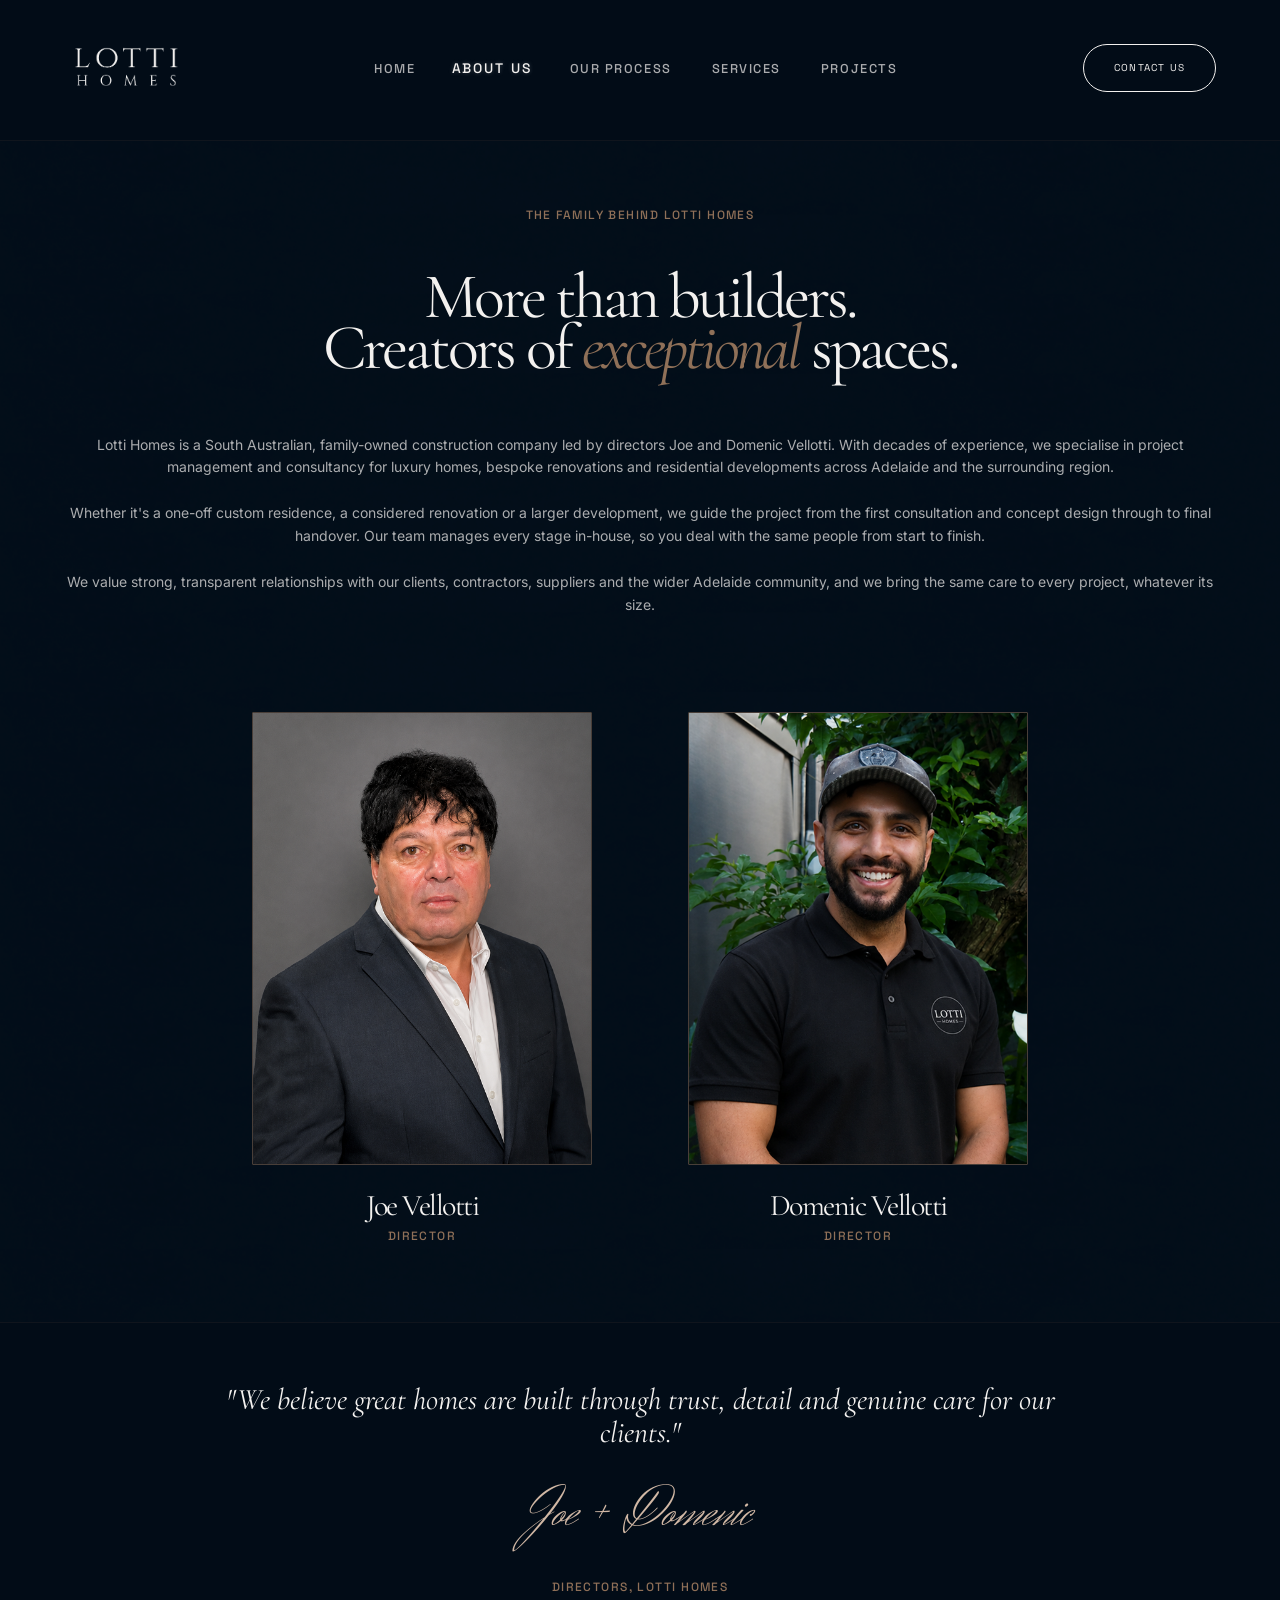
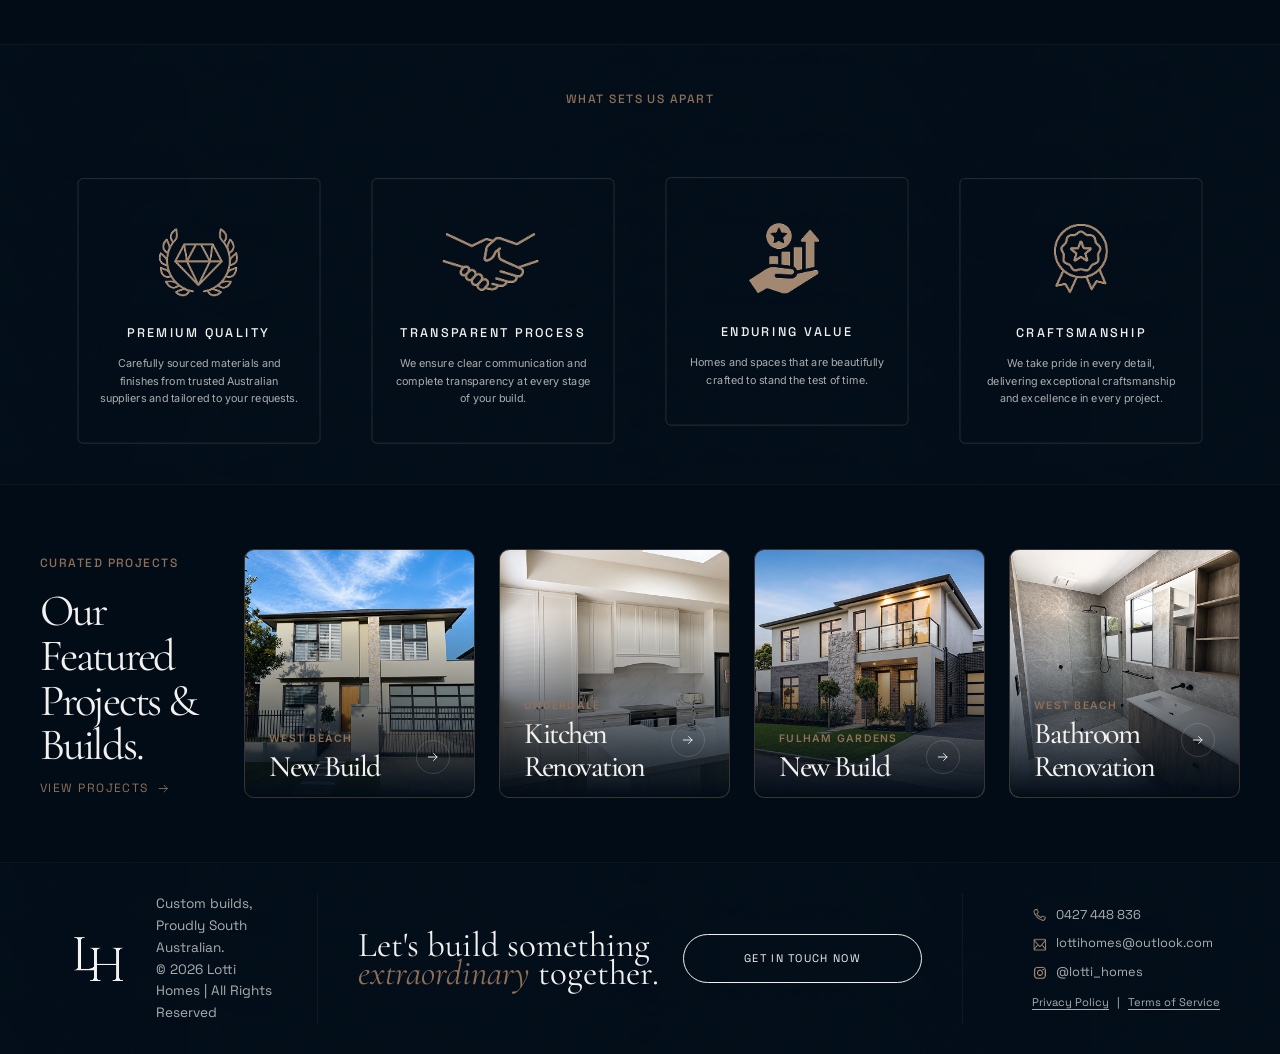
<file: about.html>
<!DOCTYPE html>
<html lang="en">
<head>
<meta charset="UTF-8">
<meta name="viewport" content="width=device-width, initial-scale=1.0">
<title>About Us | Lotti Homes — Family-Owned Builders, Adelaide</title>
<meta name="description" content="Lotti Homes is proudly South Australian and family-owned. Meet directors Joe and Domenic Vellotti and discover what sets our custom home building apart.">
<link rel="canonical" href="https://lottihomes.com/about">
<link rel="stylesheet" href="css/styles.css?v=4">
</head>
<body>

<!-- =========================================================
     NAV — reused verbatim, About Us marked active
     ========================================================= -->
<nav class="nav">
  <a href="/" class="nav__logo"><img src="images/mainlogo.png" alt="Lotti Homes"></a>
  <ul class="nav__links">
    <li><a href="/">Home</a></li>
    <li><a href="/about" class="is-active">About Us</a></li>
    <li><a href="/process">Our Process</a></li>
    <li><a href="/services">Services</a></li>
    <li><a href="/projects">Projects</a></li>
  </ul>
  <a href="/contact" class="nav__cta">Contact Us</a>
  <button class="nav__burger" id="navBurger" aria-label="Toggle menu" aria-expanded="false" aria-controls="mobileNav">
    <span></span><span></span><span></span>
  </button>
</nav>
<div class="nav-overlay" id="navOverlay"></div>
<div class="mobile-nav" id="mobileNav">
  <ul class="mobile-nav__links">
    <li><a href="/">Home</a></li>
    <li><a href="/about" class="is-active">About Us</a></li>
    <li><a href="/process">Our Process</a></li>
    <li><a href="/services">Services</a></li>
    <li><a href="/projects">Projects</a></li>
  </ul>
  <a href="/contact" class="btn btn--filled mobile-nav__cta">Contact Us</a>
</div>

<!-- =========================================================
     INTRO — THE FAMILY BEHIND LOTTI HOMES
     ========================================================= -->
<section class="edge-line-top has-overlay page-top-clearance">
<div class="section container about-intro">
  <div class="about-intro__header reveal">
    <span class="eyebrow">The Family Behind Lotti Homes</span>
    <h1>More than builders.<br>Creators of <em>exceptional</em> spaces.</h1>
  </div>

  <div class="about-intro__text">
    <p class="reveal" data-reveal-delay="0">Lotti Homes is a South Australian, family-owned construction company led by directors Joe and Domenic Vellotti. With decades of experience, we specialise in project management and consultancy for luxury homes, bespoke renovations and residential developments across Adelaide and the surrounding region.</p>
    <p class="reveal" data-reveal-delay="80">Whether it's a one-off custom residence, a considered renovation or a larger development, we guide the project from the first consultation and concept design through to final handover. Our team manages every stage in-house, so you deal with the same people from start to finish.</p>
    <p class="reveal" data-reveal-delay="160">We value strong, transparent relationships with our clients, contractors, suppliers and the wider Adelaide community, and we bring the same care to every project, whatever its size.</p>
  </div>

  <div class="directors">
    <div class="director">
      <div class="director__photo">
        <img src="images/about/aboutusjoe.png" alt="Joe Vellotti, Director of Lotti Homes">
      </div>
      <div class="director__info">
        <h3>Joe Vellotti</h3>
        <span class="eyebrow">Director</span>
      </div>
    </div>
    <div class="director">
      <div class="director__photo">
        <img src="images/about/aboutusdom.png" alt="Domenic Vellotti, Director of Lotti Homes">
      </div>
      <div class="director__info">
        <h3>Domenic Vellotti</h3>
        <span class="eyebrow">Director</span>
      </div>
    </div>
  </div>
</div>
</section>

<!-- =========================================================
     PULL QUOTE
     ========================================================= -->
<section class="section container about-quote">
  <p class="about-quote__text reveal-scale" data-reveal-delay="0">"We believe great homes are built through trust, detail and genuine care for our clients."</p>
  <p class="about-quote__signature reveal" data-reveal-delay="120">Joe + Domenic</p>
  <span class="eyebrow reveal" data-reveal-delay="180">Directors, Lotti Homes</span>
</section>

<!-- =========================================================
     WHAT SETS US APART
     ========================================================= -->
<section class="edge-line-bottom has-overlay">
<div class="section container apart-section">
  <div class="apart-heading reveal">
    <span class="eyebrow">What Sets Us Apart</span>
  </div>

  <div class="apart-grid">
    <div class="apart-card reveal-scale" data-reveal-delay="0">
      <img src="images/about/diamond.png" alt="">
      <h3>Premium Quality</h3>
      <p>Carefully sourced materials and finishes from trusted Australian suppliers and tailored to your requests.</p>
    </div>
    <div class="apart-card reveal-scale" data-reveal-delay="90">
      <img src="images/handshake.png" alt="">
      <h3>Transparent Process</h3>
      <p>We ensure clear communication and complete transparency at every stage of your build.</p>
    </div>
    <div class="apart-card reveal-scale" data-reveal-delay="180">
      <img src="images/about/value.png" alt="">
      <h3>Enduring Value</h3>
      <p>Homes and spaces that are beautifully crafted to stand the test of time.</p>
    </div>
    <div class="apart-card reveal-scale" data-reveal-delay="270">
      <img src="images/award.png" alt="">
      <h3>Craftsmanship</h3>
      <p>We take pride in every detail, delivering exceptional craftsmanship and excellence in every project.</p>
    </div>
  </div>
</div>
</section>

<!-- =========================================================
     CURATED PROJECTS — reused verbatim from the home page
     ========================================================= -->
<section class="section edge-line-bottom projects-section">
<div class="projects-bleed">
  <div class="projects-layout">
    <div class="projects-intro">
      <div>
        <span class="eyebrow">Curated Projects</span>
        <h2>Our Featured<br>Projects &amp; Builds.</h2>
      </div>
      <a href="/projects" class="projects-intro__link">
        View Projects
        <svg viewBox="0 0 24 24" fill="none" xmlns="http://www.w3.org/2000/svg">
          <path d="M4 12 H19 M13 6 L19 12 L13 18" stroke="currentColor" stroke-width="1.6" stroke-linecap="round" stroke-linejoin="round"/>
        </svg>
      </a>
    </div>

    <a href="/projects" class="gallery-card">
      <img src="images/home/homepagegallery4.png" alt="New build exterior, West Beach">
      <div class="gallery-card__scrim"></div>
      <div class="gallery-card__label">
        <div>
          <span>West Beach</span>
          <h3>New Build</h3>
        </div>
        <span class="gallery-card__arrow">
          <svg viewBox="0 0 24 24" fill="none" xmlns="http://www.w3.org/2000/svg">
            <path d="M4 12 H19 M13 6 L19 12 L13 18" stroke="currentColor" stroke-width="1.6" stroke-linecap="round" stroke-linejoin="round"/>
          </svg>
        </span>
      </div>
    </a>
    <a href="/projects" class="gallery-card">
      <img src="images/home/homepagegallery3.png" alt="Kitchen renovation, Underdale">
      <div class="gallery-card__scrim"></div>
      <div class="gallery-card__label">
        <div>
          <span>Underdale</span>
          <h3>Kitchen Renovation</h3>
        </div>
        <span class="gallery-card__arrow">
          <svg viewBox="0 0 24 24" fill="none" xmlns="http://www.w3.org/2000/svg">
            <path d="M4 12 H19 M13 6 L19 12 L13 18" stroke="currentColor" stroke-width="1.6" stroke-linecap="round" stroke-linejoin="round"/>
          </svg>
        </span>
      </div>
    </a>
    <a href="/projects" class="gallery-card">
      <img src="images/home/homepagegallery2.png" alt="New build exterior, Fulham Gardens">
      <div class="gallery-card__scrim"></div>
      <div class="gallery-card__label">
        <div>
          <span>Fulham Gardens</span>
          <h3>New Build</h3>
        </div>
        <span class="gallery-card__arrow">
          <svg viewBox="0 0 24 24" fill="none" xmlns="http://www.w3.org/2000/svg">
            <path d="M4 12 H19 M13 6 L19 12 L13 18" stroke="currentColor" stroke-width="1.6" stroke-linecap="round" stroke-linejoin="round"/>
          </svg>
        </span>
      </div>
    </a>
    <a href="/projects" class="gallery-card">
      <img src="images/home/homepagegallery1.png" alt="Bathroom renovation, West Beach">
      <div class="gallery-card__scrim"></div>
      <div class="gallery-card__label">
        <div>
          <span>West Beach</span>
          <h3>Bathroom Renovation</h3>
        </div>
        <span class="gallery-card__arrow">
          <svg viewBox="0 0 24 24" fill="none" xmlns="http://www.w3.org/2000/svg">
            <path d="M4 12 H19 M13 6 L19 12 L13 18" stroke="currentColor" stroke-width="1.6" stroke-linecap="round" stroke-linejoin="round"/>
          </svg>
        </span>
      </div>
    </a>
  </div>
</div>
</section>

<!-- =========================================================
     FOOTER 
     ========================================================= -->
<footer class="footer has-overlay">
  <div class="footer__grid">
    <div class="footer__brand">
      <img src="images/minilogo.png" alt="Lotti Homes">
      <div>
        <p class="footer__contact">Custom builds,<br>Proudly South Australian.</p>
        <p class="footer__contact">© 2026 Lotti Homes | All Rights Reserved</p>
      </div>
    </div>

    <div class="footer__divider" aria-hidden="true"></div>

    <div class="footer__cta">
      <p>Let's build something<br><em style="font-family:var(--font-display); font-style:italic; color:var(--color-brown);">extraordinary</em> together.</p>
      <a href="/contact" class="btn btn--outline">Get In Touch Now</a>
    </div>

    <div class="footer__divider" aria-hidden="true"></div>

    <div class="footer__icons">
      <span><img src="images/phone.png" alt="">0427 448 836</span>
      <a href="mailto:lottihomes@outlook.com"><img src="images/mail.png" alt="">lottihomes@outlook.com</a>
      <a href="https://instagram.com/lotti_homes" target="_blank" rel="noopener"><img src="images/instagram.png" alt="">@lotti_homes</a>
      <div class="footer__legal"><a href="/privacy">Privacy Policy</a><span aria-hidden="true">|</span><a href="/terms">Terms of Service</a></div>
    </div>
  </div>
</footer>

<script src="js/main.js"></script>
</body>
</html>
</file>
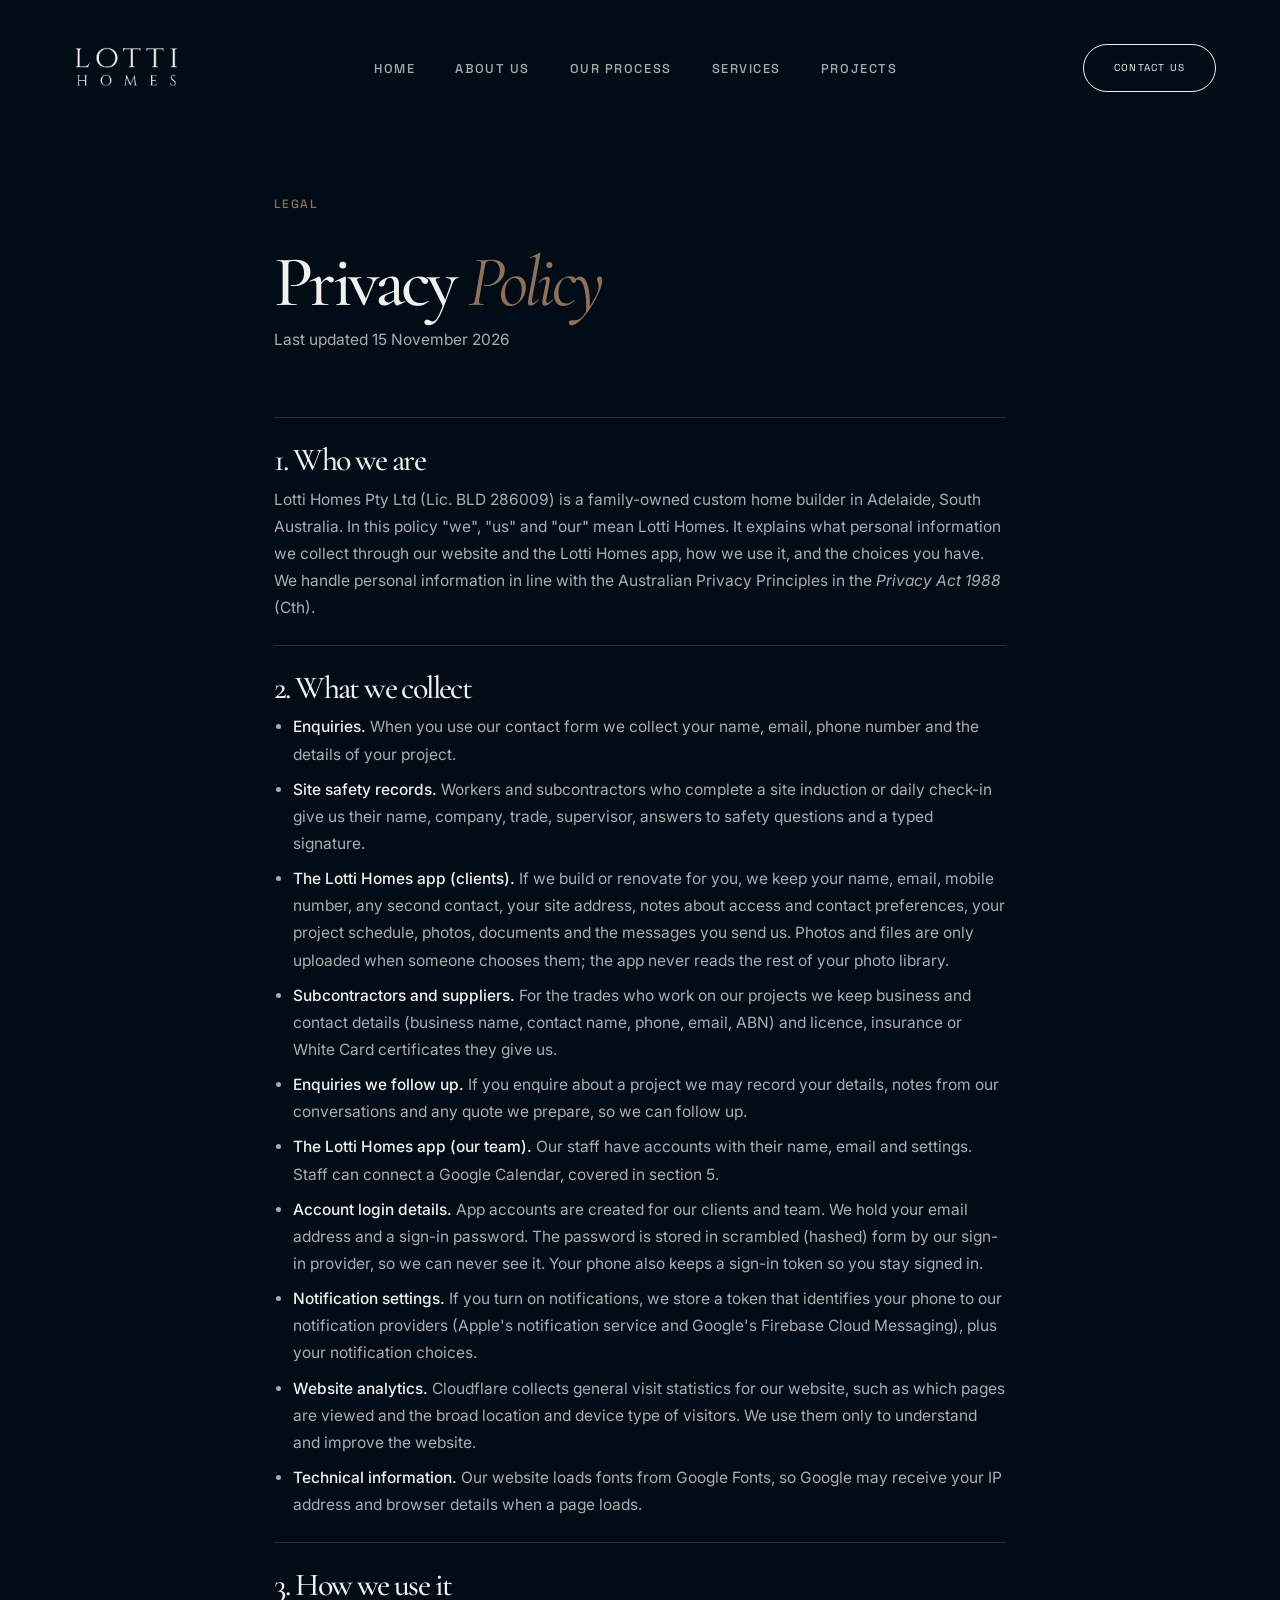
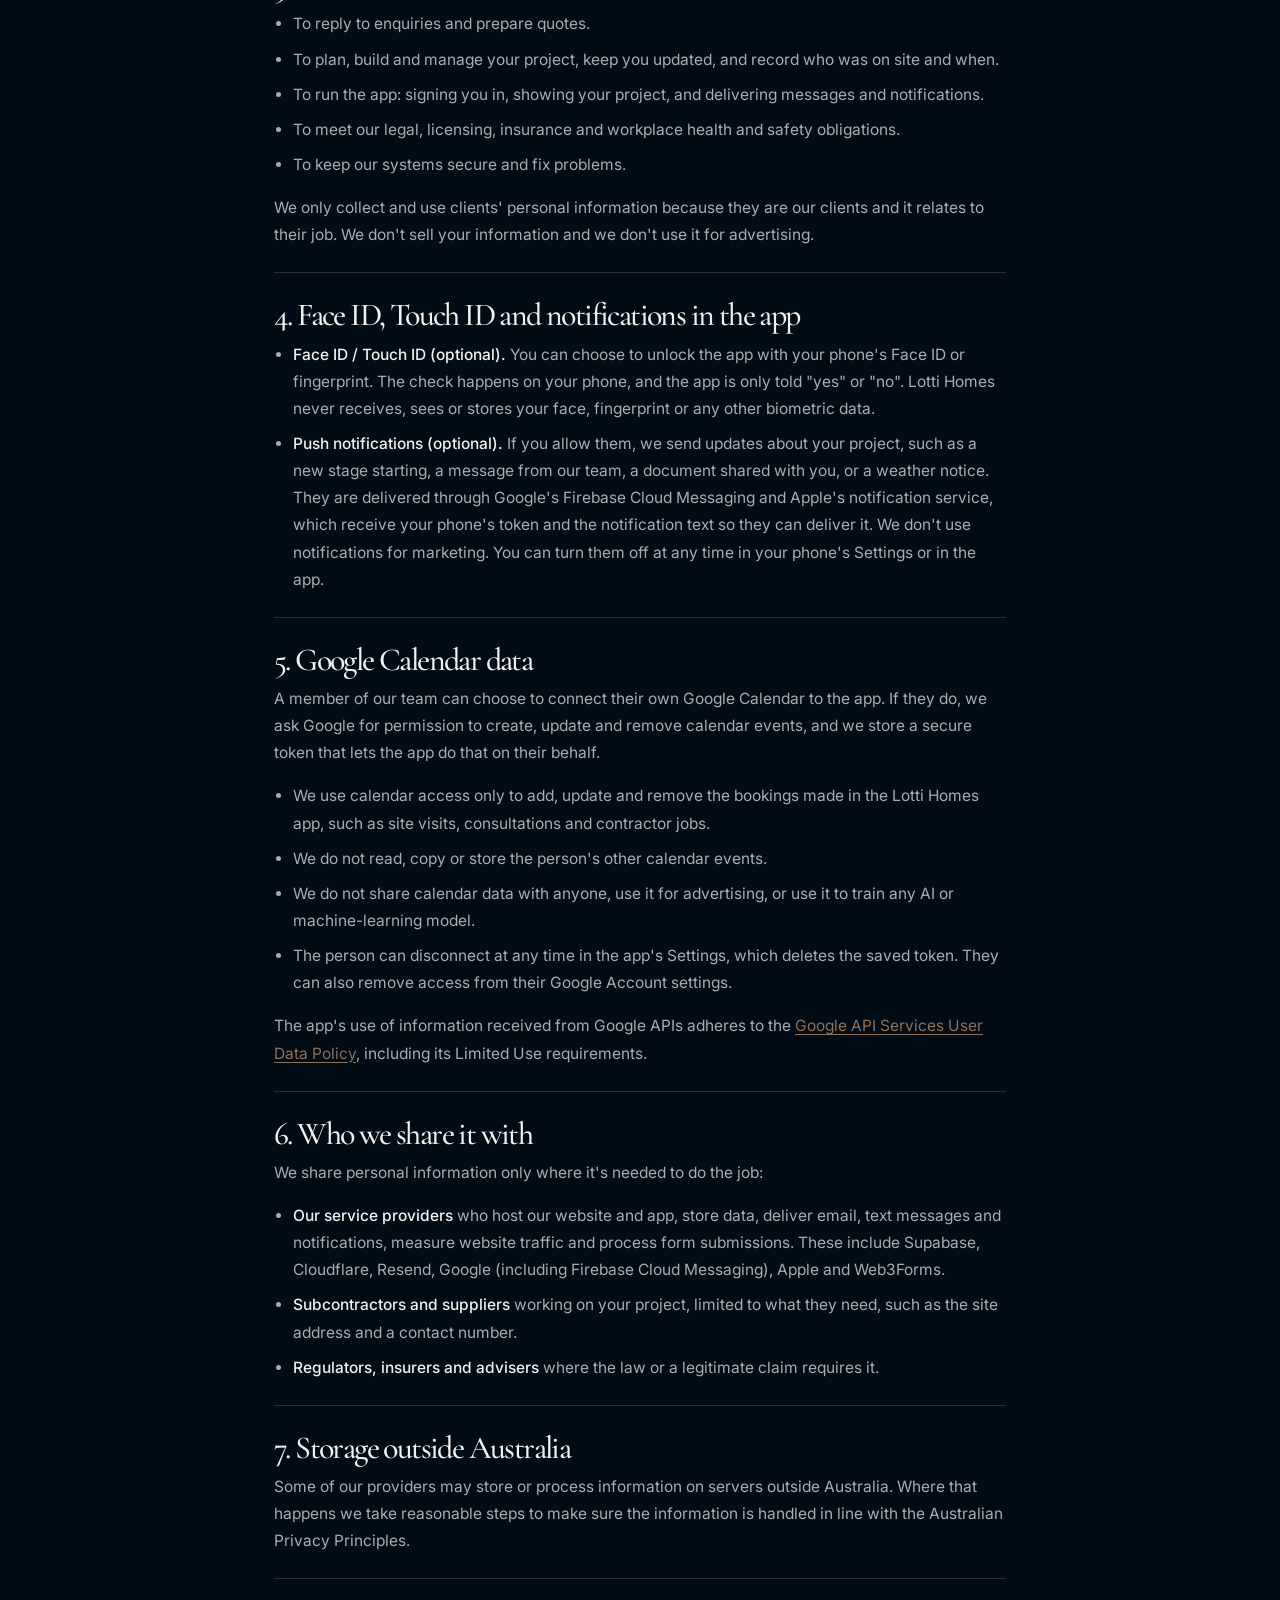
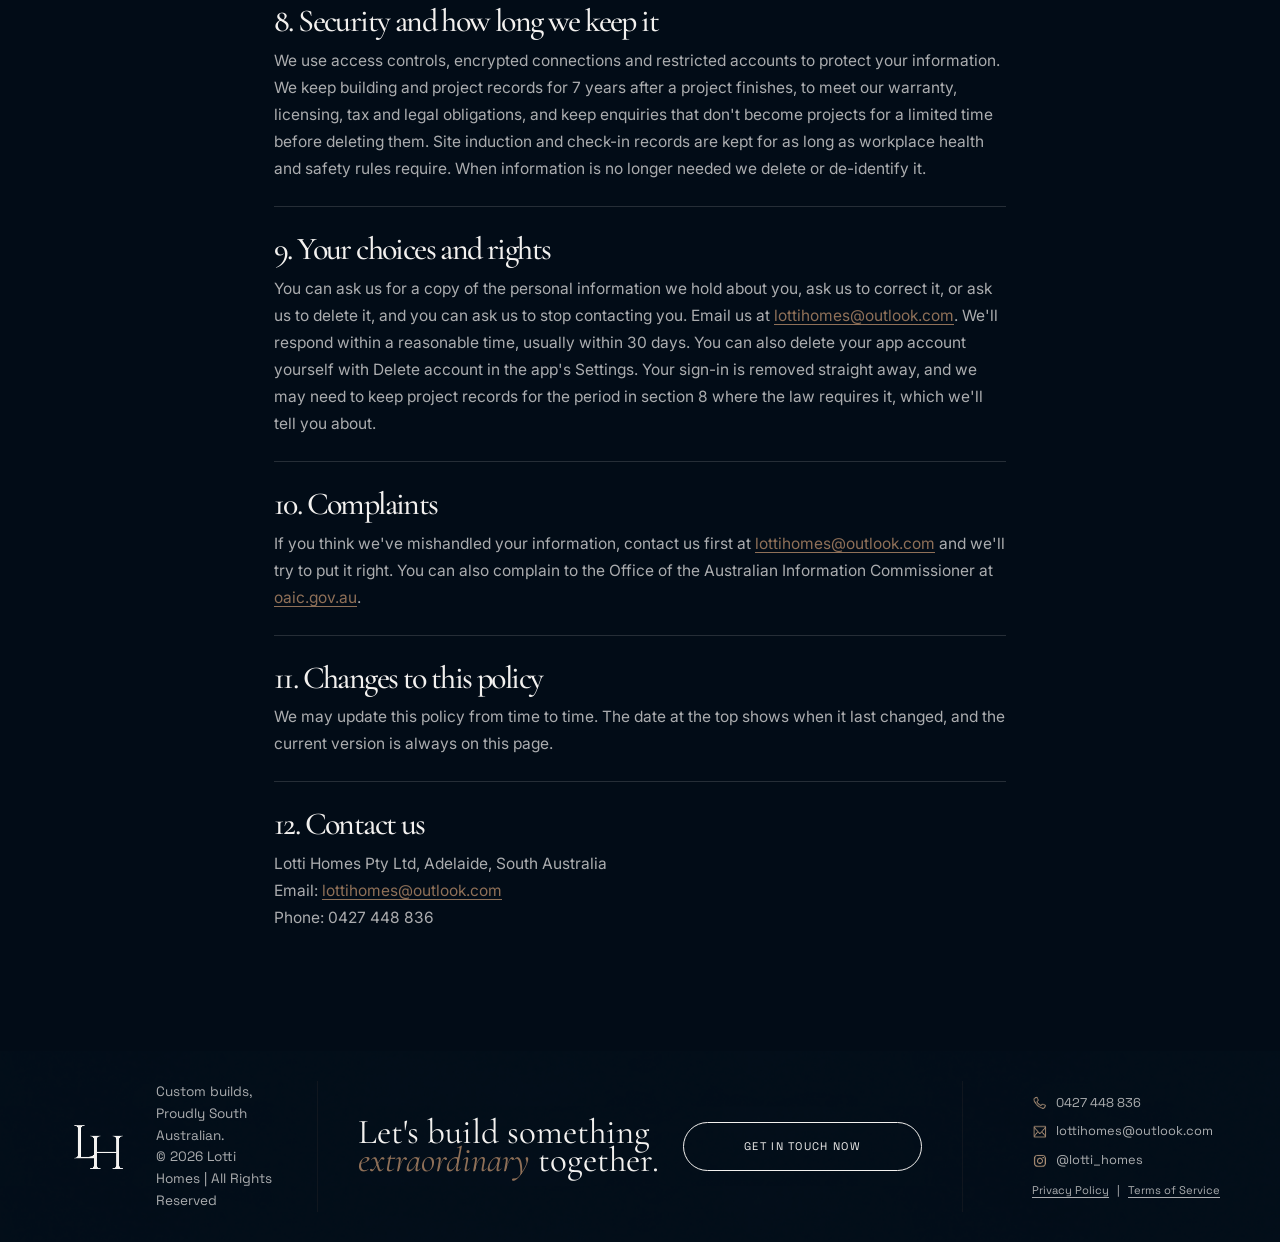
<file: privacy.html>
<!DOCTYPE html>
<html lang="en">
<head>
<meta charset="UTF-8">
<meta name="viewport" content="width=device-width, initial-scale=1.0">
<title>Privacy Policy | Lotti Homes</title>
<meta name="description" content="How Lotti Homes collects, uses and protects your personal information, including Google Calendar data used by the Lotti Homes app.">
<link rel="canonical" href="https://lottihomes.com/privacy">
<link rel="stylesheet" href="css/styles.css?v=4">
</head>
<body>

<nav class="nav">
  <a href="/" class="nav__logo"><img src="images/mainlogo.png" alt="Lotti Homes"></a>
  <ul class="nav__links">
    <li><a href="/">Home</a></li>
    <li><a href="/about">About Us</a></li>
    <li><a href="/process">Our Process</a></li>
    <li><a href="/services">Services</a></li>
    <li><a href="/projects">Projects</a></li>
  </ul>
  <a href="/contact" class="nav__cta">Contact Us</a>
  <button class="nav__burger" id="navBurger" aria-label="Toggle menu" aria-expanded="false" aria-controls="mobileNav">
    <span></span><span></span><span></span>
  </button>
</nav>
<div class="nav-overlay" id="navOverlay"></div>
<div class="mobile-nav" id="mobileNav">
  <ul class="mobile-nav__links">
    <li><a href="/">Home</a></li>
    <li><a href="/about">About Us</a></li>
    <li><a href="/process">Our Process</a></li>
    <li><a href="/services">Services</a></li>
    <li><a href="/projects">Projects</a></li>
  </ul>
  <a href="/contact" class="btn btn--filled mobile-nav__cta">Contact Us</a>
</div>


<main class="legal">
  <div class="container legal__inner">
    <span class="eyebrow">Legal</span>
    <h1>Privacy <em>Policy</em></h1>
    <p class="legal__updated">Last updated 15 November 2026</p>

    <section>
      <h2>1. Who we are</h2>
      <p>Lotti Homes Pty Ltd (Lic. BLD 286009) is a family-owned custom home builder in Adelaide, South Australia. In this policy "we", "us" and "our" mean Lotti Homes. It explains what personal information we collect through our website and the Lotti Homes app, how we use it, and the choices you have. We handle personal information in line with the Australian Privacy Principles in the <em>Privacy Act 1988</em> (Cth).</p>
    </section>

    <section>
      <h2>2. What we collect</h2>
      <ul>
        <li><strong>Enquiries.</strong> When you use our contact form we collect your name, email, phone number and the details of your project.</li>
        <li><strong>Site safety records.</strong> Workers and subcontractors who complete a site induction or daily check-in give us their name, company, trade, supervisor, answers to safety questions and a typed signature.</li>
        <li><strong>The Lotti Homes app (clients).</strong> If we build or renovate for you, we keep your name, email, mobile number, any second contact, your site address, notes about access and contact preferences, your project schedule, photos, documents and the messages you send us. Photos and files are only uploaded when someone chooses them; the app never reads the rest of your photo library.</li>
        <li><strong>Subcontractors and suppliers.</strong> For the trades who work on our projects we keep business and contact details (business name, contact name, phone, email, ABN) and licence, insurance or White Card certificates they give us.</li>
        <li><strong>Enquiries we follow up.</strong> If you enquire about a project we may record your details, notes from our conversations and any quote we prepare, so we can follow up.</li>
        <li><strong>The Lotti Homes app (our team).</strong> Our staff have accounts with their name, email and settings. Staff can connect a Google Calendar, covered in section 5.</li>
        <li><strong>Account login details.</strong> App accounts are created for our clients and team. We hold your email address and a sign-in password. The password is stored in scrambled (hashed) form by our sign-in provider, so we can never see it. Your phone also keeps a sign-in token so you stay signed in.</li>
        <li><strong>Notification settings.</strong> If you turn on notifications, we store a token that identifies your phone to our notification providers (Apple's notification service and Google's Firebase Cloud Messaging), plus your notification choices.</li>
        <li><strong>Website analytics.</strong> Cloudflare collects general visit statistics for our website, such as which pages are viewed and the broad location and device type of visitors. We use them only to understand and improve the website.</li>
        <li><strong>Technical information.</strong> Our website loads fonts from Google Fonts, so Google may receive your IP address and browser details when a page loads.</li>
      </ul>
    </section>

    <section>
      <h2>3. How we use it</h2>
      <ul>
        <li>To reply to enquiries and prepare quotes.</li>
        <li>To plan, build and manage your project, keep you updated, and record who was on site and when.</li>
        <li>To run the app: signing you in, showing your project, and delivering messages and notifications.</li>
        <li>To meet our legal, licensing, insurance and workplace health and safety obligations.</li>
        <li>To keep our systems secure and fix problems.</li>
      </ul>
      <p>We only collect and use clients' personal information because they are our clients and it relates to their job. We don't sell your information and we don't use it for advertising.</p>
    </section>

    <section>
      <h2>4. Face ID, Touch ID and notifications in the app</h2>
      <ul>
        <li><strong>Face ID / Touch ID (optional).</strong> You can choose to unlock the app with your phone's Face ID or fingerprint. The check happens on your phone, and the app is only told "yes" or "no". Lotti Homes never receives, sees or stores your face, fingerprint or any other biometric data.</li>
        <li><strong>Push notifications (optional).</strong> If you allow them, we send updates about your project, such as a new stage starting, a message from our team, a document shared with you, or a weather notice. They are delivered through Google's Firebase Cloud Messaging and Apple's notification service, which receive your phone's token and the notification text so they can deliver it. We don't use notifications for marketing. You can turn them off at any time in your phone's Settings or in the app.</li>
      </ul>
    </section>

    <section>
      <h2>5. Google Calendar data</h2>
      <p>A member of our team can choose to connect their own Google Calendar to the app. If they do, we ask Google for permission to create, update and remove calendar events, and we store a secure token that lets the app do that on their behalf.</p>
      <ul>
        <li>We use calendar access only to add, update and remove the bookings made in the Lotti Homes app, such as site visits, consultations and contractor jobs.</li>
        <li>We do not read, copy or store the person's other calendar events.</li>
        <li>We do not share calendar data with anyone, use it for advertising, or use it to train any AI or machine-learning model.</li>
        <li>The person can disconnect at any time in the app's Settings, which deletes the saved token. They can also remove access from their Google Account settings.</li>
      </ul>
      <p>The app's use of information received from Google APIs adheres to the <a href="https://developers.google.com/terms/api-services-user-data-policy" target="_blank" rel="noopener">Google API Services User Data Policy</a>, including its Limited Use requirements.</p>
    </section>

    <section>
      <h2>6. Who we share it with</h2>
      <p>We share personal information only where it's needed to do the job:</p>
      <ul>
        <li><strong>Our service providers</strong> who host our website and app, store data, deliver email, text messages and notifications, measure website traffic and process form submissions. These include Supabase, Cloudflare, Resend, Google (including Firebase Cloud Messaging), Apple and Web3Forms.</li>
        <li><strong>Subcontractors and suppliers</strong> working on your project, limited to what they need, such as the site address and a contact number.</li>
        <li><strong>Regulators, insurers and advisers</strong> where the law or a legitimate claim requires it.</li>
      </ul>
    </section>

    <section>
      <h2>7. Storage outside Australia</h2>
      <p>Some of our providers may store or process information on servers outside Australia. Where that happens we take reasonable steps to make sure the information is handled in line with the Australian Privacy Principles.</p>
    </section>

    <section>
      <h2>8. Security and how long we keep it</h2>
      <p>We use access controls, encrypted connections and restricted accounts to protect your information. We keep building and project records for 7 years after a project finishes, to meet our warranty, licensing, tax and legal obligations, and keep enquiries that don't become projects for a limited time before deleting them. Site induction and check-in records are kept for as long as workplace health and safety rules require. When information is no longer needed we delete or de-identify it.</p>
    </section>

    <section>
      <h2>9. Your choices and rights</h2>
      <p>You can ask us for a copy of the personal information we hold about you, ask us to correct it, or ask us to delete it, and you can ask us to stop contacting you. Email us at <a href="mailto:lottihomes@outlook.com">lottihomes@outlook.com</a>. We'll respond within a reasonable time, usually within 30 days. You can also delete your app account yourself with Delete account in the app's Settings. Your sign-in is removed straight away, and we may need to keep project records for the period in section 8 where the law requires it, which we'll tell you about.</p>
    </section>

    <section>
      <h2>10. Complaints</h2>
      <p>If you think we've mishandled your information, contact us first at <a href="mailto:lottihomes@outlook.com">lottihomes@outlook.com</a> and we'll try to put it right. You can also complain to the Office of the Australian Information Commissioner at <a href="https://www.oaic.gov.au" target="_blank" rel="noopener">oaic.gov.au</a>.</p>
    </section>

    <section>
      <h2>11. Changes to this policy</h2>
      <p>We may update this policy from time to time. The date at the top shows when it last changed, and the current version is always on this page.</p>
    </section>

    <section>
      <h2>12. Contact us</h2>
      <p>Lotti Homes Pty Ltd, Adelaide, South Australia<br>Email: <a href="mailto:lottihomes@outlook.com">lottihomes@outlook.com</a><br>Phone: 0427 448 836</p>
    </section>
  </div>
</main>

<footer class="footer has-overlay">
  <div class="footer__grid">
    <div class="footer__brand">
      <img src="images/minilogo.png" alt="Lotti Homes">
      <div>
        <p class="footer__contact">Custom builds,<br>Proudly South Australian.</p>
        <p class="footer__contact">© 2026 Lotti Homes | All Rights Reserved</p>
      </div>
    </div>

    <div class="footer__divider" aria-hidden="true"></div>

    <div class="footer__cta">
      <p>Let's build something<br><em style="font-family:var(--font-display); font-style:italic; color:var(--color-brown);">extraordinary</em> together.</p>
      <a href="/contact" class="btn btn--outline">Get In Touch Now</a>
    </div>

    <div class="footer__divider" aria-hidden="true"></div>

    <div class="footer__icons">
      <span><img src="images/phone.png" alt="">0427 448 836</span>
      <a href="mailto:lottihomes@outlook.com"><img src="images/mail.png" alt="">lottihomes@outlook.com</a>
      <a href="https://instagram.com/lotti_homes" target="_blank" rel="noopener"><img src="images/instagram.png" alt="">@lotti_homes</a>
      <div class="footer__legal"><a href="/privacy">Privacy Policy</a><span aria-hidden="true">|</span><a href="/terms">Terms of Service</a></div>
    </div>
  </div>
</footer>

<script src="js/main.js"></script>
</body>
</html>
</file>
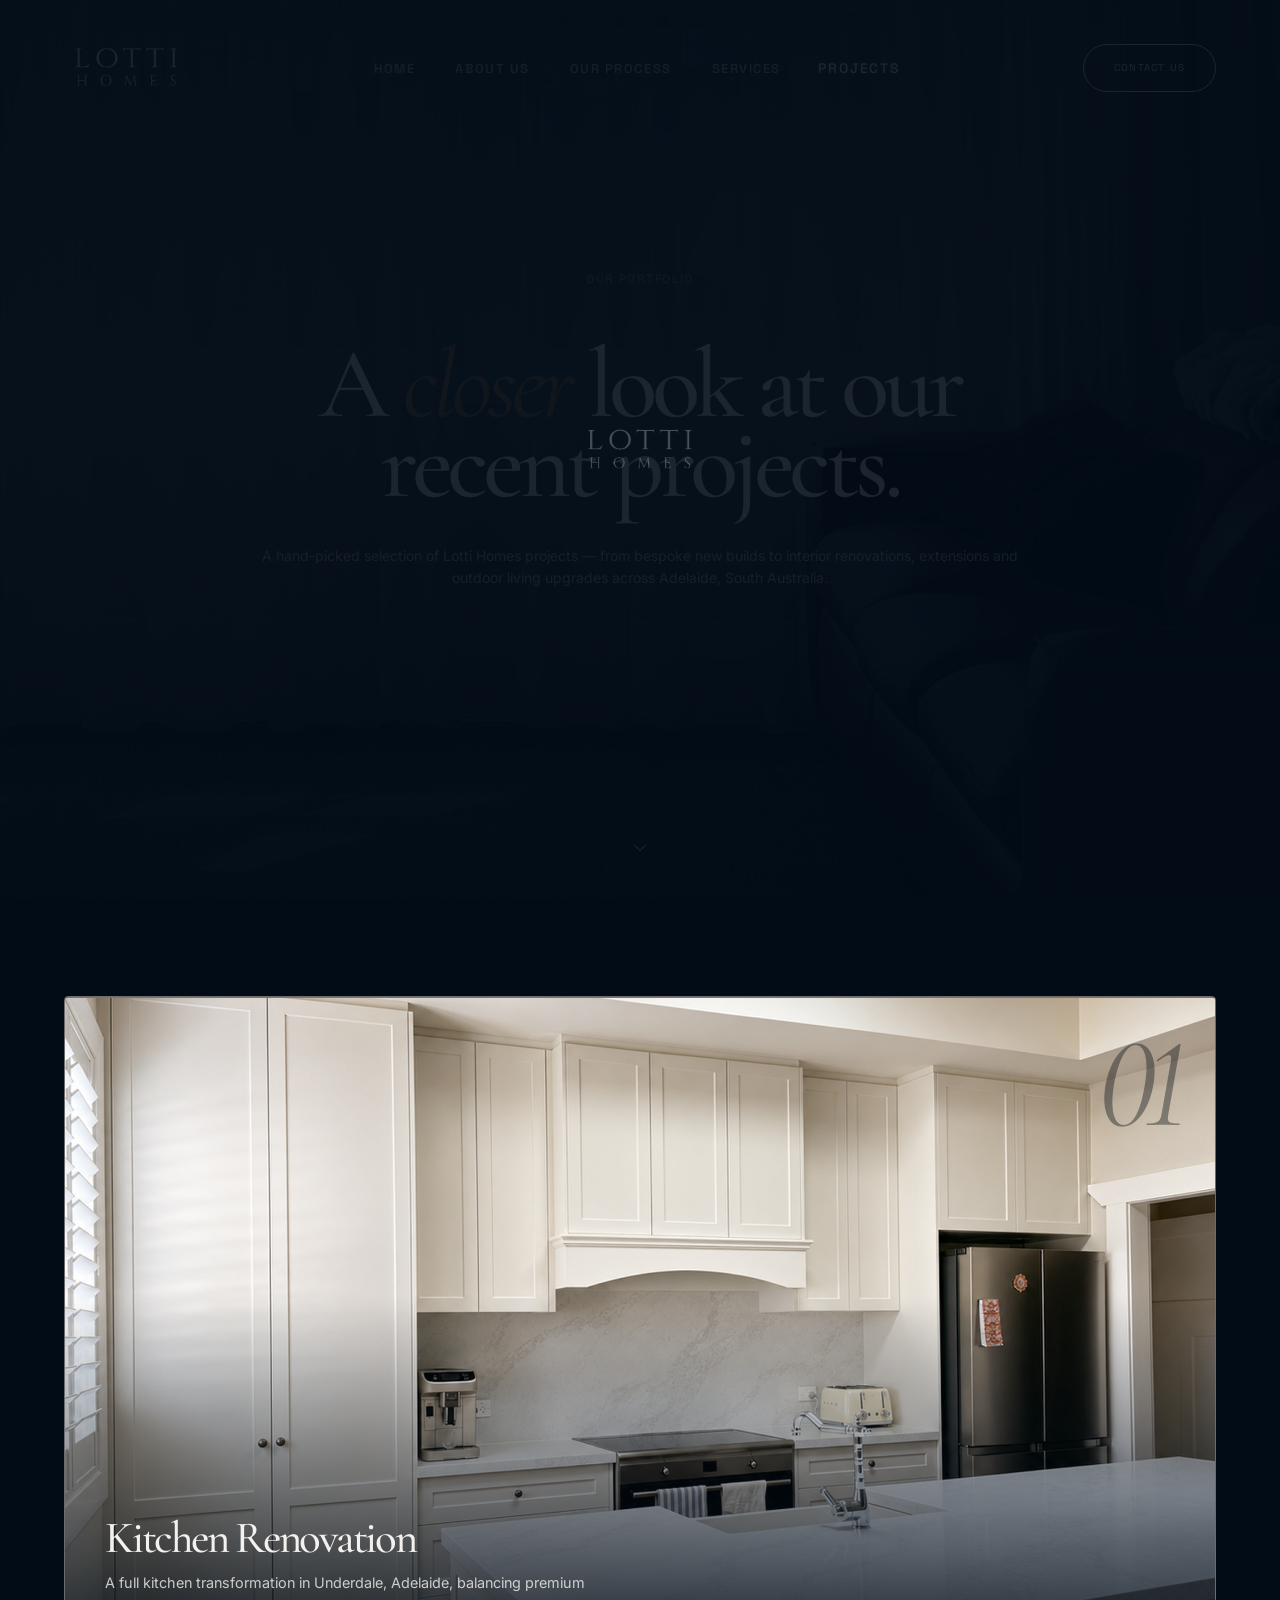
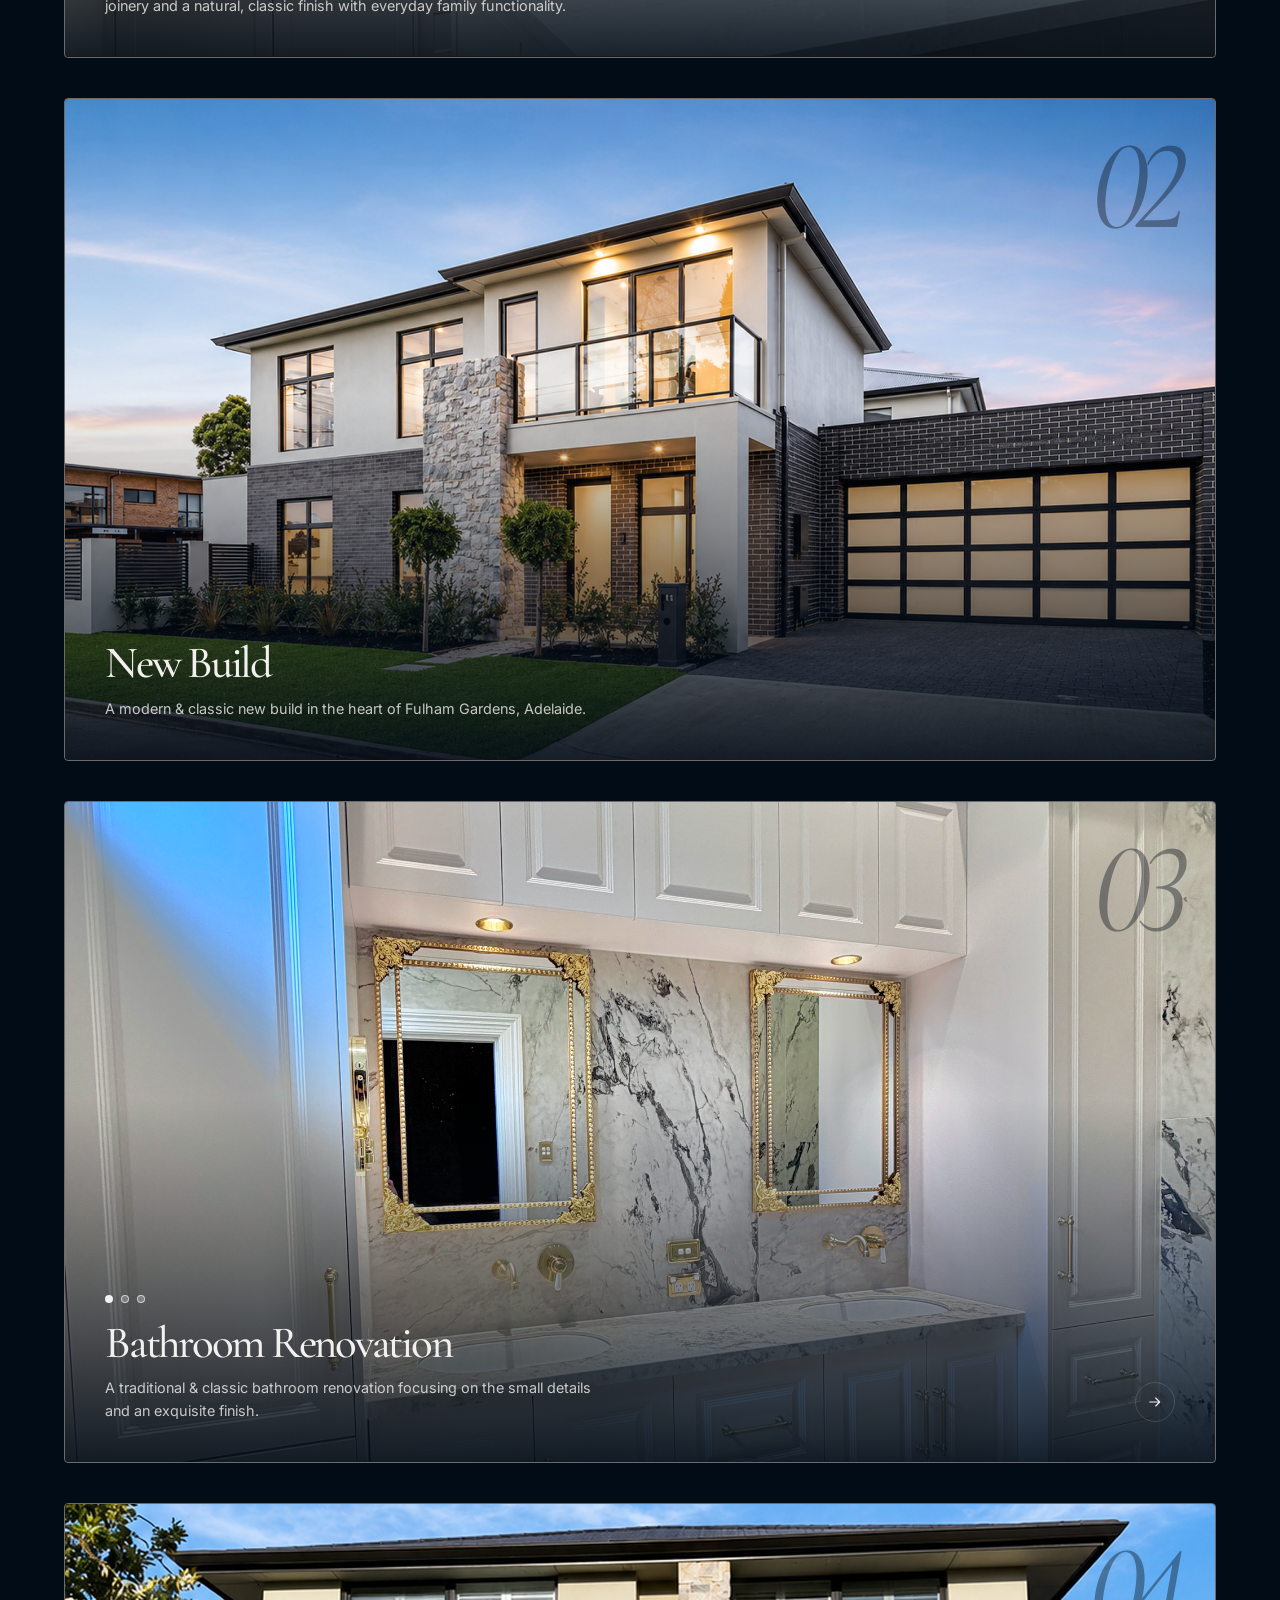
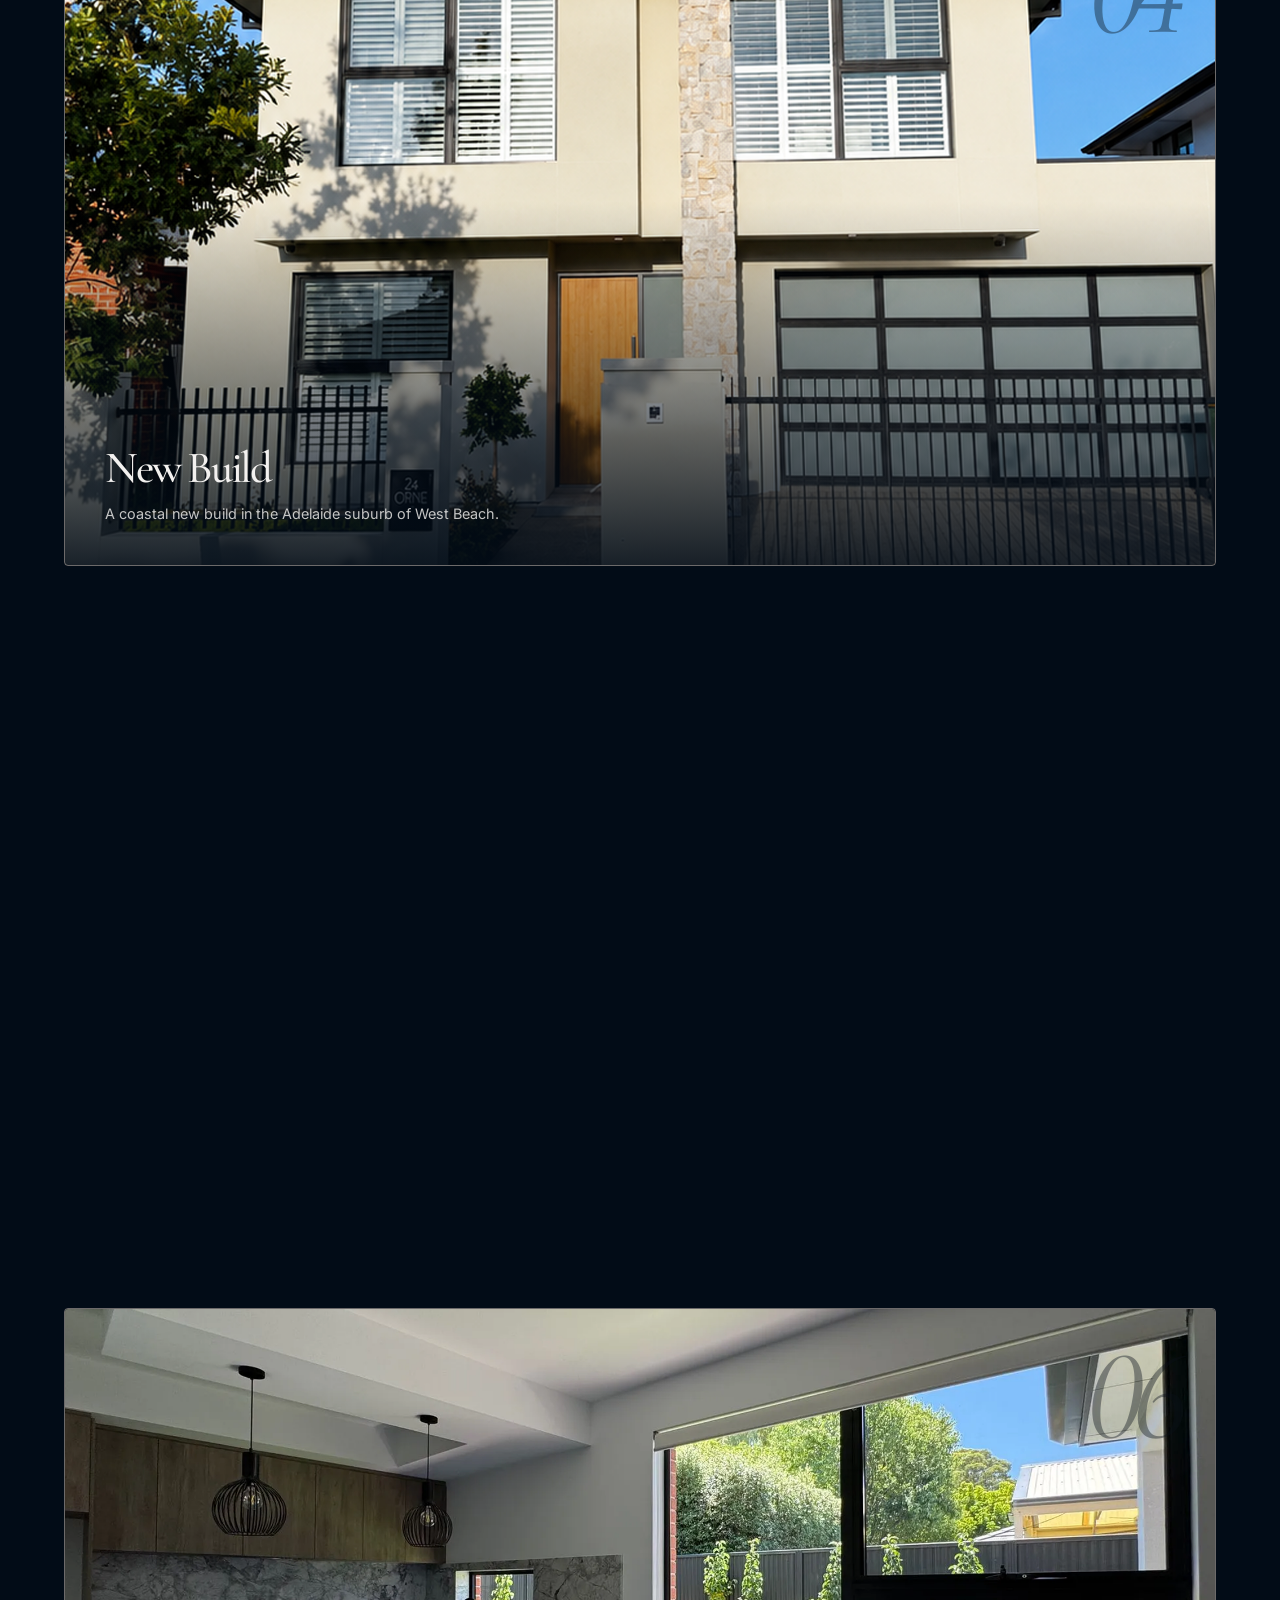
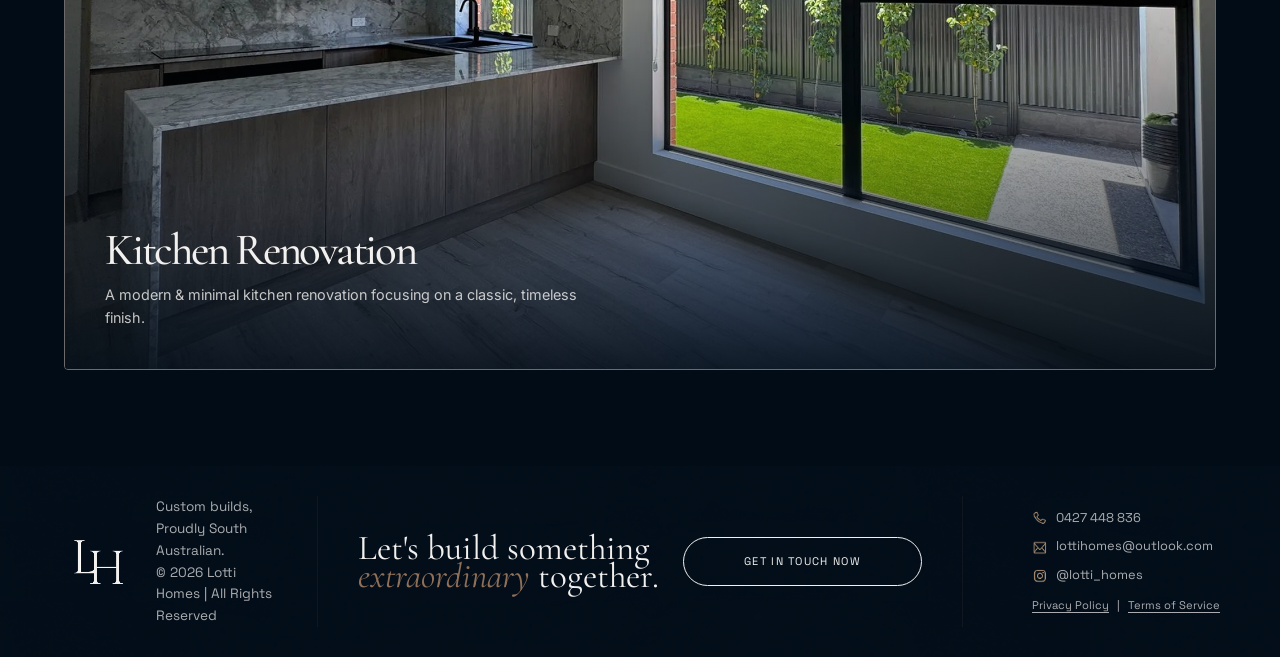
<file: projects.html>
<!DOCTYPE html>
<html lang="en">
<head>
<meta charset="UTF-8">
<meta name="viewport" content="width=device-width, initial-scale=1.0">
<title>Projects | Lotti Homes — Portfolio of Adelaide Builds &amp; Renovations</title>
<meta name="description" content="A hand-picked selection of Lotti Homes projects — from bespoke new builds to interior renovations, extensions and outdoor living upgrades across Adelaide, South Australia.">
<link rel="canonical" href="https://lottihomes.com/projects">
<link rel="stylesheet" href="css/styles.css?v=4">
</head>
<body>

<!-- =========================================================
     INTRO PRELOADER — identical to the other pages.
     ========================================================= -->
<div id="intro-preloader">
  <svg width="1920" height="1080" viewBox="0 0 1920 1080" preserveAspectRatio="xMidYMid slice" xmlns="http://www.w3.org/2000/svg" xmlns:xlink="http://www.w3.org/1999/xlink">
    <defs>
      <image id="logoSrc" href="images/mainlogo.png" x="883.56" y="503.17" width="152.88" height="73.66"/>
      <mask id="revealMask" maskUnits="userSpaceOnUse">
        <rect x="873.56" y="473.17" width="0" height="133.66" fill="white">
          <animate attributeName="width" from="0" to="222.88" begin="0.12s" dur="1.3s" calcMode="spline" keySplines="0.22 1 0.36 1" fill="freeze"/>
        </rect>
      </mask>
    </defs>
    <rect id="bg" x="0" y="0" width="1920" height="1080" fill="#020C17">
      <animate attributeName="opacity" from="1" to="0" begin="1.9s" dur="0.6s" calcMode="spline" keySplines="0.5 0 0.35 1" fill="freeze"/>
    </rect>
    <g id="logoWrap">
      <animate attributeName="opacity" from="1" to="0" begin="1.75s" dur="0.3s" calcMode="spline" keySplines="0.4 0 0.6 1" fill="freeze"/>
      <g mask="url(#revealMask)">
        <use href="#logoSrc"/>
      </g>
    </g>
  </svg>
</div>

<!-- =========================================================
     NAV — reused verbatim, Projects marked active
     ========================================================= -->
<nav class="nav">
  <a href="/" class="nav__logo"><img src="images/mainlogo.png" alt="Lotti Homes"></a>
  <ul class="nav__links">
    <li><a href="/">Home</a></li>
    <li><a href="/about">About Us</a></li>
    <li><a href="/process">Our Process</a></li>
    <li><a href="/services">Services</a></li>
    <li><a href="/projects" class="is-active">Projects</a></li>
  </ul>
  <a href="/contact" class="nav__cta">Contact Us</a>
  <button class="nav__burger" id="navBurger" aria-label="Toggle menu" aria-expanded="false" aria-controls="mobileNav">
    <span></span><span></span><span></span>
  </button>
</nav>
<div class="nav-overlay" id="navOverlay"></div>
<div class="mobile-nav" id="mobileNav">
  <ul class="mobile-nav__links">
    <li><a href="/">Home</a></li>
    <li><a href="/about">About Us</a></li>
    <li><a href="/process">Our Process</a></li>
    <li><a href="/services">Services</a></li>
    <li><a href="/projects" class="is-active">Projects</a></li>
  </ul>
  <a href="/contact" class="btn btn--filled mobile-nav__cta">Contact Us</a>
</div>

<!-- =========================================================
     HERO
     ========================================================= -->
<header class="hero hero--fullscreen">
  <img class="hero__media" src="images/projects/projecthero.png" alt="Living room styled by Lotti Homes">
  <div class="hero__scrim"></div>
  <div class="portfolio-hero__content">
    <span class="eyebrow">Our Portfolio</span>
    <h1>A <em>closer</em> look at our<br>recent projects.</h1>
    <p>A hand-picked selection of Lotti Homes projects — from bespoke new builds to interior renovations, extensions and outdoor living upgrades across Adelaide, South Australia.</p>
  </div>
  <div class="portfolio-hero__scroll-cue" aria-hidden="true">
    <svg viewBox="0 0 24 24" fill="none" xmlns="http://www.w3.org/2000/svg">
      <path d="M6 9 L12 15 L18 9" stroke="currentColor" stroke-width="1.6" stroke-linecap="round" stroke-linejoin="round"/>
    </svg>
  </div>
</header>

<!-- =========================================================
     PORTFOLIO LIST
     ========================================================= -->
<section class="section container">
  <div class="portfolio-list">

    <div class="portfolio-card reveal" data-reveal-delay="0">
      <div class="portfolio-card__slider">
        <img class="portfolio-card__img is-active" src="images/projects/galleryimage1.png" alt="Kitchen renovation in Underdale, Adelaide">
      </div>
      <div class="portfolio-card__scrim"></div>
      <span class="portfolio-card__number">01</span>
      <div class="portfolio-card__bottom">
      <div class="portfolio-card__controls">
        <div class="portfolio-dots">
          <button class="portfolio-dot is-active" aria-label="Image 1"></button>
        </div>
      </div>
            <div class="portfolio-card__content">
        <h2>Kitchen Renovation</h2>
        <p>A full kitchen transformation in Underdale, Adelaide, balancing premium joinery and a natural, classic finish with everyday family functionality.</p>
      </div>
    </div>
      <button type="button" class="portfolio-card__view" aria-label="Next image">
        <svg viewBox="0 0 24 24" fill="none" xmlns="http://www.w3.org/2000/svg">
          <path d="M4 12 H19 M13 6 L19 12 L13 18" stroke="currentColor" stroke-width="1.6" stroke-linecap="round" stroke-linejoin="round"/>
        </svg>
      </button>
    </div>

    <div class="portfolio-card reveal" data-reveal-delay="90">
      <div class="portfolio-card__slider">
        <img class="portfolio-card__img is-active" src="images/projects/galleryimage2.png" alt="New build in Fulham Gardens, Adelaide">
      </div>
      <div class="portfolio-card__scrim"></div>
      <span class="portfolio-card__number">02</span>
      <div class="portfolio-card__bottom">
      <div class="portfolio-card__controls">
        <div class="portfolio-dots">
          <button class="portfolio-dot is-active" aria-label="Image 1"></button>
        </div>
      </div>
            <div class="portfolio-card__content">
        <h2>New Build</h2>
        <p>A modern &amp; classic new build in the heart of Fulham Gardens, Adelaide.</p>
      </div>
    </div>
      <button type="button" class="portfolio-card__view" aria-label="Next image">
        <svg viewBox="0 0 24 24" fill="none" xmlns="http://www.w3.org/2000/svg">
          <path d="M4 12 H19 M13 6 L19 12 L13 18" stroke="currentColor" stroke-width="1.6" stroke-linecap="round" stroke-linejoin="round"/>
        </svg>
      </button>
    </div>

    <div class="portfolio-card reveal" data-reveal-delay="180">
      <div class="portfolio-card__slider">
        <img class="portfolio-card__img is-active" src="images/projects/bathroomrenovation2.png" alt="New build in Fulham Gardens, Adelaide">
        <img class="portfolio-card__img" src="images/projects/bathroomrenovation2.1.png" alt="Bathroom renovation in West Beach, Adelaide">
        <img class="portfolio-card__img" src="images/projects/bathroomrenovation2.2.png" alt="Bathroom renovation in West Beach, Adelaide">
      </div>
      <div class="portfolio-card__scrim"></div>
      <span class="portfolio-card__number">03</span>
      <div class="portfolio-card__bottom">
      <div class="portfolio-card__controls">
        <div class="portfolio-dots">
          <button class="portfolio-dot is-active" aria-label="Image 1"></button>
          <button class="portfolio-dot" aria-label="Image 2"></button>
          <button class="portfolio-dot" aria-label="Image 3"></button>
        </div>
      </div>
            <div class="portfolio-card__content">
        <h2>Bathroom Renovation</h2>
        <p>A traditional &amp; classic bathroom renovation focusing on the small details and an exquisite finish.</p>
      </div>
    </div>
      <button type="button" class="portfolio-card__view" aria-label="Next image">
        <svg viewBox="0 0 24 24" fill="none" xmlns="http://www.w3.org/2000/svg">
          <path d="M4 12 H19 M13 6 L19 12 L13 18" stroke="currentColor" stroke-width="1.6" stroke-linecap="round" stroke-linejoin="round"/>
        </svg>
      </button>
    </div>

    <div class="portfolio-card reveal" data-reveal-delay="0">
      <div class="portfolio-card__slider">
        <img class="portfolio-card__img is-active" src="images/projects/galleryimage3.png" alt="New build in West Beach, Adelaide">
      </div>
      <div class="portfolio-card__scrim"></div>
      <span class="portfolio-card__number">04</span>
      <div class="portfolio-card__bottom">
      <div class="portfolio-card__controls">
        <div class="portfolio-dots">
          <button class="portfolio-dot is-active" aria-label="Image 1"></button>
        </div>
      </div>
            <div class="portfolio-card__content">
        <h2>New Build</h2>
        <p>A coastal new build in the Adelaide suburb of West Beach.</p>
      </div>
    </div>
      <button type="button" class="portfolio-card__view" aria-label="Next image">
        <svg viewBox="0 0 24 24" fill="none" xmlns="http://www.w3.org/2000/svg">
          <path d="M4 12 H19 M13 6 L19 12 L13 18" stroke="currentColor" stroke-width="1.6" stroke-linecap="round" stroke-linejoin="round"/>
        </svg>
      </button>
    </div>

    <div class="portfolio-card reveal" data-reveal-delay="90">
      <div class="portfolio-card__slider">
        <img class="portfolio-card__img is-active" src="images/projects/galleryimage4.png" alt="Bathroom renovation in West Beach, Adelaide">
      </div>
      <div class="portfolio-card__scrim"></div>
      <span class="portfolio-card__number">05</span>
      <div class="portfolio-card__bottom">
      <div class="portfolio-card__controls">
        <div class="portfolio-dots">
          <button class="portfolio-dot is-active" aria-label="Image 1"></button>
        </div>
      </div>
            <div class="portfolio-card__content">
        <h2>Bathroom Renovation</h2>
        <p>A premium, luxurious bathroom renovation in West Beach with a focus on modern finishes.</p>
      </div>
    </div>
      <button type="button" class="portfolio-card__view" aria-label="Next image">
        <svg viewBox="0 0 24 24" fill="none" xmlns="http://www.w3.org/2000/svg">
          <path d="M4 12 H19 M13 6 L19 12 L13 18" stroke="currentColor" stroke-width="1.6" stroke-linecap="round" stroke-linejoin="round"/>
        </svg>
      </button>
    </div>

    <div class="portfolio-card reveal" data-reveal-delay="180">
      <div class="portfolio-card__slider">
        <img class="portfolio-card__img is-active" src="images/projects/kitchenrenovation2.png" alt="New build in Fulham Gardens, Adelaide">
      </div>
      <div class="portfolio-card__scrim"></div>
      <span class="portfolio-card__number">06</span>
      <div class="portfolio-card__bottom">
      <div class="portfolio-card__controls">
        <div class="portfolio-dots">
          <button class="portfolio-dot is-active" aria-label="Image 1"></button>
        </div>
      </div>
            <div class="portfolio-card__content">
        <h2>Kitchen Renovation</h2>
        <p>A modern &amp; minimal kitchen renovation focusing on a classic, timeless finish.</p>
      </div>
    </div>
      <button type="button" class="portfolio-card__view" aria-label="Next image">
        <svg viewBox="0 0 24 24" fill="none" xmlns="http://www.w3.org/2000/svg">
          <path d="M4 12 H19 M13 6 L19 12 L13 18" stroke="currentColor" stroke-width="1.6" stroke-linecap="round" stroke-linejoin="round"/>
        </svg>
      </button>
    </div>


  </div>
</section>

<!-- =========================================================
     FOOTER 
     ========================================================= -->
<footer class="footer has-overlay">
  <div class="footer__grid">
    <div class="footer__brand">
      <img src="images/minilogo.png" alt="Lotti Homes">
      <div>
        <p class="footer__contact">Custom builds,<br>Proudly South Australian.</p>
        <p class="footer__contact">© 2026 Lotti Homes | All Rights Reserved</p>
      </div>
    </div>

    <div class="footer__divider" aria-hidden="true"></div>

    <div class="footer__cta">
      <p>Let's build something<br><em style="font-family:var(--font-display); font-style:italic; color:var(--color-brown);">extraordinary</em> together.</p>
      <a href="/contact" class="btn btn--outline">Get In Touch Now</a>
    </div>

    <div class="footer__divider" aria-hidden="true"></div>

    <div class="footer__icons">
      <span><img src="images/phone.png" alt="">0427 448 836</span>
      <a href="mailto:lottihomes@outlook.com"><img src="images/mail.png" alt="">lottihomes@outlook.com</a>
      <a href="https://instagram.com/lotti_homes" target="_blank" rel="noopener"><img src="images/instagram.png" alt="">@lotti_homes</a>
      <div class="footer__legal"><a href="/privacy">Privacy Policy</a><span aria-hidden="true">|</span><a href="/terms">Terms of Service</a></div>
    </div>
  </div>
</footer>

<script src="js/main.js"></script>
</body>
</html>
</file>
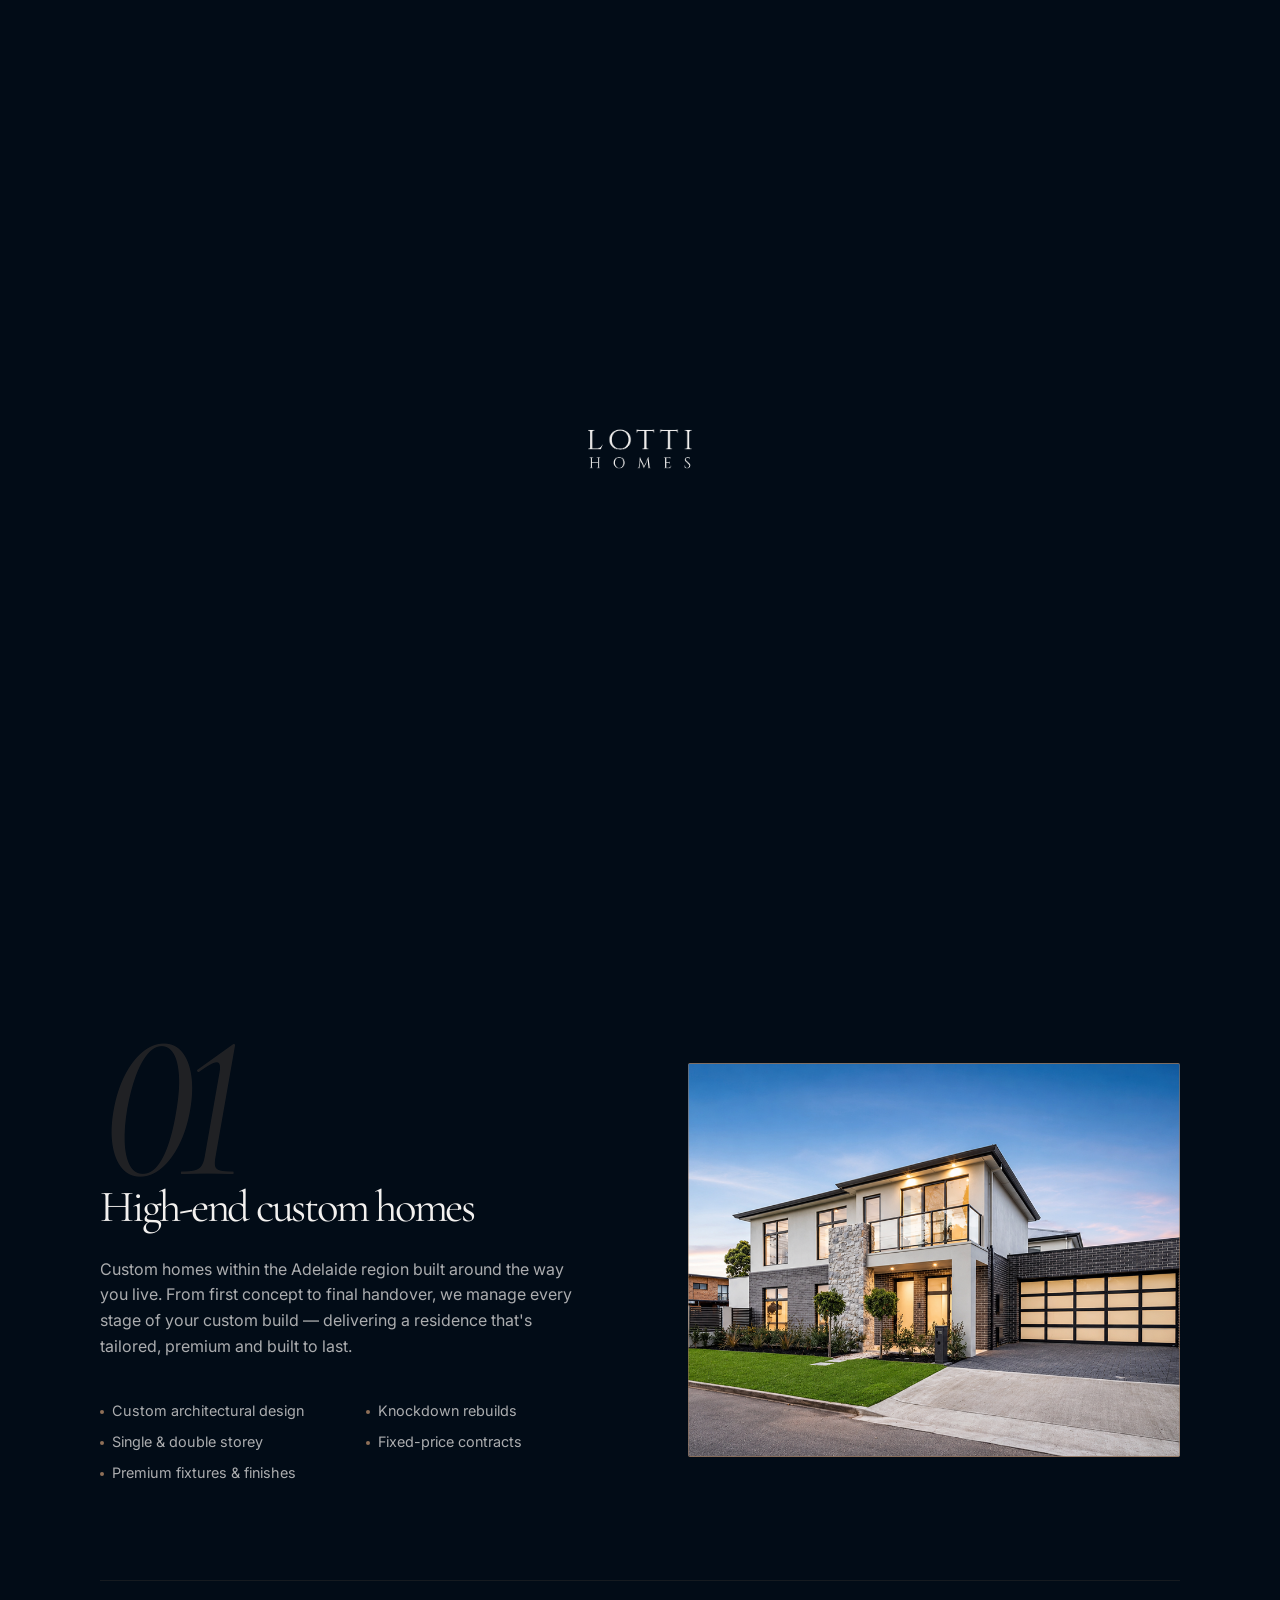
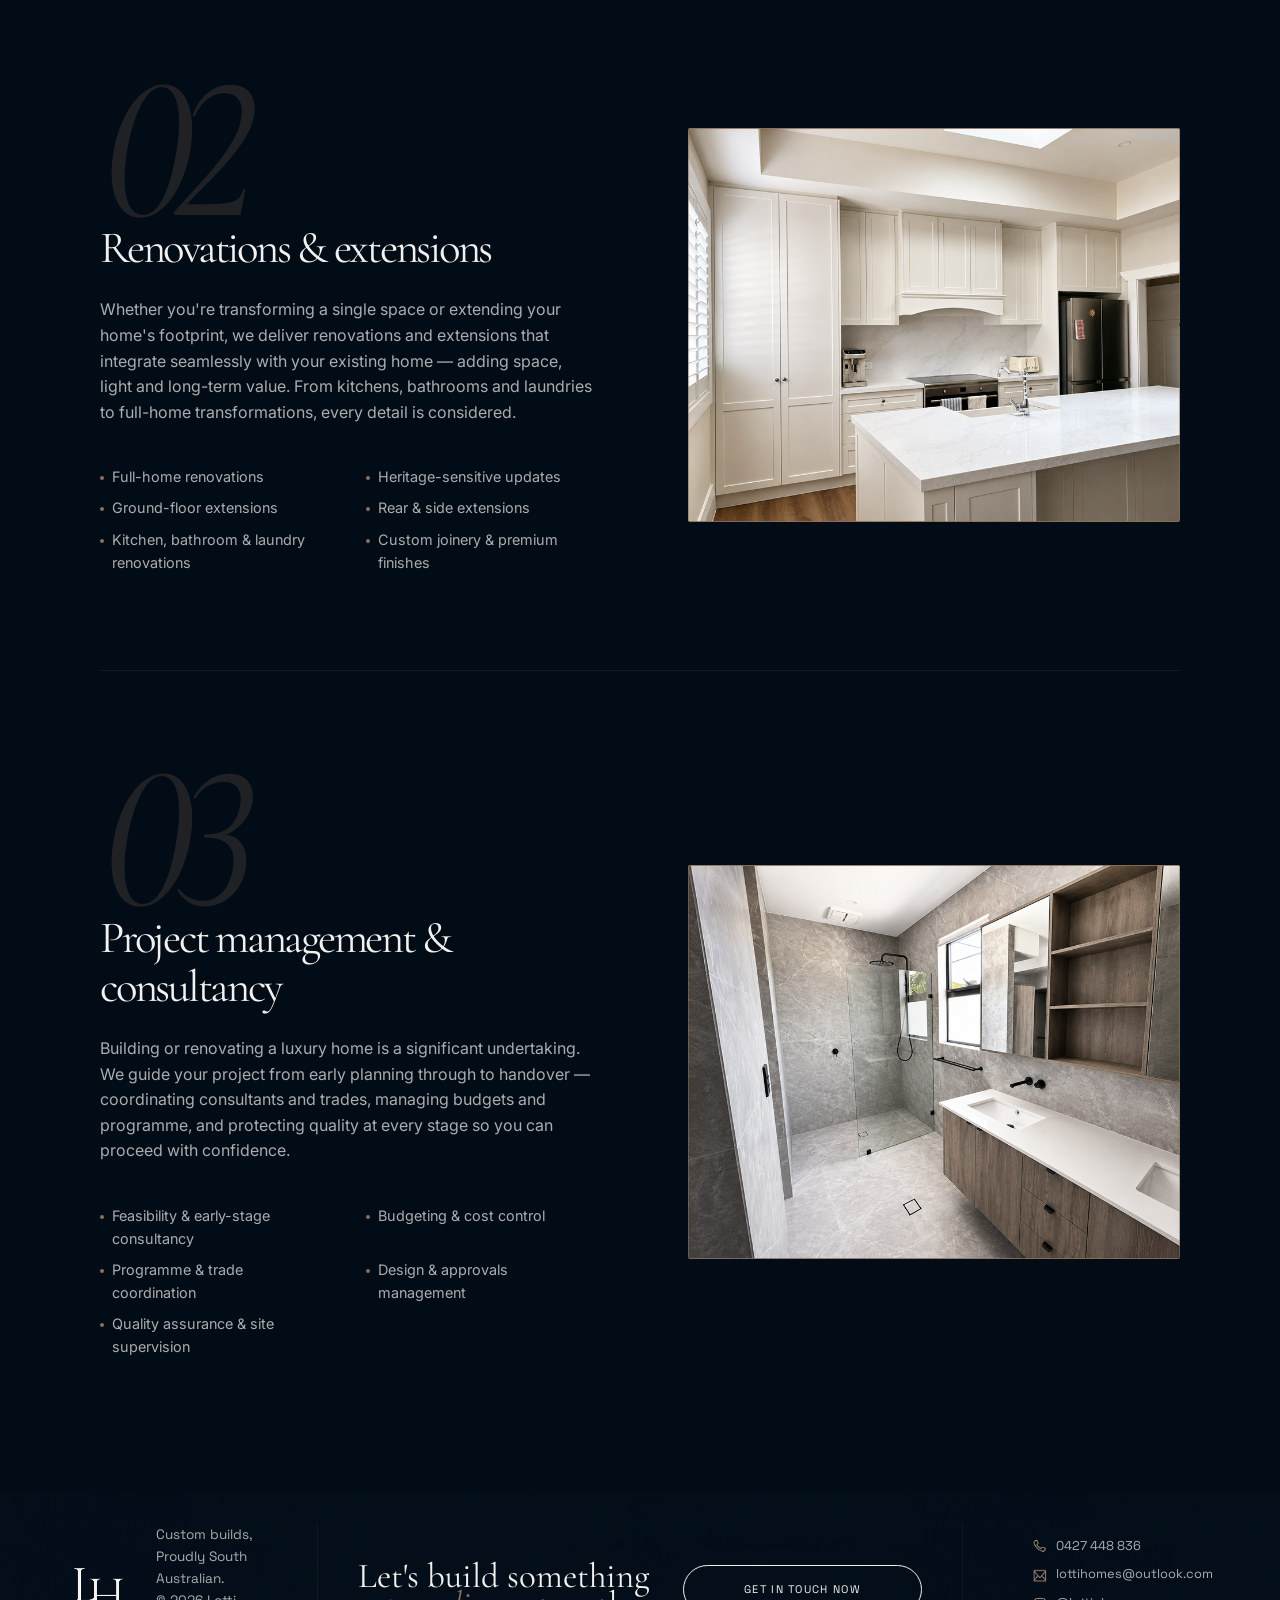
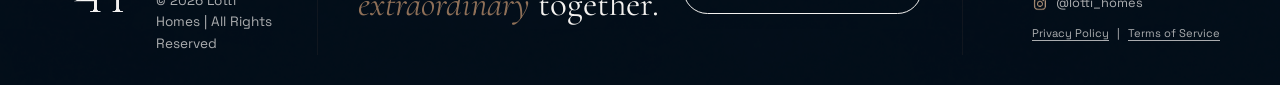
<file: services.html>
<!DOCTYPE html>
<html lang="en">
<head>
<meta charset="UTF-8">
<meta name="viewport" content="width=device-width, initial-scale=1.0">
<title>Services | Lotti Homes — Custom Homes, Renovations &amp; Project Management, Adelaide</title>
<meta name="description" content="From high-end custom homes to renovations, extensions and expert project management and consultancy — explore Lotti Homes' premium residential construction services across Adelaide and South Australia.">
<link rel="canonical" href="https://lottihomes.com/services">
<link rel="stylesheet" href="css/styles.css?v=4">
</head>
<body>

<!-- =========================================================
     INTRO PRELOADER — identical to the other pages.
     ========================================================= -->
<div id="intro-preloader">
  <svg width="1920" height="1080" viewBox="0 0 1920 1080" preserveAspectRatio="xMidYMid slice" xmlns="http://www.w3.org/2000/svg" xmlns:xlink="http://www.w3.org/1999/xlink">
    <defs>
      <image id="logoSrc" href="images/mainlogo.png" x="883.56" y="503.17" width="152.88" height="73.66"/>
      <mask id="revealMask" maskUnits="userSpaceOnUse">
        <rect x="873.56" y="473.17" width="0" height="133.66" fill="white">
          <animate attributeName="width" from="0" to="222.88" begin="0.12s" dur="1.3s" calcMode="spline" keySplines="0.22 1 0.36 1" fill="freeze"/>
        </rect>
      </mask>
    </defs>
    <rect id="bg" x="0" y="0" width="1920" height="1080" fill="#020C17">
      <animate attributeName="opacity" from="1" to="0" begin="1.9s" dur="0.6s" calcMode="spline" keySplines="0.5 0 0.35 1" fill="freeze"/>
    </rect>
    <g id="logoWrap">
      <animate attributeName="opacity" from="1" to="0" begin="1.75s" dur="0.3s" calcMode="spline" keySplines="0.4 0 0.6 1" fill="freeze"/>
      <g mask="url(#revealMask)">
        <use href="#logoSrc"/>
      </g>
    </g>
  </svg>
</div>

<!-- =========================================================
     NAV — reused verbatim, Services marked active
     ========================================================= -->
<nav class="nav">
  <a href="/" class="nav__logo"><img src="images/mainlogo.png" alt="Lotti Homes"></a>
  <ul class="nav__links">
    <li><a href="/">Home</a></li>
    <li><a href="/about">About Us</a></li>
    <li><a href="/process">Our Process</a></li>
    <li><a href="/services" class="is-active">Services</a></li>
    <li><a href="/projects">Projects</a></li>
  </ul>
  <a href="/contact" class="nav__cta">Contact Us</a>
  <button class="nav__burger" id="navBurger" aria-label="Toggle menu" aria-expanded="false" aria-controls="mobileNav">
    <span></span><span></span><span></span>
  </button>
</nav>
<div class="nav-overlay" id="navOverlay"></div>
<div class="mobile-nav" id="mobileNav">
  <ul class="mobile-nav__links">
    <li><a href="/">Home</a></li>
    <li><a href="/about">About Us</a></li>
    <li><a href="/process">Our Process</a></li>
    <li><a href="/services" class="is-active">Services</a></li>
    <li><a href="/projects">Projects</a></li>
  </ul>
  <a href="/contact" class="btn btn--filled mobile-nav__cta">Contact Us</a>
</div>

<!-- =========================================================
     HERO
     ========================================================= -->
<header class="hero hero--fullscreen">
  <img class="hero__media" src="images/services/serviceshero.png" alt="Custom kitchen joinery by Lotti Homes">
  <div class="hero__scrim"></div>
  <div class="services-hero__content">
    <span class="eyebrow">What We Offer</span>
    <h1>Thoughtful spaces,<br>crafted with <em>precision.</em></h1>
    <p>From high-end custom homes to renovations, extensions and complete kitchens, bathroom and laundry transformations, Lotti Homes delivers premium residential construction services across Adelaide and South Australia — with dedicated project management from first concept through to final handover.</p>
  </div>
  <div class="services-hero__scroll-cue" aria-hidden="true">
    <svg viewBox="0 0 24 24" fill="none" xmlns="http://www.w3.org/2000/svg">
      <path d="M6 9 L12 15 L18 9" stroke="currentColor" stroke-width="1.6" stroke-linecap="round" stroke-linejoin="round"/>
    </svg>
  </div>
</header>

<!-- =========================================================
     SERVICE BLOCKS
     ========================================================= -->
<section class="section services-section">
<div class="services-bleed">

  <div class="service-block">
    <div class="service-block__text">
      <span class="service-block__number reveal" data-reveal-delay="0">01</span>
      <h2 class="reveal" data-reveal-delay="100">High-end custom homes</h2>
      <p class="reveal" data-reveal-delay="180">Custom homes within the Adelaide region built around the way you live. From first concept to final handover, we manage every stage of your custom build — delivering a residence that's tailored, premium and built to last.</p>
      <ul class="service-block__list">
        <li class="reveal" data-reveal-delay="260">Custom architectural design</li>
        <li class="reveal" data-reveal-delay="300">Knockdown rebuilds</li>
        <li class="reveal" data-reveal-delay="340">Single &amp; double storey</li>
        <li class="reveal" data-reveal-delay="380">Fixed-price contracts</li>
        <li class="reveal" data-reveal-delay="420">Premium fixtures &amp; finishes</li>
      </ul>
    </div>
    <div class="service-block__image reveal-scale" data-reveal-delay="0">
      <img src="images/services/services1.png" alt="High-end custom home exterior at dusk">
    </div>
  </div>

  <div class="service-block__divider-line reveal" data-reveal-delay="0" aria-hidden="true"></div>

  <div class="service-block">
    <div class="service-block__text">
      <span class="service-block__number reveal" data-reveal-delay="0">02</span>
      <h2 class="reveal" data-reveal-delay="100">Renovations &amp; extensions</h2>
      <p class="reveal" data-reveal-delay="180">Whether you're transforming a single space or extending your home's footprint, we deliver renovations and extensions that integrate seamlessly with your existing home — adding space, light and long-term value. From kitchens, bathrooms and laundries to full-home transformations, every detail is considered.</p>
      <ul class="service-block__list">
        <li class="reveal" data-reveal-delay="260">Full-home renovations</li>
        <li class="reveal" data-reveal-delay="300">Heritage-sensitive updates</li>
        <li class="reveal" data-reveal-delay="340">Ground-floor extensions</li>
        <li class="reveal" data-reveal-delay="380">Rear &amp; side extensions</li>
        <li class="reveal" data-reveal-delay="420">Kitchen, bathroom &amp; laundry renovations</li>
        <li class="reveal" data-reveal-delay="460">Custom joinery &amp; premium finishes</li>
      </ul>
    </div>
    <div class="service-block__image reveal-scale" data-reveal-delay="0">
      <img src="images/services/services2.png" alt="Renovated kitchen interior">
    </div>
  </div>

  <div class="service-block__divider-line reveal" data-reveal-delay="0" aria-hidden="true"></div>

  <div class="service-block">
    <div class="service-block__text">
      <span class="service-block__number reveal" data-reveal-delay="0">03</span>
      <h2 class="reveal" data-reveal-delay="100">Project management &amp; consultancy</h2>
      <p class="reveal" data-reveal-delay="180">Building or renovating a luxury home is a significant undertaking. We guide your project from early planning through to handover — coordinating consultants and trades, managing budgets and programme, and protecting quality at every stage so you can proceed with confidence.</p>
      <ul class="service-block__list">
        <li class="reveal" data-reveal-delay="260">Feasibility &amp; early-stage consultancy</li>
        <li class="reveal" data-reveal-delay="300">Budgeting &amp; cost control</li>
        <li class="reveal" data-reveal-delay="340">Programme &amp; trade coordination</li>
        <li class="reveal" data-reveal-delay="380">Design &amp; approvals management</li>
        <li class="reveal" data-reveal-delay="420">Quality assurance &amp; site supervision</li>
        <li class="reveal" data-reveal-delay="460">Residential development advisory</li>
      </ul>
    </div>
    <div class="service-block__image reveal-scale" data-reveal-delay="0">
      <img src="images/services/services3.png" alt="Project management and consultancy for luxury homes">
    </div>
  </div>

</div>
</section>

<!-- =========================================================
     FOOTER 
     ========================================================= -->
<footer class="footer has-overlay">
  <div class="footer__grid">
    <div class="footer__brand">
      <img src="images/minilogo.png" alt="Lotti Homes">
      <div>
        <p class="footer__contact">Custom builds,<br>Proudly South Australian.</p>
        <p class="footer__contact">© 2026 Lotti Homes | All Rights Reserved</p>
      </div>
    </div>

    <div class="footer__divider" aria-hidden="true"></div>

    <div class="footer__cta">
      <p>Let's build something<br><em style="font-family:var(--font-display); font-style:italic; color:var(--color-brown);">extraordinary</em> together.</p>
      <a href="/contact" class="btn btn--outline">Get In Touch Now</a>
    </div>

    <div class="footer__divider" aria-hidden="true"></div>

    <div class="footer__icons">
      <span><img src="images/phone.png" alt="">0427 448 836</span>
      <a href="mailto:lottihomes@outlook.com"><img src="images/mail.png" alt="">lottihomes@outlook.com</a>
      <a href="https://instagram.com/lotti_homes" target="_blank" rel="noopener"><img src="images/instagram.png" alt="">@lotti_homes</a>
      <div class="footer__legal"><a href="/privacy">Privacy Policy</a><span aria-hidden="true">|</span><a href="/terms">Terms of Service</a></div>
    </div>
  </div>
</footer>

<script src="js/main.js"></script>
</body>
</html>
</file>
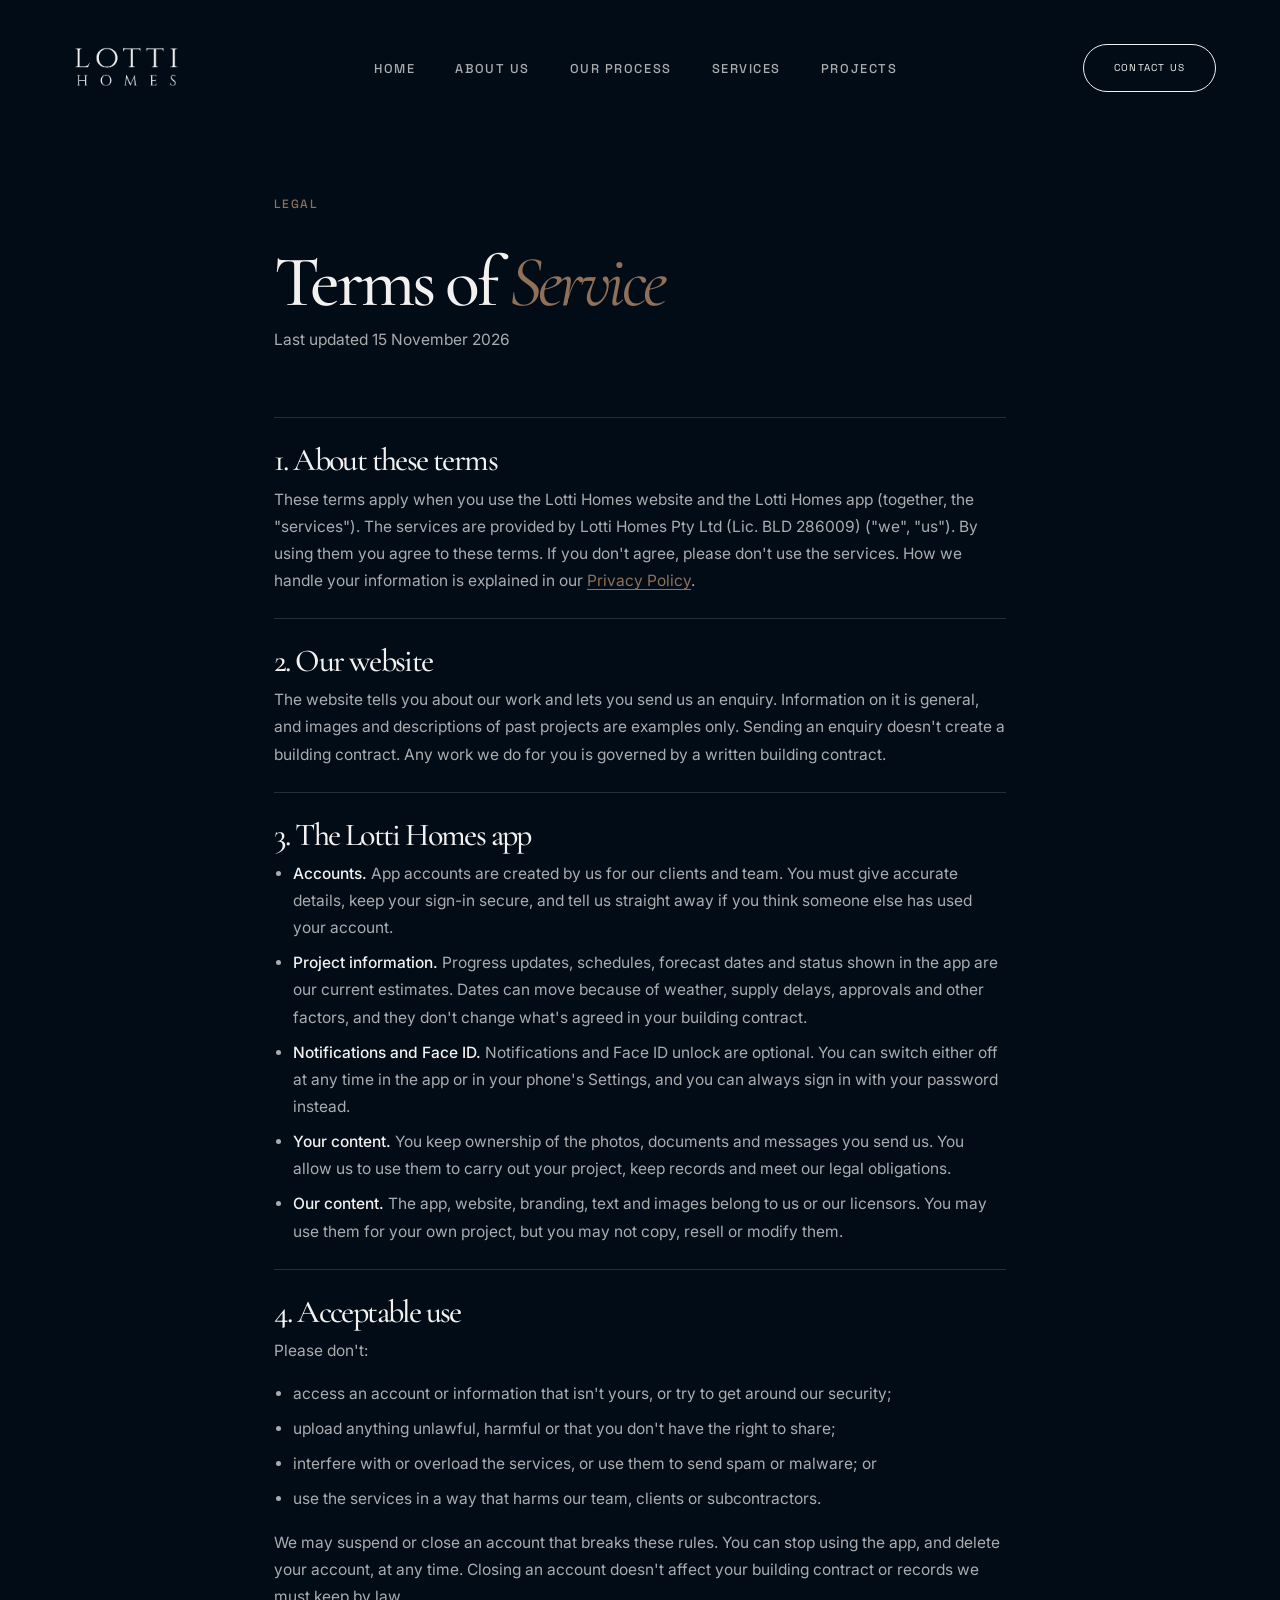
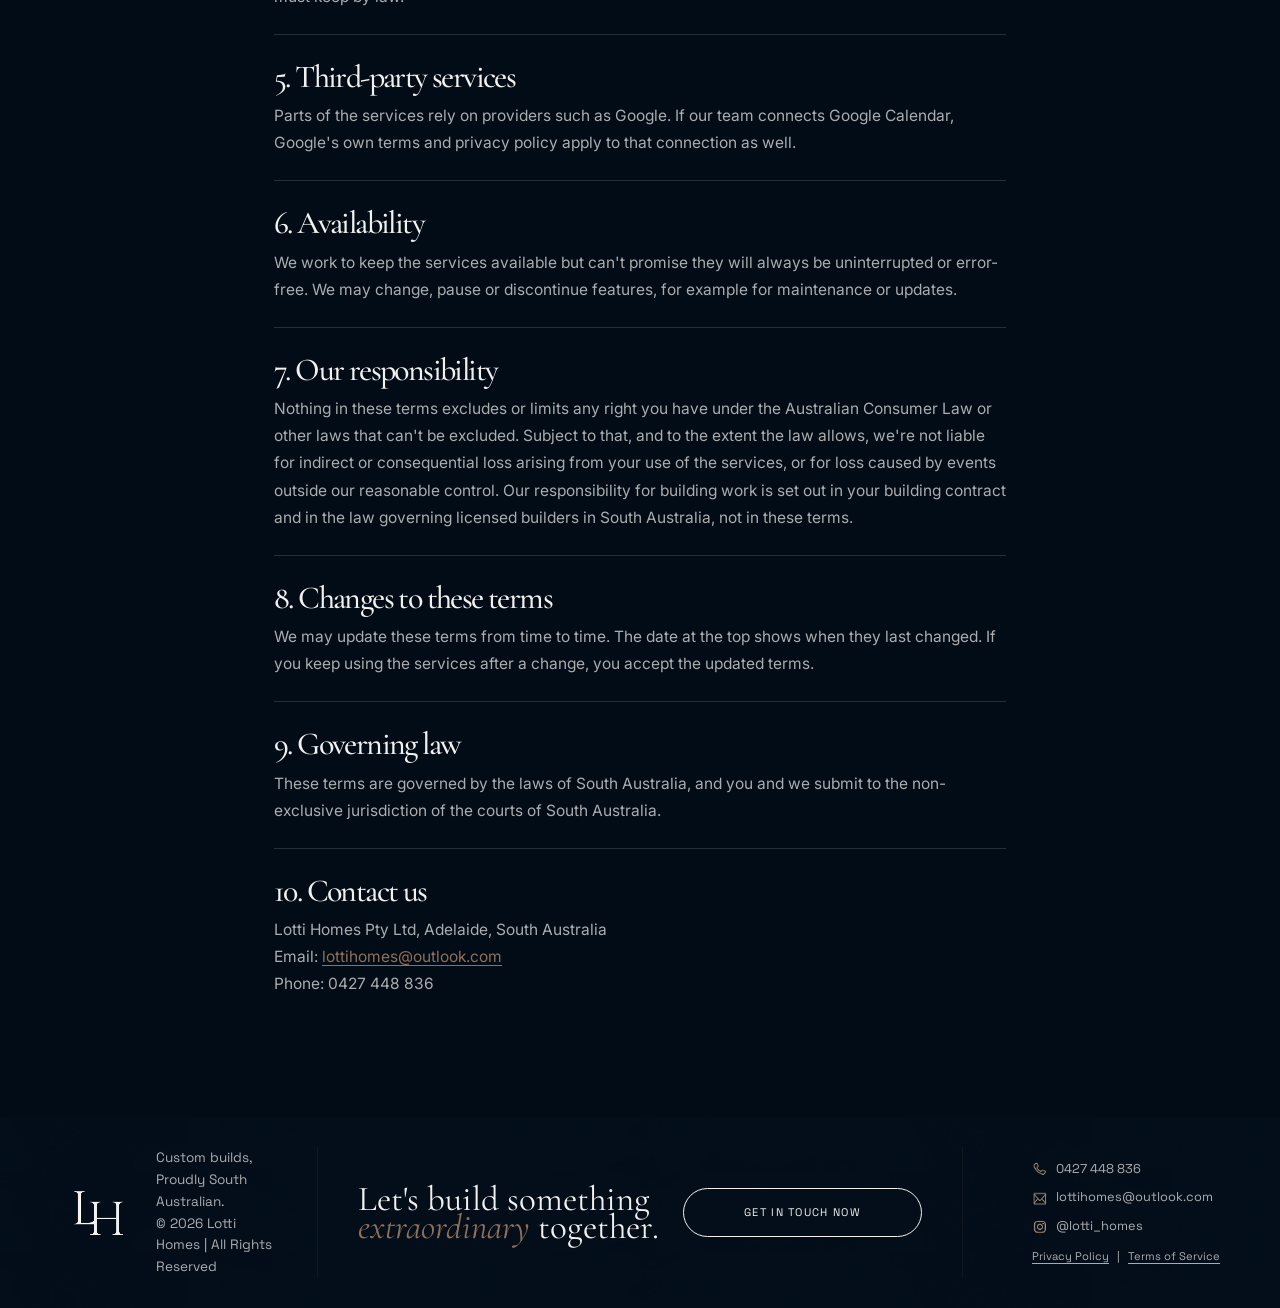
<file: terms.html>
<!DOCTYPE html>
<html lang="en">
<head>
<meta charset="UTF-8">
<meta name="viewport" content="width=device-width, initial-scale=1.0">
<title>Terms of Service | Lotti Homes</title>
<meta name="description" content="The terms for using the Lotti Homes website and app.">
<link rel="canonical" href="https://lottihomes.com/terms">
<link rel="stylesheet" href="css/styles.css?v=4">
</head>
<body>

<nav class="nav">
  <a href="/" class="nav__logo"><img src="images/mainlogo.png" alt="Lotti Homes"></a>
  <ul class="nav__links">
    <li><a href="/">Home</a></li>
    <li><a href="/about">About Us</a></li>
    <li><a href="/process">Our Process</a></li>
    <li><a href="/services">Services</a></li>
    <li><a href="/projects">Projects</a></li>
  </ul>
  <a href="/contact" class="nav__cta">Contact Us</a>
  <button class="nav__burger" id="navBurger" aria-label="Toggle menu" aria-expanded="false" aria-controls="mobileNav">
    <span></span><span></span><span></span>
  </button>
</nav>
<div class="nav-overlay" id="navOverlay"></div>
<div class="mobile-nav" id="mobileNav">
  <ul class="mobile-nav__links">
    <li><a href="/">Home</a></li>
    <li><a href="/about">About Us</a></li>
    <li><a href="/process">Our Process</a></li>
    <li><a href="/services">Services</a></li>
    <li><a href="/projects">Projects</a></li>
  </ul>
  <a href="/contact" class="btn btn--filled mobile-nav__cta">Contact Us</a>
</div>


<main class="legal">
  <div class="container legal__inner">
    <span class="eyebrow">Legal</span>
    <h1>Terms of <em>Service</em></h1>
    <p class="legal__updated">Last updated 15 November 2026</p>

    <section>
      <h2>1. About these terms</h2>
      <p>These terms apply when you use the Lotti Homes website and the Lotti Homes app (together, the "services"). The services are provided by Lotti Homes Pty Ltd (Lic. BLD 286009) ("we", "us"). By using them you agree to these terms. If you don't agree, please don't use the services. How we handle your information is explained in our <a href="/privacy">Privacy Policy</a>.</p>
    </section>

    <section>
      <h2>2. Our website</h2>
      <p>The website tells you about our work and lets you send us an enquiry. Information on it is general, and images and descriptions of past projects are examples only. Sending an enquiry doesn't create a building contract. Any work we do for you is governed by a written building contract.</p>
    </section>

    <section>
      <h2>3. The Lotti Homes app</h2>
      <ul>
        <li><strong>Accounts.</strong> App accounts are created by us for our clients and team. You must give accurate details, keep your sign-in secure, and tell us straight away if you think someone else has used your account.</li>
        <li><strong>Project information.</strong> Progress updates, schedules, forecast dates and status shown in the app are our current estimates. Dates can move because of weather, supply delays, approvals and other factors, and they don't change what's agreed in your building contract.</li>
        <li><strong>Notifications and Face ID.</strong> Notifications and Face ID unlock are optional. You can switch either off at any time in the app or in your phone's Settings, and you can always sign in with your password instead.</li>
        <li><strong>Your content.</strong> You keep ownership of the photos, documents and messages you send us. You allow us to use them to carry out your project, keep records and meet our legal obligations.</li>
        <li><strong>Our content.</strong> The app, website, branding, text and images belong to us or our licensors. You may use them for your own project, but you may not copy, resell or modify them.</li>
      </ul>
    </section>

    <section>
      <h2>4. Acceptable use</h2>
      <p>Please don't:</p>
      <ul>
        <li>access an account or information that isn't yours, or try to get around our security;</li>
        <li>upload anything unlawful, harmful or that you don't have the right to share;</li>
        <li>interfere with or overload the services, or use them to send spam or malware; or</li>
        <li>use the services in a way that harms our team, clients or subcontractors.</li>
      </ul>
      <p>We may suspend or close an account that breaks these rules. You can stop using the app, and delete your account, at any time. Closing an account doesn't affect your building contract or records we must keep by law.</p>
    </section>

    <section>
      <h2>5. Third-party services</h2>
      <p>Parts of the services rely on providers such as Google. If our team connects Google Calendar, Google's own terms and privacy policy apply to that connection as well.</p>
    </section>

    <section>
      <h2>6. Availability</h2>
      <p>We work to keep the services available but can't promise they will always be uninterrupted or error-free. We may change, pause or discontinue features, for example for maintenance or updates.</p>
    </section>

    <section>
      <h2>7. Our responsibility</h2>
      <p>Nothing in these terms excludes or limits any right you have under the Australian Consumer Law or other laws that can't be excluded. Subject to that, and to the extent the law allows, we're not liable for indirect or consequential loss arising from your use of the services, or for loss caused by events outside our reasonable control. Our responsibility for building work is set out in your building contract and in the law governing licensed builders in South Australia, not in these terms.</p>
    </section>

    <section>
      <h2>8. Changes to these terms</h2>
      <p>We may update these terms from time to time. The date at the top shows when they last changed. If you keep using the services after a change, you accept the updated terms.</p>
    </section>

    <section>
      <h2>9. Governing law</h2>
      <p>These terms are governed by the laws of South Australia, and you and we submit to the non-exclusive jurisdiction of the courts of South Australia.</p>
    </section>

    <section>
      <h2>10. Contact us</h2>
      <p>Lotti Homes Pty Ltd, Adelaide, South Australia<br>Email: <a href="mailto:lottihomes@outlook.com">lottihomes@outlook.com</a><br>Phone: 0427 448 836</p>
    </section>
  </div>
</main>

<footer class="footer has-overlay">
  <div class="footer__grid">
    <div class="footer__brand">
      <img src="images/minilogo.png" alt="Lotti Homes">
      <div>
        <p class="footer__contact">Custom builds,<br>Proudly South Australian.</p>
        <p class="footer__contact">© 2026 Lotti Homes | All Rights Reserved</p>
      </div>
    </div>

    <div class="footer__divider" aria-hidden="true"></div>

    <div class="footer__cta">
      <p>Let's build something<br><em style="font-family:var(--font-display); font-style:italic; color:var(--color-brown);">extraordinary</em> together.</p>
      <a href="/contact" class="btn btn--outline">Get In Touch Now</a>
    </div>

    <div class="footer__divider" aria-hidden="true"></div>

    <div class="footer__icons">
      <span><img src="images/phone.png" alt="">0427 448 836</span>
      <a href="mailto:lottihomes@outlook.com"><img src="images/mail.png" alt="">lottihomes@outlook.com</a>
      <a href="https://instagram.com/lotti_homes" target="_blank" rel="noopener"><img src="images/instagram.png" alt="">@lotti_homes</a>
      <div class="footer__legal"><a href="/privacy">Privacy Policy</a><span aria-hidden="true">|</span><a href="/terms">Terms of Service</a></div>
    </div>
  </div>
</footer>

<script src="js/main.js"></script>
</body>
</html>
</file>
<file: css/styles.css>
/* ==========================================================================
   LOTTI HOMES — BASE STYLESHEET
   Plain HTML/CSS/JS, no frameworks.
   ========================================================================== */

/* --------------------------------------------------------------------------
   FONTS
   Space Grotesk  -> nav links, eyebrows / tiny uppercase labels
   Cormorant Garamond -> headings (with italic used as an accent, not a style)
   Inter          -> body copy
   -------------------------------------------------------------------------- */
@import url('https://fonts.googleapis.com/css2?family=Space+Grotesk:wght@400;500;600&family=Cormorant+Garamond:ital,wght@0,400;0,500;0,600;1,400;1,500&family=Cormorant+Infant:ital,wght@0,400;0,500;0,600;1,400;1,500&family=Inter:wght@400;500;600&family=Herr+Von+Muellerhoff&display=swap');

/* --------------------------------------------------------------------------
   DESIGN TOKENS
   Change colours, spacing, and radii here — everything below references
   these variables, so edits here cascade through the whole site.
   -------------------------------------------------------------------------- */
:root {
  /* Colours */
  --color-bg:            #020C17; /* page background, navy */
  --color-bg-raised:     #0A1119; /* slightly-lifted panels, cards, alt sections */
  --color-title:         #F3F1EF; /* headings / high-emphasis text */
  --color-body:          #F3F1EF; /* body copy — CHANGE HERE if you want body text dimmer than headings (e.g. opacity or a muted off-white) */
  --color-body-muted:    rgba(243, 241, 239, 0.7); /* secondary paragraph text, captions */
  --color-brown:         #8F7058; /* gold/brown accent — eyebrows, links, icons, italic accents */
  --color-line:          rgba(143, 112, 88, 0.6); /* section divider lines, 60% opacity brown */
  --color-border:        rgba(243, 241, 239, 0.15); /* input borders, card outlines */

  /* Typography */
  --font-display: 'Cormorant Garamond', serif;
  --font-nav:     'Space Grotesk', sans-serif;
  --font-body:    'Inter', sans-serif;
  --tracking-heading: -0.05em;
  --tracking-label: 0.12em;

  /* Spacing scale */
  --space-xs:  0.5rem;
  --space-sm:  1rem;
  --space-md:  1.5rem;
  --space-lg:  2.5rem;
  --space-xl:  4rem;
  --space-2xl: 6rem;
  --space-3xl: 9rem;

  /* Layout */
  --container-max: 1440px;
  --container-pad: clamp(20px, 5vw, 72px);

  /* Motion */
  --ease-standard: cubic-bezier(0.4, 0, 0.2, 1);
  --duration-fast: 200ms;
  --duration-base: 500ms;
  --duration-slow: 900ms;
}

/* --------------------------------------------------------------------------
   RESET
   -------------------------------------------------------------------------- */
*,
*::before,
*::after {
  box-sizing: border-box;
  margin: 0;
  padding: 0;
}

html {
  scroll-behavior: smooth;
  overflow-x: hidden;
}

body {
  background-color: var(--color-bg);
  color: var(--color-body);
  font-family: var(--font-body);
  font-weight: 400;
  line-height: 1.6;
  font-size: 16px; 
  -webkit-font-smoothing: antialiased;
  overflow-x: hidden;
  animation: page-fade-in 0.1s var(--ease-standard) forwards; 
}

@keyframes page-fade-in {
  from { opacity: 0; }
  to   { opacity: 1; }
}

/* Added by js/main.js just before navigating to another page — must match
   PAGE_TRANSITION_MS in js/main.js. If JS fails, links just navigate
   instantly as before — no broken/blank-page risk either way. */
body.is-leaving {
  animation: none;
  opacity: 0;
  transition: opacity 0.1s var(--ease-standard);
}

img, svg {
  display: block;
  max-width: 100%;
}

a {
  color: inherit;
  text-decoration: none;
}

button {
  font-family: inherit;
  cursor: pointer;
  border: none;
  background: none;
  color: inherit;
}

ul, ol {
  list-style: none;
}

/* Respect reduced-motion preference — do not remove */
@media (prefers-reduced-motion: reduce) {
  *, *::before, *::after {
    animation-duration: 0.01ms !important;
    animation-iteration-count: 1 !important;
    transition-duration: 0.01ms !important;
    scroll-behavior: auto !important;
  }
}

/* --------------------------------------------------------------------------
   TYPOGRAPHY
   -------------------------------------------------------------------------- */
h1, h2, h3, h4 {
  font-family: var(--font-display);
  font-weight: 500; 
  color: var(--color-title);
  letter-spacing: var(--tracking-heading);
  line-height: 1.1;
}

h1 { font-size: clamp(2.75rem, 5vw, 5rem); }       
h2 { font-size: clamp(2.25rem, 3.5vw, 3.5rem); }   
h3 { font-size: clamp(1.5rem, 2.2vw, 2rem); }      

/* Italic used as an accent word within a heading, e.g. <em>seamless.</em> */
h1 em, h2 em, h3 em {
  font-style: italic;
  color: var(--color-brown);
  font-weight: 400;
}

p {
  font-family: var(--font-body);
  color: var(--color-body-muted);
  font-size: 1rem; 
  max-width: 60ch; 
}

/* Eyebrow / tiny uppercase label above headings (e.g. "WHAT WE OFFER") */
.eyebrow {
  font-family: var(--font-nav);
  font-size: 0.75rem; /* CHANGE HERE for label size */
  font-weight: 500;
  letter-spacing: var(--tracking-label);
  text-transform: uppercase;
  color: var(--color-brown);
  display: inline-block;
  margin-bottom: var(--space-sm);
}

/* --------------------------------------------------------------------------
   LAYOUT HELPERS
   -------------------------------------------------------------------------- */
.container {
  max-width: var(--container-max);
  margin-inline: auto;
  padding-inline: var(--container-pad);
}

.section {
  padding-block: var(--space-2xl); 
}

.projects-section {
 padding-block: var(--space-xl);
}

.services-section {
    padding-block: 40px;
}

/* Hairline divider used between numbered service/process blocks */
.divider {
  border: none;
  border-top: 1px solid var(--color-line);
  margin-block: var(--space-lg);
}

/* --------------------------------------------------------------------------
   NAVIGATION (shared across all pages)
   -------------------------------------------------------------------------- */
.nav {
  position: fixed;
  top: 0;
  left: 0;
  right: 0;
  z-index: 100;
  display: flex;
  align-items: center;
  justify-content: space-between;
  padding: calc(var(--space-md) + 0.85rem) var(--container-pad) var(--space-md);
  font-family: var(--font-nav);
}

.nav__logo {
  display: block;
}

.nav__logo img {
  height: 60px; 
  width: auto;
}

.nav__links {
  display: flex;
  gap: var(--space-lg);
}

.nav__links a {
  font-size: 0.8rem;
  font-weight: 500;
  letter-spacing: var(--tracking-label);
  text-transform: uppercase;
  color: var(--color-body-muted);
  display: inline-block;
  transition: color var(--duration-fast) var(--ease-standard),
              transform var(--duration-fast) var(--ease-standard),
              text-shadow var(--duration-fast) var(--ease-standard);
}

.nav__links a:hover,
.nav__links a.is-active {
  color: var(--color-title);
  transform: scale(1.08);
  text-shadow: 0 0 4px rgba(243, 241, 239, 0.25); 
}

.nav__cta {
  font-family: var(--font-nav);
  font-size: 10px;
  font-weight: 400;
  letter-spacing: var(--tracking-label);
  text-transform: uppercase;
  padding: 15px 30px;
  border: 0.5px solid var(--color-title); 
  border-radius: 999px;
  color: var(--color-title);
  transition: border-color var(--duration-fast) var(--ease-standard),
              background-color var(--duration-fast) var(--ease-standard),
              color var(--duration-fast) var(--ease-standard),
              transform var(--duration-fast) var(--ease-standard),
              box-shadow var(--duration-fast) var(--ease-standard);
}

.nav__cta:hover {
  background-color: var(--color-title);
  color: var(--color-bg);
  font-weight: 500;
  border-color: var(--color-title);
  transform: scale(1.04);
  box-shadow: 0 0 4px rgba(243, 241, 239, 0.1); 
}

/* Applied via js/main.js once the user scrolls past the hero */
.nav {
  background-color: transparent;
  border-bottom: 1px solid transparent;
  transition: background-color var(--duration-base) var(--ease-standard),
              border-color var(--duration-base) var(--ease-standard);
}

.nav--scrolled {
  background-color: rgba(2, 12, 23, 0.9);
  backdrop-filter: blur(10px);
  border-bottom: 0.5px solid rgba(143, 112, 88, 0.2);
}

/* --------------------------------------------------------------------------
   BURGER MENU (mobile nav — hidden entirely above 900px)
   -------------------------------------------------------------------------- */
.nav__burger {
  display: none;
  flex-direction: column;
  justify-content: center;
  align-items: center;
  gap: 6px;
  width: 44px;
  height: 44px;
  flex-shrink: 0;
}

.nav__burger span {
  display: block;
  width: 22px;
  height: 0.5px;
  background-color: var(--color-title);
  transition: transform var(--duration-fast) var(--ease-standard),
              opacity var(--duration-fast) var(--ease-standard);
}

.nav__burger.is-open span:nth-child(1) {
  transform: translateY(6.5px) rotate(45deg);
}
.nav__burger.is-open span:nth-child(2) {
  opacity: 0;
}
.nav__burger.is-open span:nth-child(3) {
  transform: translateY(-6.5px) rotate(-45deg);
}

.nav-overlay {
  position: fixed;
  inset: 0;
  z-index: 98;
  background-color: rgba(2, 12, 23, 0.7);
  backdrop-filter: blur(2px);
  opacity: 0;
  pointer-events: none;
  transition: opacity var(--duration-base) var(--ease-standard);
}

.nav-overlay.is-open {
  opacity: 1;
  pointer-events: auto;
}

.mobile-nav {
  position: fixed;
  top: 0;
  right: 0;
  z-index: 99;
  width: min(340px, 82vw);
  height: 100%;
  height: 100dvh;
  background-color: var(--color-bg-raised);
  border-left: 0.5px solid var(--color-border);
  display: flex;
  flex-direction: column;
  justify-content: center;
  gap: var(--space-2xl);
  padding: var(--space-2xl) var(--space-xl);
  transform: translateX(100%);
  transition: transform var(--duration-base) var(--ease-standard);
}

.mobile-nav.is-open {
  transform: translateX(0);
}

.mobile-nav__links {
  display: flex;
  flex-direction: column;
  gap: var(--space-lg);
}

.mobile-nav__links a {
  font-family: var(--font-nav);
  font-size: 1.225rem;
  font-weight: 400;
  color: var(--color-body-muted);
  transition: color var(--duration-fast) var(--ease-standard);
}

.mobile-nav__links a:hover,
.mobile-nav__links a.is-active {
  color: var(--color-title);
}

.mobile-nav__cta {
  align-self: flex-start;
}

body.nav-open {
  overflow: hidden;
}

@media (max-width: 900px) {
  .nav__links,
  .nav__cta {
    display: none;
  }
  .nav__burger {
    display: flex;
  }
  .nav {
    padding-block: var(--space-sm) var(--space-sm);
  }
  .nav__logo img {
    height: 44px;
  }
}

/* --------------------------------------------------------------------------
   BUTTONS
   -------------------------------------------------------------------------- */
.btn {
  display: inline-flex;
  align-items: center;
  gap: var(--space-xs);
  font-family: var(--font-nav);
  font-size: 11px;
  font-weight: 400;
  letter-spacing: var(--tracking-label);
  text-transform: uppercase;
  padding: 15px 30px;
  border-radius: 999px; 
  transition: all var(--duration-fast) var(--ease-standard);
}

.btn--outline {
  border: 0.5px solid var(--color-title); 
  color: var(--color-title);
  font-weight: 400;
}

.btn--outline:hover {
  background-color: var(--color-title);
  color: var(--color-bg);
  border-color: var(--color-title);
  font-weight: 600;
  transform: scale(1.04);
  box-shadow: 0 0 4px rgba(243, 241, 239, 0.1); 
}

.btn--filled {
  background-color: var(--color-brown);
  color: var(--color-bg);
  font-weight: 600;
}

.btn--filled:hover {
  opacity: 0.85;
  font-weight: 600;
}

/* --------------------------------------------------------------------------
   FOOTER (shared across all pages)
   -------------------------------------------------------------------------- */

.footer__grid {
  display: grid;
  grid-template-columns: 1fr auto auto auto 1fr; 
  align-items: center;
  gap: var(--space-lg);
  width: 100%;
  max-width: none;
  padding-inline: 60px;
}

.footer__brand {
  justify-self: start;
}

.footer__icons {
  justify-self: end;
}

.footer__divider {
  width: 0.5px;
  align-self: stretch;
  background-color: rgba(143, 112, 88, 0.1);
}

.footer__brand {
  display: flex;
  align-items: center;
  gap: var(--space-sm);
}

.footer__brand img {
  width: 40px; 
  flex-shrink: 0;
}

.footer__tagline {
  font-family: var(--font-display);
  font-size: 1.5rem;
  color: var(--color-title);
}

.footer__contact {
  font-family: var(--font-nav);
  font-size: 0.85rem;
  color: var(--color-body-muted);
}

/* --------------------------------------------------------------------------
   SCROLL-REVEAL UTILITY
   Add class="reveal" to any element; js/main.js toggles "is-visible"
   when it enters the viewport.
   -------------------------------------------------------------------------- */
.reveal {
  opacity: 0;
  transform: translateY(24px);
  transition: opacity var(--duration-slow) var(--ease-standard),
              transform var(--duration-slow) var(--ease-standard);
}

.reveal.is-visible {
  opacity: 1;
  transform: translateY(0);
}

/* --------------------------------------------------------------------------
   RESPONSIVE
   -------------------------------------------------------------------------- */
@media (max-width: 900px) {
  :root {
    --container-pad: 6vw;
  }

  .footer__grid {
    grid-template-columns: 1fr;
    justify-items: center;
    text-align: center;
    gap: var(--space-lg);
    padding-inline: var(--container-pad);
  }
  .footer__brand,
  .footer__cta {
    justify-self: center;
  }
  .footer__cta {
    flex-direction: column;
    text-align: center;
  }
  .footer__icons {
    display: none;
  }
  .footer__divider:last-of-type {
    display: none;
  }
}

/* ==========================================================================
   INTRO PRELOADER
   Plays once on every page load/refresh (see js/main.js for the removal
   timer). Sits above everything, fills the viewport exactly, then js
   removes it from the DOM once the animation finishes so it can't block
   clicks or linger as an invisible layer.
   ========================================================================== */
#intro-preloader {
  position: fixed;
  inset: 0;
  z-index: 9999;
  width: 100vw;
  height: 100vh;
  height: 100dvh; 
}

#intro-preloader svg {
  display: block;
  width: 100%;
  height: 100%;
}

/* Added by js/main.js once the animation's total runtime has elapsed */
#intro-preloader.is-done {
  display: none;
}

/* ==========================================================================
   HOME PAGE
   ========================================================================== */

/* -------------------------------------------------------------------------
   HERO (shared structure for both image + video variants)
   ------------------------------------------------------------------------- */
.hero {
  position: relative;
  width: 100%;
  overflow: hidden;
  display: block;
  border-bottom: 0.5px solid rgba(143, 112, 88, 0.1);
}

.hero__media {
  position: static;
  display: block;
  width: 100%;
  height: auto;  
  object-fit: initial;
  z-index: 0;
  opacity: 0.3;
}


.hero--fullscreen {
  height: 100vh;
  height: 100dvh; 
  min-height: 100vh;
}

.hero--fullscreen .hero__media {
  position: absolute;
  inset: 0;
  width: 100%;
  height: 100%;
  object-fit: cover; 
  z-index: 0;
}

/* Keep the home hero navy until the MP4 has decoded a real frame.
   This prevents the browser from flashing a poster or a stale page image. */
.hero--fullscreen {
  background-color: var(--color-bg);
}

.hero--fullscreen video.hero__media {
  opacity: 0;
  visibility: hidden;
  transition: opacity 350ms var(--ease-standard);
}

.hero--fullscreen video.hero__media.is-video-ready {
  opacity: 0.7;
  visibility: visible;
}

img.hero__media {
  opacity: 0.25; 
}

/* Darkens the photo/video so title text stays legible */
.hero__scrim {
  position: absolute;
  inset: 0;
  background: linear-gradient(
    180deg,
    rgba(2, 12, 23, 0.3) 0%,
    rgba(2, 12, 23, 0.08) 45%,
    rgba(2, 12, 23, 0.4) 100%
  );
  z-index: 1;
}

.hero__content {
  position: absolute;
  left: 0;
  bottom: 0;
  z-index: 2;
  padding: 0 var(--container-pad) var(--space-3xl);
  max-width: 900px;
}

.hero__eyebrow {
  font-family: var(--font-nav);
  font-size: 12px;
  font-weight: 600;
  letter-spacing: 2px;
  text-transform: uppercase;
  color: var(--color-brown);
  margin-bottom: var(--space-md);
  top: -40px;
  position: relative;
}

.hero__title {
  margin-bottom: var(--space-md);
  line-height: 0.8; 
}

.hero p {
  color: var(--color-body-muted);
  margin-bottom: var(--space-lg);
}

/* -------------------------------------------------------------------------
   OUR STORY
   ------------------------------------------------------------------------- */
.story {
  display: grid;
  grid-template-columns: 340px 0.85fr auto 1.3fr; 
  gap: var(--space-md);
  align-items: center;
  padding-block: 30px;
  padding-left: 0px;
}

.story__divider {
  width: 1px;
  align-self: stretch;
  margin-block: 70px;
  background-color: rgba(143, 112, 88, 0.1); 
}

.story__map svg {
  width: 70%; 
  height: auto;
  display: block;
}

.story__heading h2 {
  margin-top: var(--space-xs);
  font-weight: 400;
}

.story__body p {
  margin-bottom: var(--space-md);
  padding-left: 40px;
  text-align: justify; 
  font-size: 14px;
}

.story__heading .eyebrow {
  letter-spacing: 2px;
}

.story__link {
  font-family: var(--font-nav);
  font-size: 12px;
  letter-spacing: 1px;
  font-weight: 600;
  text-transform: uppercase;
  color: var(--color-brown);
  display: inline-flex;
  align-items: center;
  padding-left: 40px;
  gap: 10px;
  transition: gap var(--duration-fast) var(--ease-standard),
              transform var(--duration-fast) var(--ease-standard),
              filter var(--duration-fast) var(--ease-standard),
              color var(--duration-fast) var(--ease-standard);
}

.story__link svg {
  width: 15px; 
  height: 15px;
  display: block;
  transform: translateY(-1px);
}

.story__link:hover {
  gap: 16px; 
  color: var(--color-title);
  transform: scale(1.06);
  filter: drop-shadow(0 0 2px rgba(243, 241, 239, 0.15));
}

/* -------------------------------------------------------------------------
   VALUE ICON ROW
   ------------------------------------------------------------------------- */
/* Full-bleed wrapper — the border lives here so it spans the true viewport
   width, independent of the .container max-width/padding used by its content */
.values-section {
  border-top: 0.5px solid rgba(143, 112, 88, 0.1);
  border-bottom: 0.5px solid rgba(143, 112, 88, 0.1);
}

.edge-line-bottom {
  border-bottom: 0.5px solid rgba(143, 112, 88, 0.1);
}

.edge-line-top {
  border-top: 0.5px solid rgba(143, 112, 88, 0.1);
}

.page-top-clearance {
  margin-top: 140px; 
}

.values-bleed {
  width: 100%;
  padding-inline: 60px; 
}

.values {
  display: grid;
  grid-template-columns: 1fr auto 1fr auto 1fr auto 1fr; 
  align-items: center;
  gap: var(--space-lg);
  padding-block: 40px;
}

.values__divider {
  width: 0.5px;
  align-self: stretch;
  background-color: rgba(143, 112, 88, 0.1);
}

@media (max-width: 900px) {
  .values-bleed {
    padding-inline: var(--container-pad);
  }
  .values {
    grid-template-columns: 1fr 1fr; 
  }
  .values__divider {
    display: none;
  }
}

@media (max-width: 560px) {
  .values {
    grid-template-columns: 1fr;
  }
  .value-card {
    justify-self: stretch;
    justify-content: flex-start;
  }
  .value-card p {
    width: auto;
    max-width: 240px;
  }
}

.value-card {
  display: flex;
  align-items: center; 
  gap: var(--space-md);
  justify-self: center;
}

.value-card img {
  width: auto;
  height: 100px; 
  flex-shrink: 0;
  transition: transform var(--duration-base) var(--ease-standard);
}

.value-card:hover img {
  transform: scale(1.08);
}

.value-card h3 {
  font-family: var(--font-display);
  font-size: 1.15rem;
  font-weight: 500;
  letter-spacing: 0;
  color: var(--color-title);
  margin-bottom: var(--space-xs);
}

.value-card p {
    font-size: 12px;
    width: 200px;
    color: var(--color-body-muted);
}

/* -------------------------------------------------------------------------
   FEATURED PROJECTS GALLERY
   ------------------------------------------------------------------------- */
/* This section isn't wrapped in .container, so it's already full viewport
   width by default — this just gives it its own smaller fixed side padding
   instead of the site's standard 5vw --container-pad used elsewhere,
   matching the mockup's true edge-to-edge treatment. */
.projects-bleed {
  max-width: 1900px; 
  margin-inline: auto;
  padding-inline: 40px; 
}

.projects-layout {
  display: grid;
  grid-template-columns: 0.78fr repeat(4, 1fr); 
  gap: var(--space-md);
  align-items: stretch;
}

.projects-intro {
  display: flex;
  flex-direction: column;
  justify-content: space-between; 
}

.projects-intro h2 {
  max-width: 14ch;
  line-height: 1;
  font-weight: 400;
}


.projects-intro__link {
  font-family: var(--font-nav);
  font-size: 0.75rem;
  letter-spacing: var(--tracking-label);
  text-transform: uppercase;
  color: var(--color-brown);
  display: inline-flex;
  align-items: center;
  gap: var(--space-xs);
  transition: transform var(--duration-fast) var(--ease-standard),
              filter var(--duration-fast) var(--ease-standard),
              color var(--duration-fast) var(--ease-standard);
}

.projects-intro__link:hover {
  color: var(--color-title);
  transform: scale(1.06);
  filter: drop-shadow(0 0 2px rgba(243, 241, 239, 0.15));
}

.projects-intro__link svg {
    width: 13px;
    height: 13px;
    display: block;
    transition: transform var(--duration-fast) var(--ease-standard);
}

.projects-intro__link:hover svg {
    transform: translateX(3px);
}

/* .gallery-grid no longer wraps the cards directly — they're now grid items
   of .projects-layout alongside the intro column. Kept as a marker class on
   the cards themselves for hover/transition styling below. */

.gallery-card {
  position: relative;
  aspect-ratio: 273 / 295; 
  border-radius: 10px; 
  overflow: hidden;
  border: 1px solid rgba(143, 112, 88, 0.4);
}

.gallery-card img {
  width: 100%;
  height: 100%;
  object-fit: cover;
  transition: transform var(--duration-slow) var(--ease-standard);
}

.gallery-card:hover img {
  transform: scale(1.06);
}

.gallery-card__scrim {
  position: absolute;
  inset: 0;
  background: linear-gradient(180deg, rgba(2, 12, 23, 0) 25%, rgba(2, 12, 23, 1) 100%);
}

.gallery-card__label {
  position: absolute;
  left: var(--space-md);
  bottom: var(--space-md);
  right: var(--space-md);
  display: flex;
  font-weight: 600;
  justify-content: space-between;
  align-items: center;
}

.gallery-card__label span:first-child {
  font-size: 0.65rem;
  letter-spacing: var(--tracking-label);
  text-transform: uppercase;
  transform: translateY(10px);
  color: var(--color-brown);
  display: block;
  margin-bottom: 0.2rem;
}

.gallery-card__label h3 {
  font-family: var(--font-display);
  transform: translateY(10px);
  font-size: 30px;
  letter-spacing: 0.7;
  color: var(--color-title);
}

.gallery-card__arrow {
  width: 34px; 
  height: 34px;
  border-radius: 999px;
  border: 1px solid var(--color-border);
  transform: translateY(10px);
  background: transparent;
  color: var(--color-title);
  display: flex;
  align-items: center;
  justify-content: center;
  flex-shrink: 0;
  transition: border-color var(--duration-fast) var(--ease-standard),
              background-color var(--duration-fast) var(--ease-standard),
              transform var(--duration-fast) var(--ease-standard),
              box-shadow var(--duration-fast) var(--ease-standard);
}

.gallery-card__arrow svg {
  width: 14px; 
  height: 14px;
  display: block;
}

.gallery-card:hover .gallery-card__arrow {
  border-color: var(--color-title);
  background-color: rgba(243, 241, 239, 0.08);
  transform: translateY(10px) scale(1.08);
  box-shadow: 0 0 3px rgba(243, 241, 239, 0.12); 
}

/* -------------------------------------------------------------------------
   SERVICES ROW
   ------------------------------------------------------------------------- */
.services-heading {
  text-align: center;
  margin-bottom: var(--space-xl);
}

.services-heading h2 {
  font-weight: 400;
}

.services-section-line {
 position: relative;
}

.services-section-line::before {
    content: '';
    position: absolute;
    top: 0;
    left: 50%;
    transform: translateX(-50%);
    width: 100vw;
    height: 1px;
    background-color: var(--color-line);
}

.services-heading .eyebrow {
  display: block;
  letter-spacing: 2px;
  font-weight: 600;
}

.services-bleed {
  width: 100%;
  max-width: 1900px; 
  margin-inline: auto;
  padding-inline: 60px; 
}

.services-row {
  display: grid;
  grid-template-columns: 1fr auto 1fr auto 1fr auto 1fr; 
  align-items: start; 
  gap: var(--space-lg);
}

.services__divider {
  width: 0.5px;
  align-self: stretch;
  background-color: rgba(143, 112, 88, 0.1);
}

@media (max-width: 900px) {
  .services-bleed--home {
    padding-inline: var(--container-pad);
  }
  .services-row {
    grid-template-columns: 1fr 1fr; 
  }
  .services__divider {
    display: none;
  }
}

@media (max-width: 560px) {
  .services-row {
    grid-template-columns: 1fr;
  }
  .service-item {
    justify-self: stretch;
    justify-content: flex-start;
  }
}

.service-item {
  display: flex; 
  align-items: center;
  gap: var(--space-md);
  justify-self: center; 
}

.service-item img {
  transition: transform var(--duration-base) var(--ease-standard);
}

.service-item:hover img {
  transform: scale(1.08);
}

.service-item img[src*="newbuilds"] {
  width: 80px;
}

.service-item img[src*="renovations"] {
  width: 100px;
}

.service-item img[src*="extensions"] {
  width: 120px;
}

.service-item img[src*="custombuilds"] {
  width: 100px;
}

.service-item h3 {
  font-family: var(--font-display);
  font-size: 20px;
  font-weight: 400;
  letter-spacing: 0;
  color: var(--color-title);
  margin-bottom: var(--space-xs);
}

.service-item p {
  font-size: 12px;
  color: var(--color-body-muted);
  max-width: 30ch;
  margin-bottom: var(--space-sm);
}

.service-item__link {
  font-family: var(--font-nav);
  font-size: 0.7rem;
  letter-spacing: var(--tracking-label);
  text-transform: uppercase;
  color: var(--color-brown);
  display: inline-flex;
  align-items: center;
  gap: var(--space-xs);
  transition: gap var(--duration-fast) var(--ease-standard),
              color var(--duration-fast) var(--ease-standard),
              transform var(--duration-fast) var(--ease-standard),
              filter var(--duration-fast) var(--ease-standard);
}

.service-item__link:hover {
  gap: var(--space-sm);
  color: var(--color-title);
  transform: scale(1.06);
  filter: drop-shadow(0 0 2px rgba(243, 241, 239, 0.15));
}

/* -------------------------------------------------------------------------
   COMMITMENT / CLOSING BAND
   ------------------------------------------------------------------------- */
.commitment {
  position: relative;
  display: flex;
  align-items: center;
  min-height: 480px;
  overflow: hidden;
  border-bottom: 0.5px solid rgba(143, 112, 88, 0.1);
}

.commitment__photo {
  position: absolute;
  inset: 0;
  width: 100%;
  height: 100%;
  object-fit: cover;
  z-index: 0;
}

.commitment__scrim {
  position: absolute;
  inset: 0;
  background: linear-gradient(90deg, var(--color-bg) 0%, var(--color-bg) 30%, rgba(2, 12, 23, 0.55) 55%, rgba(2, 12, 23, 0.1) 100%);
  z-index: 1;
}

.commitment__content {
  position: relative;
  z-index: 2;
  max-width: 580px;
  padding: var(--space-2xl) 60px;
}

.commitment__content h2 {
    line-height: 0.9;
}

.commitment__content .eyebrow {
  letter-spacing: 2px;
  font-weight: 600;
}

.commitment__content p {
  margin-block: var(--space-md);
  font-size: 14px;
  color: var(--color-body-muted);
}

/* -------------------------------------------------------------------------
   MOTTLED OVERLAY
   Sits over navy sections for subtle texture. Add class="has-overlay" to a
   .section, positioned as a background layer.
   ------------------------------------------------------------------------- */
.has-overlay {
  position: relative;
}

.has-overlay::before {
  content: '';
  position: absolute;
  inset: 0;
  background-image: url('../images/mottledoverlay.png');
  background-size: 900px auto; 
  background-repeat: repeat;
  background-position: center;
  opacity: 0.5; 
  pointer-events: none;
  z-index: 0;
}

.has-overlay > * {
  position: relative;
  z-index: 1;
}

/* -------------------------------------------------------------------------
   FULL FOOTER (contact icons row used site-wide)
   ------------------------------------------------------------------------- */

.footer { padding-block: 30px; }

.footer__brand img {
  width: 80px; 
  flex-shrink: 0;
}

.footer__cta {
  display: flex;
  align-items: center;
  gap: var(--space-md);
  flex-wrap: wrap;
}

.footer__cta .btn {
  padding-inline: 60px; 
}

.footer__cta p {
  font-family: var(--font-display);
  font-size: clamp(1.5rem, 3vw, 2.1875rem);
  line-height: 0.8; 
  color: var(--color-title);
  margin: 0;
}

.footer__icons {
  display: flex;
  flex-direction: column;
  gap: var(--space-xs);
  font-family: var(--font-nav);
  font-size: 0.8rem;
}

.footer__icons a,
.footer__icons span {
  display: flex;
  align-items: center;
  gap: var(--space-xs);
  color: var(--color-body-muted);
  transition: color var(--duration-fast) var(--ease-standard);
}

.footer__icons a:hover {
  color: var(--color-title);
}

.footer__icons img {
  width: 16px;
  height: 16px;
  transition: transform var(--duration-fast) var(--ease-standard);
}

.footer__icons a:hover img {
  transform: scale(1.15);
}

/* -------------------------------------------------------------------------
   RESPONSIVE — HOME PAGE
   ------------------------------------------------------------------------- */
@media (max-width: 1100px) {
  .story {
    grid-template-columns: 1fr;
    gap: var(--space-md);
    padding-left: calc(var(--container-pad) + 12px);
  }
  .story__divider {
    display: none;
  }
  .story__body p,
  .story__link {
    padding-left: 0;
  }
  .values {
    grid-template-columns: repeat(2, 1fr);
  }
  .projects-layout {
    grid-template-columns: repeat(2, 1fr); 
  }
  .projects-layout .projects-intro {
    grid-column: 1 / -1; 
  }
  .projects-intro__link {
    margin-top: var(--space-md);
  }
}

@media (max-width: 640px) {
  .values,
  .projects-layout {
    grid-template-columns: 1fr;
  }
  .commitment__content {
    max-width: 100%;
    background: rgba(2, 12, 23, 0.6);
  }
  .commitment__scrim {
    background: rgba(2, 12, 23, 0.72);
  }
  .hero__content {
    padding-bottom: var(--space-lg);
  }
}

/* ==========================================================================
   ABOUT US PAGE
   ========================================================================== */

/* -------------------------------------------------------------------------
   INTRO / FAMILY HEADER
   ------------------------------------------------------------------------- */
.about-intro {
  text-align: center;
  padding-block: 60px;
}

.about-intro__header h1 {
  margin-top: 30px;
  line-height: 0.8;
  font-weight: 400;
  margin-bottom: 60px;
}

.about-intro__text {
  max-width: 1400px;
  margin-inline: auto;
  margin-bottom: var(--space-2xl);
}

.about-intro__text p {
  max-width: none;
  margin-inline: auto;
  font-size: 14px;
  margin-bottom: var(--space-md);
  text-align: center;
}

/* -------------------------------------------------------------------------
   DIRECTORS
   ------------------------------------------------------------------------- */
.directors {
  display: grid;
  grid-template-columns: repeat(2, minmax(260px, 340px));
  justify-content: center;
  gap: var(--space-2xl);
}

.director__info h3 {
  font-size: 30px;
  font-weight: 400;
}

.director__photo {
  aspect-ratio: 3 / 4; 
  border-radius: 1px;
  border: 1px solid rgba(143, 112, 88, 0.5);
  overflow: hidden;
  margin-bottom: var(--space-md);
}

.director__photo img {
  width: 100%;
  height: 100%;
  object-fit: cover;
  display: block;
}

.photo-wipe {
  opacity: 1;
  transform: none;
  clip-path: inset(0 0 18% 0); 
  transition: clip-path 1.1s cubic-bezier(0.65, 0, 0.35, 1);
}

.photo-wipe.is-visible {
  clip-path: inset(0 0 0% 0);
}

/* -------------------------------------------------------------------------
   PULL QUOTE
   ------------------------------------------------------------------------- */
.about-quote {
  text-align: center;
  border-top: 0.5px solid rgba(143, 112, 88, 0.1);
  border-bottom: 0.5px solid rgba(143, 112, 88, 0.1);
  padding-block: 30px;
}

.about-quote__text {
  font-family: var(--font-display);
  font-size: 30px;
  font-style: italic;
  color: var(--color-title);
  max-width: 900px;
  margin-inline: auto;
  margin-bottom: 20px;
  padding-top: 30px;
  line-height: 1.1;
}

.about-quote__signature {
  font-family: 'Herr Von Muellerhoff', cursive;
  font-size: clamp(2rem, 5vw, 3.4375rem);
  color: rgb(209, 184, 165);
  max-width: none;
  margin-inline: auto;
  text-align: center;
  margin-bottom: var(--space-sm);
}

/* -------------------------------------------------------------------------
   WHAT SETS US APART
   ------------------------------------------------------------------------- */
.apart-heading {
  text-align: center;
  margin-bottom: var(--space-md);
}

.apart-grid {
  display: grid;
  grid-template-columns: repeat(4, minmax(0, 1fr));
  gap: var(--space-md);
  width: 100%;
  max-width: var(--container-max);
  margin-inline: auto;
}

.apart-section {
  padding-block: 40px;
}

.apart-card {
  border: 0.5px solid rgba(196, 189, 184, 0.2);
  border-radius: 6px;
  padding: var(--space-lg) var(--space-md);
  text-align: center;
  transition: border-color var(--duration-fast) var(--ease-standard),
              transform var(--duration-fast) var(--ease-standard);
  aspect-ratio: 1 / 1;
  display: flex;
  flex-direction: column;
  align-items: center;
  justify-content: center;
  min-width: 0;
}

.apart-card:hover {
  border-color: var(--color-body-muted);
  transform: translateY(-4px);
}

.apart-card img {
  height: 100px;
  margin-inline: auto;
  margin-bottom: var(--space-md);
}

.apart-card h3 {
  font-family: var(--font-nav); /* Space Grotesk */
  font-size: 14px;
  letter-spacing: 2.5px;
  text-transform: uppercase;
  margin-bottom: var(--space-sm);
}

.apart-card p {
  font-size: 12px;
  max-width: none;
  margin-inline: auto;
}

/* -------------------------------------------------------------------------
   RESPONSIVE — ABOUT PAGE
   ------------------------------------------------------------------------- */
@media (max-width: 900px) {
  .directors {
    grid-template-columns: 1fr;
    max-width: 340px;
    margin-inline: auto;
  }
  .apart-grid {
    grid-template-columns: repeat(2, 1fr);
  }
}

@media (max-width: 560px) {
  .apart-grid {
    grid-template-columns: 1fr;
  }
}

/* ==========================================================================
   OUR PROCESS PAGE
   ========================================================================== */

/* -------------------------------------------------------------------------
   HERO — reuses .hero/.hero--fullscreen/.hero__media/.hero__scrim, but with
   centered content instead of the home page's bottom-left layout.
   ------------------------------------------------------------------------- */
.process-hero__content {
  position: absolute;
  inset: 0;
  z-index: 2;
  display: flex;
  flex-direction: column;
  align-items: center;
  justify-content: center;
  text-align: center;
  padding: 0 var(--container-pad);
  padding-top: 80px;
}

.process-hero__content .eyebrow {
  font-weight: 600;
  letter-spacing: 2px;
}

.process-hero__content h1 {
  margin-bottom: var(--space-lg);
  padding-top: 40px;
  max-width: 900px;
  font-size: clamp(2.75rem, 8vw, 6.25rem);
  line-height: 0.9;
}

.process-hero__content p {
  max-width: 800px;
  font-size: 14px;
  color: var(--color-body-muted);
  text-align: center;
  margin-inline: auto;
}

.process-hero__scroll-cue {
  position: absolute;
  bottom: var(--space-lg);
  left: 50%;
  transform: translateX(-50%);
  z-index: 2;
  color: var(--color-body-muted);
}

.process-hero__scroll-cue svg {
  width: 22px;
  height: 22px;
  display: block;
}

.process-steps__heading {
  text-align: center;
  margin-bottom: var(--space-2xl);
}

.process-steps__list {
  position: relative;
  max-width: 640px;
  margin-inline: auto;
}

.process-steps__wave {
  position: absolute;
  top: 0;
  left: 0;
  width: 100%;
  height: 100%;
  z-index: 0;
}

.process-step {
  position: relative;
  z-index: 1;
  text-align: center;
  padding-block: var(--space-2xl);
}

.process-step__number {
  display: block;
  font-family: 'Cormorant Infant', serif; 
  font-style: italic;
  letter-spacing: -0.1em; 
  font-size: clamp(4rem, 14vw, 12.5rem);
  color: var(--color-brown);
  opacity: 0.22; 
  line-height: 1;
  margin-bottom: var(--space-sm);
}

.process-step h3 {
  margin-bottom: var(--space-md);
}

.process-step p {
  max-width: 800;
  font-size: 14px;
  margin-inline: auto;
  text-align: center;
  margin-bottom: var(--space-md);
}

.process-step__badge {
  display: inline-block;
  font-family: var(--font-nav);
  font-size: 0.7rem;
  letter-spacing: var(--tracking-label);
  text-transform: uppercase;
  color: var(--color-brown);
  border: 0.5px solid rgba(143, 112, 88, 0.4);
  border-radius: 999px;
  padding: 0.6rem 1.5rem;
  transition: border-color var(--duration-fast) var(--ease-standard),
              background-color var(--duration-fast) var(--ease-standard);
}

.process-step.is-active .process-step__badge {
  border-color: var(--color-brown);
  background-color: rgba(143, 112, 88, 0.08);
}

/* -------------------------------------------------------------------------
   RESPONSIVE — PROCESS PAGE
   ------------------------------------------------------------------------- */
@media (max-width: 640px) {
  .process-steps__list {
    max-width: 100%;
  }
}

/* ==========================================================================
   SERVICES PAGE
   ========================================================================== */

/* -------------------------------------------------------------------------
   HERO — reuses .hero/.hero--fullscreen/.hero__media/.hero__scrim, centered
   content matching the Process hero pattern.
   ------------------------------------------------------------------------- */
.services-hero__content {
  position: absolute;
  inset: 0;
  z-index: 2;
  display: flex;
  flex-direction: column;
  align-items: center;
  justify-content: center;
  text-align: center;
  padding: 0 var(--container-pad);
}

.services-hero__content h1 {
  margin-bottom: var(--space-lg);
  padding-top: 40px;
  font-size: clamp(2.75rem, 8vw, 6.25rem);
  max-width: 900px;
}

.services-hero__content p {
  max-width: 900px;
  text-align: center;
  margin-inline: auto;
  font-size: 14px;
}

.services-hero__scroll-cue {
  position: absolute;
  bottom: var(--space-lg);
  left: 50%;
  transform: translateX(-50%);
  z-index: 2;
  color: var(--color-body-muted);
}

.services-hero__scroll-cue svg {
  width: 22px;
  height: 22px;
  display: block;
}

.services-bleed {
  width: 100%;
  max-width: 1900px; 
  margin-inline: auto;
  padding-inline: 100px;
}

/* -------------------------------------------------------------------------
   SERVICE BLOCK
   ------------------------------------------------------------------------- */
.service-block {
  display: grid;
  grid-template-columns: 1fr 1fr;
  gap: var(--space-2xl);
  align-items: center;
  padding-block: var(--space-2xl);
}


.service-block__divider-line {
  height: 0.5px;
  width: 100%;
  background-color: rgba(143, 112, 88, 0.15); 
  transform: scaleX(0);
  transform-origin: center;
  transition: transform 1s var(--ease-standard);
}

.service-block__divider-line.is-visible {
  transform: scaleX(1);
}

.service-block__number {
  display: block;
  font-family: 'Cormorant Infant', serif; 
  font-style: italic;
  font-size: clamp(4.5rem, 16vw, 15.625rem); 
  letter-spacing: -0.1em; /* -10% */
  color: var(--color-brown);
  opacity: 0.22 !important; 
  line-height: 0.72;
}

.service-block__text {
  align-self: stretch;
  display: flex;
  flex-direction: column;
  justify-content: center;
}

.service-block__text h2 {
  margin-bottom: var(--space-md);
  font-weight: 400;
}

.service-block__text > p {
  max-width: 600px;
  margin-bottom: var(--space-lg);
}

.service-block__list {
  display: grid;
  grid-template-columns: 1fr 1fr;
  gap: var(--space-xs) var(--space-lg);
}

.service-block__list li {
  display: flex;
  align-items: baseline;
  gap: var(--space-xs);
  font-size: 0.9rem;
  color: var(--color-body-muted);
}

.service-block__list li::before {
  content: '';
  width: 4px;
  height: 4px;
  border-radius: 999px;
  background-color: var(--color-brown);
  flex-shrink: 0;
  transform: translateY(-2px);
}

.service-block__image {
  position: relative;
  aspect-ratio: 4 / 3.2;
  border-radius: 2px;
  overflow: hidden;
  border: none;
}

.service-block__image::after {
  content: '';
  position: absolute;
  inset: 0;
  z-index: 2;
  border: 1px solid rgba(143, 112, 88, 0.55);
  border-radius: inherit;
  pointer-events: none;
}

.service-block__image img {
  width: 100%;
  height: 100%;
  object-fit: cover;
  display: block;
  transition: transform var(--duration-slow) var(--ease-standard);
}

.service-block__image:hover img {
  transform: scale(1.05);
}

.service-image-reveal {
  opacity: 1;
  transform: none;
}



/* -------------------------------------------------------------------------
   RESPONSIVE — SERVICES PAGE
   ------------------------------------------------------------------------- */
@media (max-width: 900px) {
  .service-block {
    grid-template-columns: 1fr;
  }
  .service-block__image {
    order: -1; 
  }
}

@media (max-width: 560px) {
  .service-block__list {
    grid-template-columns: 1fr;
  }
}

/* ==========================================================================
   PROJECTS PAGE
   ========================================================================== */

/* -------------------------------------------------------------------------
   HERO — reuses .hero/.hero--fullscreen/.hero__media/.hero__scrim
   ------------------------------------------------------------------------- */
.portfolio-hero__content {
  position: absolute;
  inset: 0;
  z-index: 2;
  display: flex;
  flex-direction: column;
  align-items: center;
  justify-content: center;
  text-align: center;
  padding: 0 var(--container-pad);
}

.portfolio-hero__content h1 {
  margin-bottom: var(--space-lg);
  padding-top: 40px;
  max-width: 900px;
  line-height: 0.8;
  font-size: clamp(2.75rem, 8vw, 6.25rem);
}

.portfolio-hero__content p {
  max-width: 800px;
  font-size: 14px;
  text-align: center;
  margin-inline: auto;
}

.portfolio-hero__content .eyebrow {
  max-width: 800px;
  text-align: center;
  margin-inline: auto;
  font-weight: 600;
}

.portfolio-hero__scroll-cue {
  position: absolute;
  bottom: var(--space-lg);
  left: 50%;
  transform: translateX(-50%);
  z-index: 2;
  color: var(--color-body-muted);
}

.portfolio-hero__scroll-cue svg {
  width: 22px;
  height: 22px;
  display: block;
}

/* -------------------------------------------------------------------------
   PORTFOLIO LIST
   ------------------------------------------------------------------------- */
.portfolio-list {
  display: flex;
  flex-direction: column;
  gap: var(--space-lg);
}

.portfolio-card {
  position: relative;
  aspect-ratio: 16 / 9.2; 
  border-radius: 4px;
  overflow: hidden;
  border: 1px solid rgba(197, 185, 176, 0.55)
}

/* -------------------------------------------------------------------------
   IMAGE SLIDER — supports multiple photos per project. Currently each
   project only has one photo, so the dots/arrows auto-hide via JS when
   there's nothing to switch between — adding more <img> tags (see
   projects.html) automatically brings the controls back to life, no CSS
   changes needed.
   ------------------------------------------------------------------------- */
.portfolio-card__slider {
  position: absolute;
  inset: 0;
}

.portfolio-card__img {
  position: absolute;
  inset: 0;
  width: 100%;
  height: 100%;
  object-fit: cover;
  opacity: 0;
  transition: opacity 0.6s var(--ease-standard), transform var(--duration-slow) var(--ease-standard);
}

.portfolio-card__img.is-active {
  opacity: 1;
}

.portfolio-card:hover .portfolio-card__img.is-active {
  transform: scale(1.04);
}

.portfolio-card__scrim {
  position: absolute;
  inset: 0;
  background: linear-gradient(180deg, rgba(2, 12, 23, 0) 45%, rgba(2, 12, 23, 0.9) 100%);
  z-index: 1;
  pointer-events: none;
}

/* -------------------------------------------------------------------------
   NUMERAL — same treatment as the Services/Process pages, overlaid on the
   photo in the top-right corner.
   ------------------------------------------------------------------------- */
.portfolio-card__number {
  position: absolute;
  top: var(--space-md);
  right: var(--space-lg);
  z-index: 2;
  display: block;
  font-family: 'Cormorant Infant', serif;
  font-style: italic;
  font-size: clamp(3rem, 10vw, 8.75rem);
  letter-spacing: -0.1em;
  color: var(--color-bg-raised);
  opacity: 0.4; 
  line-height: 1;
}

/* -------------------------------------------------------------------------
   CONTENT — title + description, sits inside .portfolio-card__bottom
   ------------------------------------------------------------------------- */
.portfolio-card__content h2 {
  color: var(--color-title);
  margin-bottom: var(--space-xs);
}

.portfolio-card__content p {
  color: rgba(243, 241, 239, 0.8);
  font-size: 0.9rem;
  max-width: 56ch;
}

/* -------------------------------------------------------------------------
   VIEW-PROJECT ARROW — bottom-right, matches the gallery-card__arrow style
   used on the home page for consistency.
   ------------------------------------------------------------------------- */
.portfolio-card__view {
  position: absolute;
  right: var(--space-lg);
  bottom: var(--space-lg);
  z-index: 2;
  width: 40px;
  height: 40px;
  border-radius: 999px;
  border: 1px solid var(--color-border);
  background: transparent;
  color: var(--color-title);
  display: flex;
  align-items: center;
  justify-content: center;
  transition: border-color var(--duration-fast) var(--ease-standard),
              background-color var(--duration-fast) var(--ease-standard),
              transform var(--duration-fast) var(--ease-standard);
}

.portfolio-card__view svg {
  width: 16px;
  height: 16px;
  display: block;
}

.portfolio-card:hover .portfolio-card__view {
  border-color: var(--color-title);
  background-color: rgba(243, 241, 239, 0.08);
  transform: scale(1.08);
}

/* -------------------------------------------------------------------------
   SLIDER CONTROLS — dots + prev/next arrows, ported from the ACP site's
   portfolio-dots/portfolio-arrow pattern onto Lotti's palette. Sit bottom-
   left, just above the title.
   ------------------------------------------------------------------------- */
.portfolio-card__bottom {
  position: absolute;
  left: var(--space-lg);
  bottom: var(--space-lg);
  z-index: 2;
  display: flex;
  flex-direction: column;
  gap: var(--space-sm); 
  max-width: 640px;
}

.portfolio-card__controls {
  display: flex;
  align-items: center;
  gap: var(--space-sm);
}

.portfolio-dots {
  display: flex;
  gap: 8px;
}

.portfolio-dot {
  width: 8px;
  height: 8px;
  border-radius: 50%;
  border: 1px solid rgba(243, 241, 239, 0.7);
  background: rgba(243, 241, 239, 0.25);
  padding: 0;
  cursor: pointer;
  position: relative;
  transition: background 0.25s ease, transform 0.2s ease;
}

.portfolio-dot::before {
  content: '';
  position: absolute;
  top: 50%;
  left: 50%;
  width: 28px;
  height: 28px;
  transform: translate(-50%, -50%);
}

.portfolio-dot:hover {
  transform: scale(1.2);
}

.portfolio-dot.is-active {
  background: var(--color-title);
}

/* -------------------------------------------------------------------------
   RESPONSIVE — PROJECTS PAGE
   ------------------------------------------------------------------------- */
@media (max-width: 640px) {
  .portfolio-card {
    aspect-ratio: 4 / 5;
  }
  .portfolio-card__number {
    font-size: 3rem;
  }
  .portfolio-card__controls {
    bottom: calc(var(--space-md) + 70px);
  }
  .portfolio-card__bottom {
    left: var(--space-md);
    right: calc(var(--space-md) + 56px); 
    bottom: var(--space-md);
    max-width: none;
  }
  .portfolio-card__view {
    right: var(--space-md);
    bottom: var(--space-md);
  }
}
/* ==========================================================================
   CONTACT PAGE
   Reuses existing tokens/patterns (--color-*, .eyebrow, .btn, .reveal)
   ========================================================================== */

/* -------------------------------------------------------------------------
   HERO — reuses .hero/.hero--fullscreen/.hero__media/.hero__scrim, centered
   content matching the Process/Services/Projects hero pattern.
   ------------------------------------------------------------------------- */
.contact-hero__scrim {
  background: linear-gradient(
    180deg,
    rgba(2, 12, 23, 0.55) 0%,
    rgba(2, 12, 23, 0.35) 45%,
    rgba(2, 12, 23, 0.65) 100%
  );
}

.contact-hero__content {
  position: absolute;
  inset: 0;
  z-index: 2;
  display: flex;
  flex-direction: column;
  align-items: center;
  justify-content: center;
  text-align: center;
  padding: 0 var(--container-pad);
}

.contact-hero__content h1 {
  margin-bottom: var(--space-lg);
  padding-top: 40px;
  max-width: 900px;
  line-height: 0.7;
  font-size: clamp(2.75rem, 8vw, 6.25rem);
  padding-bottom: 30px;
}

.contact-hero__content .eyebrow {
  font-weight: 600;
  letter-spacing: 2px;
}

.contact-hero__content p {
  max-width: 800px;
  font-size: 14px;
  color: var(--color-body-muted);
  text-align: center;
  margin-inline: auto;
}

.contact-hero__scroll-cue {
  position: absolute;
  bottom: var(--space-lg);
  left: 50%;
  transform: translateX(-50%);
  z-index: 2;
  color: var(--color-body-muted);
}

.contact-hero__scroll-cue svg {
  width: 22px;
  height: 22px;
  display: block;
}

/* -------------------------------------------------------------------------
   FORM + DETAILS GRID
   ------------------------------------------------------------------------- */
.contact-section {
  padding-top: var(--space-2xl);
}

.contact-grid {
  display: grid;
  grid-template-columns: 1fr 0.8fr;
  gap: var(--space-2xl);
  align-items: start;
}

/* -------------------------------------------------------------------------
   ENQUIRY FORM CARD
   ------------------------------------------------------------------------- */
.contact-form-card {
  background-color: var(--color-bg-raised);
  border: 0.5px solid var(--color-border);
  border-radius: 8px;
  padding: var(--space-xl);
}

.contact-form-card h2 {
  margin-top: var(--space-xs);
  margin-bottom: var(--space-xs);
  font-weight: 400;
}

.contact-form-card > p {
  font-size: 14px;
  margin-bottom: var(--space-lg);
}

.enquiry-form .form-group {
  margin-bottom: var(--space-md);
}

.enquiry-form .form-row {
  display: grid;
  grid-template-columns: 1fr 1fr;
  gap: var(--space-md);
}

.enquiry-form label {
  display: block;
  font-family: var(--font-nav);
  font-size: 0.7rem;
  font-weight: 500;
  letter-spacing: var(--tracking-label);
  text-transform: uppercase;
  color: var(--color-brown);
  margin-bottom: var(--space-xs);
}

.enquiry-form input,
.enquiry-form select,
.enquiry-form textarea {
  width: 100%;
  background: transparent;
  border: none;
  border-bottom: 0.5px solid var(--color-border);
  color: var(--color-title);
  font-family: var(--font-body);
  font-size: 0.95rem;
  padding-block: 0.7rem;
  transition: border-color var(--duration-fast) var(--ease-standard);
}

.enquiry-form select {
  appearance: none;
  -webkit-appearance: none;
  background-image: url("data:image/svg+xml,%3Csvg xmlns='http://www.w3.org/2000/svg' viewBox='0 0 24 24' fill='none' stroke='%238F7058' stroke-width='1.6' stroke-linecap='round' stroke-linejoin='round'%3E%3Cpath d='M6 9 L12 15 L18 9'/%3E%3C/svg%3E");
  background-repeat: no-repeat;
  background-position: right 2px center;
  background-size: 14px 14px;
  padding-right: var(--space-lg);
}

.enquiry-form select option {
  background-color: var(--color-bg-raised);
  color: var(--color-title);
}

.enquiry-form textarea {
  resize: vertical;
  min-height: 100px;
}

.enquiry-form input::placeholder,
.enquiry-form textarea::placeholder {
  color: rgba(243, 241, 239, 0.35);
}

.enquiry-form input:focus,
.enquiry-form select:focus,
.enquiry-form textarea:focus {
  outline: none;
  border-color: var(--color-brown);
}

.form-honeypot {
  display: none;
}

.form-submit-btn {
  width: 100%;
  justify-content: space-between;
  margin-top: var(--space-sm);
}

.form-submit-btn svg {
  width: 15px;
  height: 15px;
  display: block;
}

.form-consent {
  display: flex;
  align-items: flex-start;
  gap: 0.6rem;
  margin-top: var(--space-sm);
  margin-bottom: var(--space-sm);
}

.form-consent input[type="checkbox"] {
  width: 15px;
  height: 15px;
  flex-shrink: 0;
  margin-top: 3px;
  accent-color: var(--color-brown);
}

.form-consent label {
  font-family: var(--font-body);
  font-size: 0.75rem;
  font-weight: 400;
  letter-spacing: normal;
  text-transform: none;
  color: var(--color-body-muted);
  line-height: 1.5;
}

.privacy-toggle {
  display: inline-flex;
  align-items: center;
  gap: 5px;
  font-family: var(--font-nav);
  font-size: 0.7rem;
  font-weight: 500;
  letter-spacing: var(--tracking-label);
  text-transform: uppercase;
  color: var(--color-brown);
  margin-top: -0.4rem;
  margin-bottom: var(--space-sm);
  margin-left: calc(15px + 0.6rem); 
  transition: color var(--duration-fast) var(--ease-standard);
}

.privacy-toggle:hover {
  color: var(--color-title);
}

.privacy-toggle svg {
  width: 10px;
  height: 10px;
  display: block;
  transition: transform var(--duration-fast) var(--ease-standard);
}

.privacy-toggle[aria-expanded="true"] svg {
  transform: rotate(180deg);
}

.privacy-panel {
  max-height: 0;
  overflow: hidden;
  opacity: 0;
  margin-left: calc(15px + 0.6rem);
  margin-bottom: 0;
  transition: max-height var(--duration-base) var(--ease-standard),
              opacity var(--duration-fast) var(--ease-standard),
              margin-bottom var(--duration-base) var(--ease-standard);
}

.privacy-panel.is-open {
  max-height: 240px;
  opacity: 1;
  margin-bottom: var(--space-sm);
}

.privacy-panel p {
  font-size: 0.75rem;
  line-height: 1.6;
  color: var(--color-body-muted);
  max-width: none;
  background-color: var(--color-bg);
  border: 0.5px solid var(--color-border);
  border-radius: 6px;
  padding: var(--space-sm) var(--space-md);
}

.privacy-panel a {
  color: var(--color-brown);
  text-decoration: underline;
  text-underline-offset: 2px;
  transition: color var(--duration-fast) var(--ease-standard);
}

.privacy-panel a:hover {
  color: var(--color-title);
}

.form-note {
  font-family: var(--font-nav);
  font-size: 0.7rem;
  letter-spacing: 0.02em;
  color: var(--color-body-muted);
  text-align: center;
  max-width: none;
  margin-top: var(--space-md);
  transition: color var(--duration-fast) var(--ease-standard);
}

.form-note--success {
  color: var(--color-brown);
}

.form-note--error {
  color: #C4776A;
}

/* -------------------------------------------------------------------------
   DIRECT CONTACT DETAILS
   ------------------------------------------------------------------------- */
.contact-info-col {
  padding-top: var(--space-sm);
}

.contact-info-col h2 {
  margin-top: var(--space-xs);
  margin-bottom: var(--space-sm);
  font-weight: 400;
}

.contact-info-col > p {
  font-size: 14px;
  margin-bottom: var(--space-lg);
}

.contact-info-list {
  display: flex;
  flex-direction: column;
  gap: var(--space-lg);
}

.contact-info-item {
  display: flex;
  align-items: center;
  gap: var(--space-md);
}

.contact-info-icon {
  width: 46px;
  height: 46px;
  border-radius: 999px;
  border: 0.5px solid var(--color-border);
  display: flex;
  align-items: center;
  justify-content: center;
  flex-shrink: 0;
}

.contact-info-icon img {
  width: 18px;
  height: 18px;
}

.contact-info-body {
  display: flex;
  flex-direction: column;
  gap: 2px;
}

.contact-info-label {
  font-family: var(--font-nav);
  font-size: 0.7rem;
  font-weight: 500;
  letter-spacing: var(--tracking-label);
  text-transform: uppercase;
  color: var(--color-brown);
}

.contact-info-value {
  font-family: var(--font-body);
  font-size: 0.95rem;
  color: var(--color-title);
  transition: color var(--duration-fast) var(--ease-standard);
}

a.contact-info-value:hover {
  color: var(--color-brown);
}

.contact-info-static {
  color: var(--color-body-muted);
  max-width: 32ch;
}

.contact-info-license {
  margin-top: var(--space-lg);
  padding-top: var(--space-md);
  border-top: 0.5px solid var(--color-border);
  font-family: var(--font-nav);
  font-size: 0.7rem;
  font-weight: 500;
  letter-spacing: var(--tracking-label);
  text-transform: uppercase;
  color: var(--color-body-muted);
}

/* -------------------------------------------------------------------------
   RESPONSIVE — CONTACT PAGE
   ------------------------------------------------------------------------- */
@media (max-width: 900px) {
  .contact-grid {
    grid-template-columns: 1fr;
    gap: var(--space-xl);
  }
}

@media (max-width: 560px) {
  .enquiry-form .form-row {
    grid-template-columns: 1fr;
  }
  .contact-form-card {
    padding: var(--space-lg);
  }
}

/* ==========================================================================
   ANIMATION ENHANCEMENTS
   Scroll-reveal variants, bespoke per-page entrances, and hover/button
   micro-interactions for the Projects, Services, About Us and Our Process
   pages. Nothing here needs its own prefers-reduced-motion override — the
   global reset near the top of this file already disables all animation
   and transition durations when that's set.
   ========================================================================== */

/* -------------------------------------------------------------------------
   REVEAL VARIANTS
   Alternatives to the base .reveal (fade + rise). js/main.js now also
   observes elements carrying these classes and toggles .is-visible on
   them the same way — see the updated revealEls query.
   ------------------------------------------------------------------------- */
.reveal-scale {
  opacity: 0;
  transform: scale(0.92);
  transition: opacity var(--duration-slow) var(--ease-standard),
              transform var(--duration-slow) var(--ease-standard);
}

.reveal-scale.is-visible {
  opacity: 1;
  transform: scale(1);
}

/* Clip-path wipe reveal — generalises the About page's director-photo
   treatment so any image can use it. */
.reveal-clip {
  opacity: 1;
  transform: none;
  clip-path: inset(0 0 100% 0);
  transition: clip-path 1.1s cubic-bezier(0.65, 0, 0.35, 1);
}

.reveal-clip.is-visible {
  clip-path: inset(0 0 0% 0);
}

/* -------------------------------------------------------------------------
   BUTTON SHEEN
   A soft diagonal light sweep on hover, shared by every .btn variant and
   the nav Contact pill — site-wide, since these are shared components.
   ------------------------------------------------------------------------- */
.btn,
.nav__cta {
  position: relative;
  overflow: hidden;
}

.btn::before,
.nav__cta::before {
  content: '';
  position: absolute;
  top: 0;
  left: -60%;
  width: 35%;
  height: 100%;
  background: linear-gradient(115deg, transparent 0%, rgba(243, 241, 239, 0.35) 50%, transparent 100%);
  transform: skewX(-20deg);
  transition: left var(--duration-slow) var(--ease-standard);
  pointer-events: none;
}

.btn:hover::before,
.nav__cta:hover::before {
  left: 130%;
}

/* ==========================================================================
   PROJECTS PAGE
   ========================================================================== */

/* Pure, slow fade — no movement at all, so there's nothing to read as a
   "snap". Scoped to .portfolio-list so it doesn't touch .reveal anywhere
   else on the site. */
.portfolio-list .portfolio-card.reveal {
  opacity: 0;
  transform: none;
  transition: opacity 1.8s ease-out;
}

.portfolio-list .portfolio-card.reveal.is-visible {
  opacity: 1;
}

.portfolio-card {
  transition: transform var(--duration-base) var(--ease-standard),
              box-shadow var(--duration-base) var(--ease-standard);
}

.portfolio-card:hover {
  transform: translateY(-6px);
  box-shadow: 0 24px 48px rgba(2, 12, 23, 0.5);
}

.portfolio-card__number {
  transition: transform var(--duration-base) var(--ease-standard),
              opacity var(--duration-base) var(--ease-standard);
}

.portfolio-card:hover .portfolio-card__number {
  transform: scale(1.08);
  opacity: 0.6;
}

/* ==========================================================================
   SERVICES PAGE
   ========================================================================== */

.service-block__number.reveal {
  opacity: 0 !important;
  transition: opacity var(--duration-slow) var(--ease-standard);
}

.service-block__number.reveal.is-visible {
  opacity: 0.22 !important;
}

.service-item img {
  transition: transform var(--duration-base) var(--ease-standard);
}

.service-item:hover img {
  transform: scale(1.08);
}

/* ==========================================================================
   ABOUT US PAGE
   ========================================================================== */

.apart-grid .apart-card.reveal-scale {
  transform: scale(0.9) translateY(16px);
}

.apart-card {
  transition: border-color var(--duration-fast) var(--ease-standard),
              transform var(--duration-fast) var(--ease-standard),
              box-shadow var(--duration-fast) var(--ease-standard);
}

.apart-card:hover {
  border-color: var(--color-title);
  transform: translateY(-6px);
  box-shadow: 0 16px 32px rgba(143, 112, 88, 0.18);
}

.apart-card img {
  transition: transform var(--duration-base) var(--ease-standard);
}

.apart-card:hover img {
  transform: scale(1.1);
}

.gallery-card {
  transition: transform var(--duration-base) var(--ease-standard);
}

.gallery-card:hover {
  transform: translateY(-6px);
}

/* ==========================================================================
   OUR PROCESS PAGE
   ========================================================================== */

.process-step__number.reveal-scale {
  transform: scale(0.5);
}

.process-step__number.reveal-scale.is-visible {
  transform: scale(1);
}

.process-step__number {
  transition: opacity var(--duration-base) var(--ease-standard);
}

.process-step.is-active .process-step__number {
  opacity: 0.5;
}

.process-step__badge {
  transition: border-color var(--duration-base) var(--ease-standard),
              background-color var(--duration-base) var(--ease-standard),
              transform var(--duration-base) var(--ease-standard);
}

.process-step.is-active .process-step__badge {
  transform: scale(1.05);
}


/* -------------------------------------------------------------------------
   HERO SCROLL-CUE — 
   ------------------------------------------------------------------------- */
@keyframes scroll-cue-bob {
  0%, 100% { transform: translate(-50%, 0); }
  50%      { transform: translate(-50%, 6px); }
}

.process-hero__scroll-cue,
.services-hero__scroll-cue,
.portfolio-hero__scroll-cue,
.contact-hero__scroll-cue {
  animation: scroll-cue-bob 2s var(--ease-standard) infinite;
}
/* -------------------------------------------------------------------------
   MOBILE FOOTER — simplify to just brand + CTA
   ------------------------------------------------------------------------- */
@media (max-width: 900px) {
  .footer__icons {
    display: none;
  }
  .footer__divider:last-of-type {
    display: none;
  }
  .footer {
    padding-block: 20px;
  }
  .footer__grid {
    gap: var(--space-md);
  }
  .footer__brand img {
    width: 56px;
  }
  .footer__cta {
    gap: var(--space-sm);
  }
  .footer__cta p {
    font-size: 1.25rem;
  }
  .footer__cta .btn {
    padding-inline: 36px;
  }
}

/* -------------------------------------------------------------------------
   VALUES + HOME SERVICES ROW — 
   ------------------------------------------------------------------------- */
@media (max-width: 560px) {
  .value-card {
    justify-self: stretch;
    justify-content: flex-start;
  }
  .service-item {
    justify-self: stretch;
    justify-content: flex-start;
  }
}

/* -------------------------------------------------------------------------
   HOME SERVICES ROW — mobile padding
   ------------------------------------------------------------------------- */
@media (max-width: 900px) {
  .services-bleed.services-bleed--home {
    padding-inline: var(--container-pad);
  }
}
/* ==========================================================================
   MOBILE / TABLET HOME ALIGNMENT FIXES
   ========================================================================== */
@media (max-width: 900px) {
  .story__map svg {
    overflow: visible;
  }

  .value-card {
    display: grid;
    grid-template-columns: 92px minmax(0, 1fr);
    align-items: center;
    justify-self: stretch;
    width: 100%;
    gap: var(--space-md);
  }

  .value-card img {
    width: 82px;
    height: 82px;
    object-fit: contain;
    justify-self: center;
  }

  .value-card p {
    width: auto;
    max-width: 240px;
  }

  .services-bleed--home .service-item {
    display: grid;
    grid-template-columns: 92px minmax(0, 1fr);
    align-items: center;
    justify-self: stretch;
    width: 100%;
    gap: var(--space-md);
  }

  .services-bleed--home .service-item img,
  .services-bleed--home .service-item img[src*="newbuilds"],
  .services-bleed--home .service-item img[src*="renovations"],
  .services-bleed--home .service-item img[src*="extensions"],
  .services-bleed--home .service-item img[src*="custombuilds"] {
    width: 78px;
    height: 78px;
    object-fit: contain;
    justify-self: center;
  }

  .footer__grid {
    grid-template-columns: minmax(0, 1.15fr) minmax(0, 0.85fr);
    align-items: center;
    justify-items: stretch;
    gap: 16px;
    padding-inline: var(--container-pad);
    text-align: left;
  }

  .footer__divider,
  .footer__icons {
    display: none;
  }

  .footer__brand {
    justify-self: stretch;
    min-width: 0;
    gap: 10px;
  }

  .footer__brand img {
    width: 38px;
  }

  .footer__contact {
    font-size: 10px;
    line-height: 1.45;
  }

  .footer__cta {
    justify-self: stretch;
    flex-direction: column;
    align-items: stretch;
    gap: 10px;
    min-width: 0;
    text-align: center;
  }

  .footer__cta p {
    font-size: clamp(1rem, 3.5vw, 1.25rem);
    line-height: 0.9;
  }

  .footer__cta .btn {
    justify-content: center;
    width: 100%;
    padding: 10px 12px;
    font-size: 9px;
    white-space: nowrap;
  }
}

@media (max-width: 420px) {
  .footer__grid {
    grid-template-columns: minmax(0, 1.2fr) minmax(126px, 0.8fr);
    gap: 12px;
  }

  .footer__brand img {
    width: 34px;
  }

  .footer__contact {
    font-size: 9px;
  }

  .footer__cta p {
    font-size: 1rem;
  }
}

/* --------------------------------------------------------------------------
   SITE TOOLS — Safety Induction & Daily Check-In
   Standalone, QR-accessed pages. Reuses existing tokens/patterns
   (--color-*, .eyebrow, .btn, .contact-form-card, .enquiry-form).
   -------------------------------------------------------------------------- */
.tool-page {
  min-height: 100vh;
  display: flex;
  flex-direction: column;
}

.tool-header {
  display: flex;
  flex-direction: column;
  align-items: center;
  text-align: center;
  padding: var(--space-xl) var(--container-pad) var(--space-lg);
}

/* Premium entrance — logo, heading and helper text ease up into place
   on load rather than simply appearing. */
@keyframes tool-fade-up {
  from {
    opacity: 0;
    transform: translateY(14px);
  }
  to {
    opacity: 1;
    transform: translateY(0);
  }
}

.tool-header img,
.tool-header h1,
.tool-header p {
  animation: tool-fade-up 900ms var(--ease-standard) both;
}

.tool-header img {
  height: 42px;
  width: auto;
  margin-bottom: var(--space-md);
  animation-delay: 0ms;
}

.tool-header h1 {
  font-size: clamp(1.75rem, 4.2vw, 2.8rem);
  animation-delay: 90ms;
}

.tool-header p {
  margin: var(--space-lg) auto 0;
  font-size: 0.9rem;
  animation-delay: 180ms;
}

@media (prefers-reduced-motion: reduce) {
  .tool-header img,
  .tool-header h1,
  .tool-header p {
    animation: none;
  }
}

/* Sticky progress bar */
.tool-progress {
  position: sticky;
  top: 0;
  z-index: 20;
  background-color: var(--color-bg);
  border-bottom: 0.5px solid var(--color-border);
  padding: 10px var(--container-pad);
  display: flex;
  align-items: center;
  gap: var(--space-md);
}

.tool-progress__track {
  flex: 1;
  height: 4px;
  border-radius: 999px;
  background-color: var(--color-border);
  overflow: hidden;
}

.tool-progress__fill {
  height: 100%;
  width: 0%;
  background-color: var(--color-brown);
  transition: width var(--duration-base) var(--ease-standard);
}

.tool-progress__count {
  font-family: var(--font-nav);
  font-size: 0.7rem;
  letter-spacing: var(--tracking-label);
  text-transform: uppercase;
  color: var(--color-body-muted);
  white-space: nowrap;
}

.tool-container {
  width: 100%;
  max-width: 760px;
  margin: 0 auto;
  /* helper-text-to-first-card gap trimmed 25% from --space-lg */
  padding: 1.25rem var(--container-pad) var(--space-3xl);
  flex: 1;
}

.tool-container .contact-form-card {
  margin-bottom: var(--space-md);
  transition: border-color var(--duration-fast) var(--ease-standard),
              transform var(--duration-fast) var(--ease-standard);
}

.tool-container .contact-form-card:hover {
  border-color: rgba(143, 112, 88, 0.4);
  transform: translateY(-2px);
}

/* Card headings ("Your Details", "Notes", "Worker Declaration") are
   sized down 40% from the site-wide h2 — full-size h2 reads too large
   inside these compact form cards. */
.tool-container .contact-form-card h2 {
  font-size: clamp(1.35rem, 2.1vw, 2.1rem);
}

/* Question cards */
.question-card {
  background-color: var(--color-bg-raised);
  border: 0.5px solid var(--color-border);
  border-radius: 8px;
  padding: var(--space-lg);
  margin-bottom: var(--space-md);
  scroll-margin-top: 90px;
  transition: border-color var(--duration-fast) var(--ease-standard),
              transform var(--duration-fast) var(--ease-standard);
}

.question-card:hover {
  transform: translateY(-2px);
}

.question-card.has-error {
  border-color: rgba(214, 90, 90, 0.7);
}

.question-card__head {
  display: flex;
  align-items: baseline;
  gap: 0.6rem;
  margin-bottom: var(--space-sm);
}

.question-card__number {
  font-family: var(--font-display);
  font-style: italic;
  color: var(--color-title);
  font-size: 1.3rem;
  flex-shrink: 0;
}

.question-card__title {
  font-family: var(--font-nav);
  font-size: 0.95rem;
  font-weight: 500;
  color: var(--color-title);
  line-height: 1.4;
}

.question-card__list {
  list-style: none;
  margin: 0 0 var(--space-md);
  padding: 0;
}

.question-card__list li {
  position: relative;
  padding-left: 1.1rem;
  font-size: 0.85rem;
  color: var(--color-body-muted);
  line-height: 1.6;
}

.question-card__list li::before {
  content: "";
  position: absolute;
  left: 0;
  top: 0.65em;
  width: 4px;
  height: 4px;
  border-radius: 50%;
  background-color: var(--color-brown);
}

/* Yes / No toggle */
.yesno {
  display: flex;
  gap: 10px;
}

.yesno input {
  position: absolute;
  opacity: 0;
  width: 0;
  height: 0;
}

.yesno label {
  cursor: pointer;
  font-family: var(--font-nav);
  font-size: 11px;
  font-weight: 500;
  letter-spacing: var(--tracking-label);
  text-transform: uppercase;
  padding: 10px 26px;
  border-radius: 999px;
  border: 0.5px solid var(--color-border);
  color: var(--color-body-muted);
  transition: all var(--duration-fast) var(--ease-standard);
}

.yesno label:hover {
  border-color: var(--color-title);
  color: var(--color-title);
  transform: translateY(-1px);
}

.yesno label:active {
  transform: scale(0.96);
}

.yesno input:checked + label {
  border-color: var(--color-brown);
  background-color: var(--color-brown);
  color: var(--color-bg);
  font-weight: 600;
  transform: scale(1.05);
  box-shadow: 0 4px 14px rgba(143, 112, 88, 0.35);
}

.yesno input[value="no"]:checked + label {
  border-color: rgba(214, 90, 90, 0.8);
  background-color: rgba(214, 90, 90, 0.85);
  color: #F3F1EF;
}

.question-card__error {
  display: none;
  font-family: var(--font-nav);
  font-size: 0.7rem;
  letter-spacing: 0.02em;
  color: rgba(214, 90, 90, 0.9);
  margin-top: var(--space-xs);
}

.question-card.has-error .question-card__error {
  display: block;
}

/* Blocking warning shown when a critical question is answered "No" */
.block-warning {
  display: none;
  margin-top: var(--space-md);
  padding: var(--space-sm) var(--space-md);
  border: 0.5px solid rgba(214, 90, 90, 0.5);
  background-color: rgba(214, 90, 90, 0.08);
  border-radius: 6px;
}

.block-warning.is-visible {
  display: block;
}

.block-warning p {
  font-size: 0.8rem;
  color: #E8B8B8;
  max-width: none;
  margin: 0;
}

/* Non-blocking comment box, revealed on "No" */
.comment-box {
  display: none;
  margin-top: var(--space-md);
}

.comment-box.is-visible {
  display: block;
}

.comment-box label {
  display: block;
  font-family: var(--font-nav);
  font-size: 0.7rem;
  font-weight: 500;
  letter-spacing: var(--tracking-label);
  text-transform: uppercase;
  color: var(--color-brown);
  margin-bottom: var(--space-xs);
}

.comment-box textarea {
  width: 100%;
  background: transparent;
  border: 0.5px solid var(--color-border);
  border-radius: 6px;
  color: var(--color-title);
  font-family: var(--font-body);
  font-size: 0.9rem;
  padding: 0.6rem 0.8rem;
  resize: vertical;
  min-height: 70px;
}

.comment-box textarea:focus {
  outline: none;
  border-color: var(--color-brown);
}

/* Declaration block */
.declaration-card h2 {
  margin-bottom: 2.4rem;
}

.declaration-card > p.declaration-intro {
  margin-bottom: 6px;
}

.declaration-list {
  display: flex;
  flex-direction: column;
  gap: var(--space-xs);
  margin-bottom: var(--space-lg);
}

/* Sticky submit bar */
.tool-submit-bar {
  position: sticky;
  bottom: 0;
  z-index: 20;
  background: linear-gradient(0deg, var(--color-bg) 60%, transparent);
  padding: var(--space-lg) 0 var(--space-sm);
  margin-top: var(--space-xl);
}

.tool-submit-bar .btn {
  width: 100%;
  justify-content: center;
}

.tool-submit-bar .btn:disabled {
  opacity: 0.4;
  cursor: not-allowed;
  pointer-events: none;
}

/* Success state */
.tool-success {
  display: none;
  text-align: center;
  padding: var(--space-3xl) var(--container-pad);
}

.tool-success.is-visible {
  display: block;
}

.tool-success h2 {
  margin-bottom: var(--space-sm);
}

.tool-success p {
  margin: 0 auto;
}

.tool-success svg {
  width: 46px;
  height: 46px;
  color: var(--color-brown);
  margin: 0 auto var(--space-md);
}

.tool-success svg circle {
  stroke-dasharray: 63;
  stroke-dashoffset: 63;
}

.tool-success svg path {
  stroke-dasharray: 14;
  stroke-dashoffset: 14;
}

.tool-success.is-visible svg circle {
  animation: tool-check-draw 600ms var(--ease-standard) 100ms forwards;
}

.tool-success.is-visible svg path {
  animation: tool-check-draw 400ms var(--ease-standard) 650ms forwards;
}

.tool-success.is-visible h2 {
  animation: tool-fade-up 600ms var(--ease-standard) 850ms both;
}

.tool-success.is-visible p {
  animation: tool-fade-up 600ms var(--ease-standard) 950ms both;
}

@keyframes tool-check-draw {
  to {
    stroke-dashoffset: 0;
  }
}

@media (prefers-reduced-motion: reduce) {
  .tool-success svg circle,
  .tool-success svg path {
    stroke-dasharray: none;
    stroke-dashoffset: 0;
  }
  .tool-success.is-visible svg circle,
  .tool-success.is-visible svg path,
  .tool-success.is-visible h2,
  .tool-success.is-visible p {
    animation: none;
  }
}

.tool-form.is-hidden {
  display: none;
}

.tool-footer {
  text-align: center;
  padding: var(--space-md) var(--container-pad) var(--space-xl);
  font-family: var(--font-nav);
  font-size: 0.65rem;
  letter-spacing: 0.04em;
  color: var(--color-body-muted);
  opacity: 0.6;
}

@media (max-width: 560px) {
  .tool-header img { height: 34px; }
  .question-card { padding: var(--space-md); }
  .yesno label { padding: 9px 18px; font-size: 10px; }
}

/* --------------------------------------------------------------------------
   ADMIN PORTAL
   Login-gated dashboard for viewing site_inductions / daily_checkins.
   -------------------------------------------------------------------------- */
.admin-page {
  min-height: 100vh;
  display: flex;
  flex-direction: column;
}

.admin-login.is-hidden {
  display: none;
}

.admin-dashboard {
  display: none;
  flex-direction: column;
  min-height: 100vh;
}

.admin-dashboard.is-visible {
  display: flex;
}

/* ---- login screen ---- */
.admin-login {
  flex: 1;
  display: flex;
  align-items: center;
  justify-content: center;
  padding: var(--space-lg) var(--container-pad);
}

.admin-login-card {
  width: 100%;
  max-width: 380px;
  background-color: var(--color-bg-raised);
  border: 0.5px solid var(--color-border);
  border-radius: 8px;
  padding: var(--space-xl);
  text-align: center;
}

.admin-login-card img {
  height: 36px;
  width: auto;
  margin: 0 auto var(--space-md);
}

.admin-login-card h1 {
  font-size: clamp(1.6rem, 4vw, 2rem);
  margin-bottom: var(--space-lg);
}

.admin-login-card .enquiry-form {
  text-align: left;
}

.admin-login-card .btn {
  width: 100%;
  justify-content: center;
  margin-top: var(--space-sm);
}

/* ---- dashboard shell ---- */
.admin-topbar {
  position: sticky;
  top: 0;
  z-index: 20;
  display: grid;
  grid-template-columns: 1fr auto 1fr;
  align-items: center;
  gap: var(--space-md);
  padding: 14px var(--container-pad);
  background-color: var(--color-bg);
  border-bottom: 0.5px solid var(--color-border);
}

.admin-topbar__logo {
  grid-column: 1;
  justify-self: start;
  height: 26px;
}

.admin-topbar__title {
  grid-column: 2;
  justify-self: center;
  font-family: var(--font-nav);
  font-size: 0.75rem;
  letter-spacing: var(--tracking-label);
  text-transform: uppercase;
  color: var(--color-body-muted);
}

.admin-signout {
  grid-column: 3;
  justify-self: end;
  font-family: var(--font-nav);
  font-size: 0.7rem;
  letter-spacing: var(--tracking-label);
  text-transform: uppercase;
  color: var(--color-brown);
  border: 0.5px solid var(--color-border);
  border-radius: 999px;
  padding: 8px 18px;
  transition: all var(--duration-fast) var(--ease-standard);
}

.admin-signout:hover {
  border-color: var(--color-brown);
  color: var(--color-title);
}

.admin-container {
  width: 100%;
  max-width: 980px;
  margin: 0 auto;
  padding: var(--space-lg) var(--container-pad) var(--space-3xl);
  flex: 1;
}

/* ---- overview panel (groups the stat cards into a defined dashboard section) ---- */
.admin-overview {
  background-color: rgba(243, 241, 239, 0.02);
  border: 0.5px solid var(--color-border);
  border-radius: 10px;
  padding: var(--space-lg);
  margin-bottom: var(--space-xl);
}

.admin-overview__title {
  display: block;
  text-align: center;
  font-family: var(--font-nav);
  font-size: 0.68rem;
  font-weight: 500;
  letter-spacing: var(--tracking-label);
  text-transform: uppercase;
  color: var(--color-brown);
  margin-bottom: var(--space-md);
}

/* ---- stat cards ---- */
.admin-stats {
  display: grid;
  grid-template-columns: repeat(3, 1fr);
  gap: var(--space-md);
}

.admin-stat {
  background-color: var(--color-bg-raised);
  border: 0.5px solid var(--color-border);
  border-radius: 8px;
  padding: var(--space-md) var(--space-lg);
  display: flex;
  flex-direction: column;
  align-items: center;
  text-align: center;
  gap: 5px;
  transition: border-color var(--duration-fast) var(--ease-standard),
              transform var(--duration-fast) var(--ease-standard);
}

.admin-stat:hover {
  border-color: rgba(143, 112, 88, 0.4);
  transform: translateY(-2px);
}

.admin-stat__value {
  font-family: var(--font-nav);
  font-weight: 600;
  font-size: clamp(1.8rem, 3vw, 2.4rem);
  color: var(--color-title);
  line-height: 1;
}

/* Fixed 2-line height reserved regardless of whether the label actually
   wraps — keeps the value/label/delta rows aligned at the same height
   across all three cards even when label lengths differ. */
.admin-stat__label {
  display: flex;
  align-items: center;
  min-height: 2.4em;
  font-family: var(--font-nav);
  font-size: 0.65rem;
  font-weight: 500;
  line-height: 1.2;
  letter-spacing: var(--tracking-label);
  text-transform: uppercase;
  color: var(--color-brown);
}

.admin-stat__delta {
  font-family: var(--font-body);
  font-size: 0.75rem;
  line-height: 1.2;
  color: var(--color-body-muted);
}

.admin-stat--flag .admin-stat__value {
  color: #E8898A;
}

/* ---- quick date chips ---- */
.admin-quickdates {
  display: flex;
  gap: 8px;
  flex-wrap: wrap;
}

.admin-chip {
  font-family: var(--font-nav);
  font-size: 0.68rem;
  font-weight: 500;
  letter-spacing: 0.04em;
  text-transform: uppercase;
  color: var(--color-body-muted);
  border: 0.5px solid var(--color-border);
  border-radius: 999px;
  padding: 7px 16px;
  transition: all var(--duration-fast) var(--ease-standard);
}

.admin-chip:hover {
  color: var(--color-title);
  border-color: var(--color-title);
}

.admin-chip.is-active {
  border-color: var(--color-brown);
  background-color: var(--color-brown);
  color: var(--color-bg);
  font-weight: 600;
}

/* ---- tabs ---- */
/* A real tab strip (underline indicator on a shared baseline) rather than
   pill buttons — keeps the primary Inductions/Check-Ins switch visually
   distinct from the secondary date-range chips below it. */
.admin-tabs {
  display: flex;
  gap: var(--space-lg);
  border-bottom: 0.5px solid var(--color-border);
  margin-bottom: var(--space-lg);
}

.admin-tab {
  position: relative;
  font-family: var(--font-nav);
  font-size: 0.78rem;
  font-weight: 500;
  letter-spacing: var(--tracking-label);
  text-transform: uppercase;
  color: var(--color-body-muted);
  padding: 4px 2px var(--space-sm);
  transition: color var(--duration-fast) var(--ease-standard);
}

.admin-tab::after {
  content: "";
  position: absolute;
  left: 0;
  right: 100%;
  bottom: -0.5px;
  height: 2px;
  background-color: var(--color-brown);
  transition: right var(--duration-base) var(--ease-standard);
}

.admin-tab:hover {
  color: var(--color-title);
}

.admin-tab.is-active {
  color: var(--color-title);
  font-weight: 600;
}

.admin-tab.is-active::after {
  right: 0;
}

.admin-panel {
  display: none;
}

.admin-panel.is-active {
  display: block;
}

/* ---- toolbar (quick-date chips + search, grouped as one control row) ---- */
.admin-toolbar {
  display: flex;
  align-items: center;
  justify-content: space-between;
  gap: var(--space-md);
  flex-wrap: wrap;
  background-color: rgba(243, 241, 239, 0.02);
  border: 0.5px solid var(--color-border);
  border-radius: 8px;
  padding: var(--space-sm) var(--space-md);
  margin-bottom: var(--space-md);
}

/* ---- filters ---- */
.admin-filters {
  display: flex;
  flex: 0 1 260px;
}

.admin-filters input {
  width: 100%;
  background: transparent;
  border: 0.5px solid var(--color-border);
  border-radius: 6px;
  color: var(--color-title);
  font-family: var(--font-body);
  font-size: 0.85rem;
  padding: 0.55rem 0.8rem;
}

.admin-filters input::placeholder {
  color: rgba(243, 241, 239, 0.35);
}

.admin-filters input:focus {
  outline: none;
  border-color: var(--color-brown);
}

.admin-count {
  font-family: var(--font-nav);
  font-size: 0.7rem;
  letter-spacing: 0.04em;
  color: var(--color-body-muted);
  margin-bottom: var(--space-md);
}

/* ---- submission rows (native <details>) ---- */
.admin-row {
  background-color: var(--color-bg-raised);
  border: 0.5px solid var(--color-border);
  border-radius: 8px;
  margin-bottom: 10px;
  overflow: hidden;
}

.admin-row summary {
  cursor: pointer;
  list-style: none;
  display: flex;
  align-items: center;
  justify-content: space-between;
  gap: var(--space-md);
  padding: var(--space-md) var(--space-lg);
}

.admin-row summary::-webkit-details-marker {
  display: none;
}

.admin-row__main {
  display: flex;
  flex-direction: column;
  gap: 2px;
  min-width: 0;
}

.admin-row__name {
  display: inline-flex;
  align-items: center;
  gap: 7px;
  font-family: var(--font-nav);
  font-size: 0.95rem;
  font-weight: 500;
  color: var(--color-title);
}

.admin-status {
  width: 16px;
  height: 16px;
  flex-shrink: 0;
}

.admin-status--good {
  color: #8FBF8F;
}

.admin-status--bad {
  color: #E8898A;
}

.admin-row__meta {
  font-family: var(--font-body);
  font-size: 0.78rem;
  color: var(--color-body-muted);
  white-space: nowrap;
  overflow: hidden;
  text-overflow: ellipsis;
}

.admin-row__right {
  display: flex;
  align-items: center;
  gap: 10px;
  flex-shrink: 0;
}

.admin-badge {
  font-family: var(--font-nav);
  font-size: 0.62rem;
  font-weight: 600;
  letter-spacing: 0.06em;
  text-transform: uppercase;
  padding: 4px 10px;
  border-radius: 999px;
  border: 0.5px solid rgba(214, 90, 90, 0.5);
  background-color: rgba(214, 90, 90, 0.12);
  color: #E8B8B8;
  white-space: nowrap;
}

.admin-row__chevron {
  width: 12px;
  height: 12px;
  color: var(--color-brown);
  transition: transform var(--duration-fast) var(--ease-standard);
  flex-shrink: 0;
}

.admin-row[open] .admin-row__chevron {
  transform: rotate(180deg);
}

.admin-row__body {
  padding: 0 var(--space-lg) var(--space-lg);
  border-top: 0.5px solid var(--color-border);
}

.admin-row__body dl {
  display: grid;
  grid-template-columns: 1fr 1fr;
  gap: 10px var(--space-md);
  margin: var(--space-md) 0;
}

.admin-row__body dt {
  font-family: var(--font-nav);
  font-size: 0.65rem;
  letter-spacing: 0.06em;
  text-transform: uppercase;
  color: var(--color-brown);
}

.admin-row__body dd {
  font-family: var(--font-body);
  font-size: 0.85rem;
  color: var(--color-title);
  margin: 2px 0 0;
}

.admin-answers {
  border-top: 0.5px solid var(--color-border);
  padding-top: var(--space-md);
}

.admin-answer {
  display: flex;
  justify-content: space-between;
  gap: var(--space-md);
  padding: 8px 0;
  border-bottom: 0.5px solid rgba(243, 241, 239, 0.08);
  font-size: 0.82rem;
}

.admin-answer:last-child {
  border-bottom: none;
}

.admin-answer__label {
  color: var(--color-body-muted);
}

.admin-answer__value {
  font-family: var(--font-nav);
  font-weight: 600;
  letter-spacing: 0.04em;
  text-transform: uppercase;
  font-size: 0.7rem;
  flex-shrink: 0;
}

.admin-answer__value--yes {
  color: #8FBF8F;
}

.admin-answer__value--no {
  color: #E8898A;
}

.admin-answer__comment {
  flex-basis: 100%;
  font-size: 0.78rem;
  color: var(--color-body-muted);
  font-style: italic;
  margin-top: -4px;
}

.admin-empty {
  text-align: center;
  padding: var(--space-2xl) var(--space-md);
  color: var(--color-body-muted);
  font-size: 0.9rem;
}

.admin-error {
  font-family: var(--font-nav);
  font-size: 0.75rem;
  color: rgba(214, 90, 90, 0.9);
  margin-top: var(--space-sm);
}

@media (max-width: 640px) {
  .admin-row summary { flex-wrap: wrap; }
  .admin-row__body dl { grid-template-columns: 1fr; }
  .admin-filters { flex-direction: column; }

  /* Below 640px, drop the individual card chrome per stat (the .admin-overview
     panel already provides an outer boundary) and lay them out as a plain
     divided strip instead — avoids doubled borders/padding fighting for
     space in three columns, so each stat gets more breathing room. */
  .admin-stats {
    display: flex;
    gap: 0;
  }

  .admin-stat {
    flex: 1;
    min-width: 0;
    background: none;
    border: none;
    border-right: 0.5px solid var(--color-border);
    border-radius: 0;
    padding: 0 var(--space-sm);
    align-items: center;
    text-align: center;
    gap: 3px;
  }

  .admin-stat:hover {
    transform: none;
  }

  .admin-stat:last-child {
    border-right: none;
  }

  .admin-stat__value {
    font-size: 1.6rem;
  }

  .admin-stat__label {
    font-size: 0.56rem;
    letter-spacing: 0.02em;
    line-height: 1.25;
  }

  .admin-stat__delta {
    font-size: 0.62rem;
  }
}

/* --------------------------------------------------------------------------
   LEGAL PAGES (privacy.html, terms.html)
   Plain text pages: a heading, then numbered sections of readable copy.
   -------------------------------------------------------------------------- */
.legal {
  padding-top: clamp(120px, 16vw, 190px);
  padding-bottom: var(--space-2xl);
}

.legal__inner {
  max-width: 860px;
}

.legal h1 {
  font-family: var(--font-display);
  font-weight: 500;
  font-size: clamp(2.6rem, 6vw, 4.5rem);
  line-height: 1;
  letter-spacing: var(--tracking-heading);
  color: var(--color-title);
  margin-block: var(--space-sm) var(--space-xs);
}

.legal h1 em {
  font-style: italic;
  color: var(--color-brown);
}

.legal__updated {
  font-family: var(--font-nav);
  font-size: 0.8rem;
  color: var(--color-body-muted);
  margin-bottom: var(--space-xl);
}

.legal section {
  padding-block: var(--space-md);
  border-top: 1px solid var(--color-border);
}

.legal h2 {
  font-family: var(--font-display);
  font-weight: 500;
  font-size: clamp(1.5rem, 2.6vw, 2rem);
  color: var(--color-title);
  margin-bottom: var(--space-xs);
}

.legal p,
.legal li {
  max-width: none;
  font-family: var(--font-body);
  font-size: 0.97rem;
  line-height: 1.75;
  color: var(--color-body-muted);
}

.legal p + p,
.legal p + ul,
.legal ul + p {
  margin-top: var(--space-sm);
}

.legal ul {
  padding-left: 1.2rem;
  list-style: disc;
}

.legal li + li {
  margin-top: 0.5rem;
}

.legal strong {
  color: var(--color-title);
  font-weight: 500;
}

.legal a {
  color: var(--color-brown);
  text-decoration: underline;
  text-underline-offset: 3px;
}

/* Privacy / Terms links: small, side by side, under the Instagram link */
.footer__icons .footer__legal {
  display: flex;
  align-items: center;
  gap: var(--space-xs);
  margin-top: 4px;
  font-family: var(--font-nav);
  font-size: 0.7rem;
  color: var(--color-body-muted);
}

.footer__icons .footer__legal a {
  display: inline;
  color: inherit;
  text-decoration: underline;
  text-underline-offset: 3px;
}

.footer__icons .footer__legal a:hover {
  color: var(--color-title);
}
</file>
